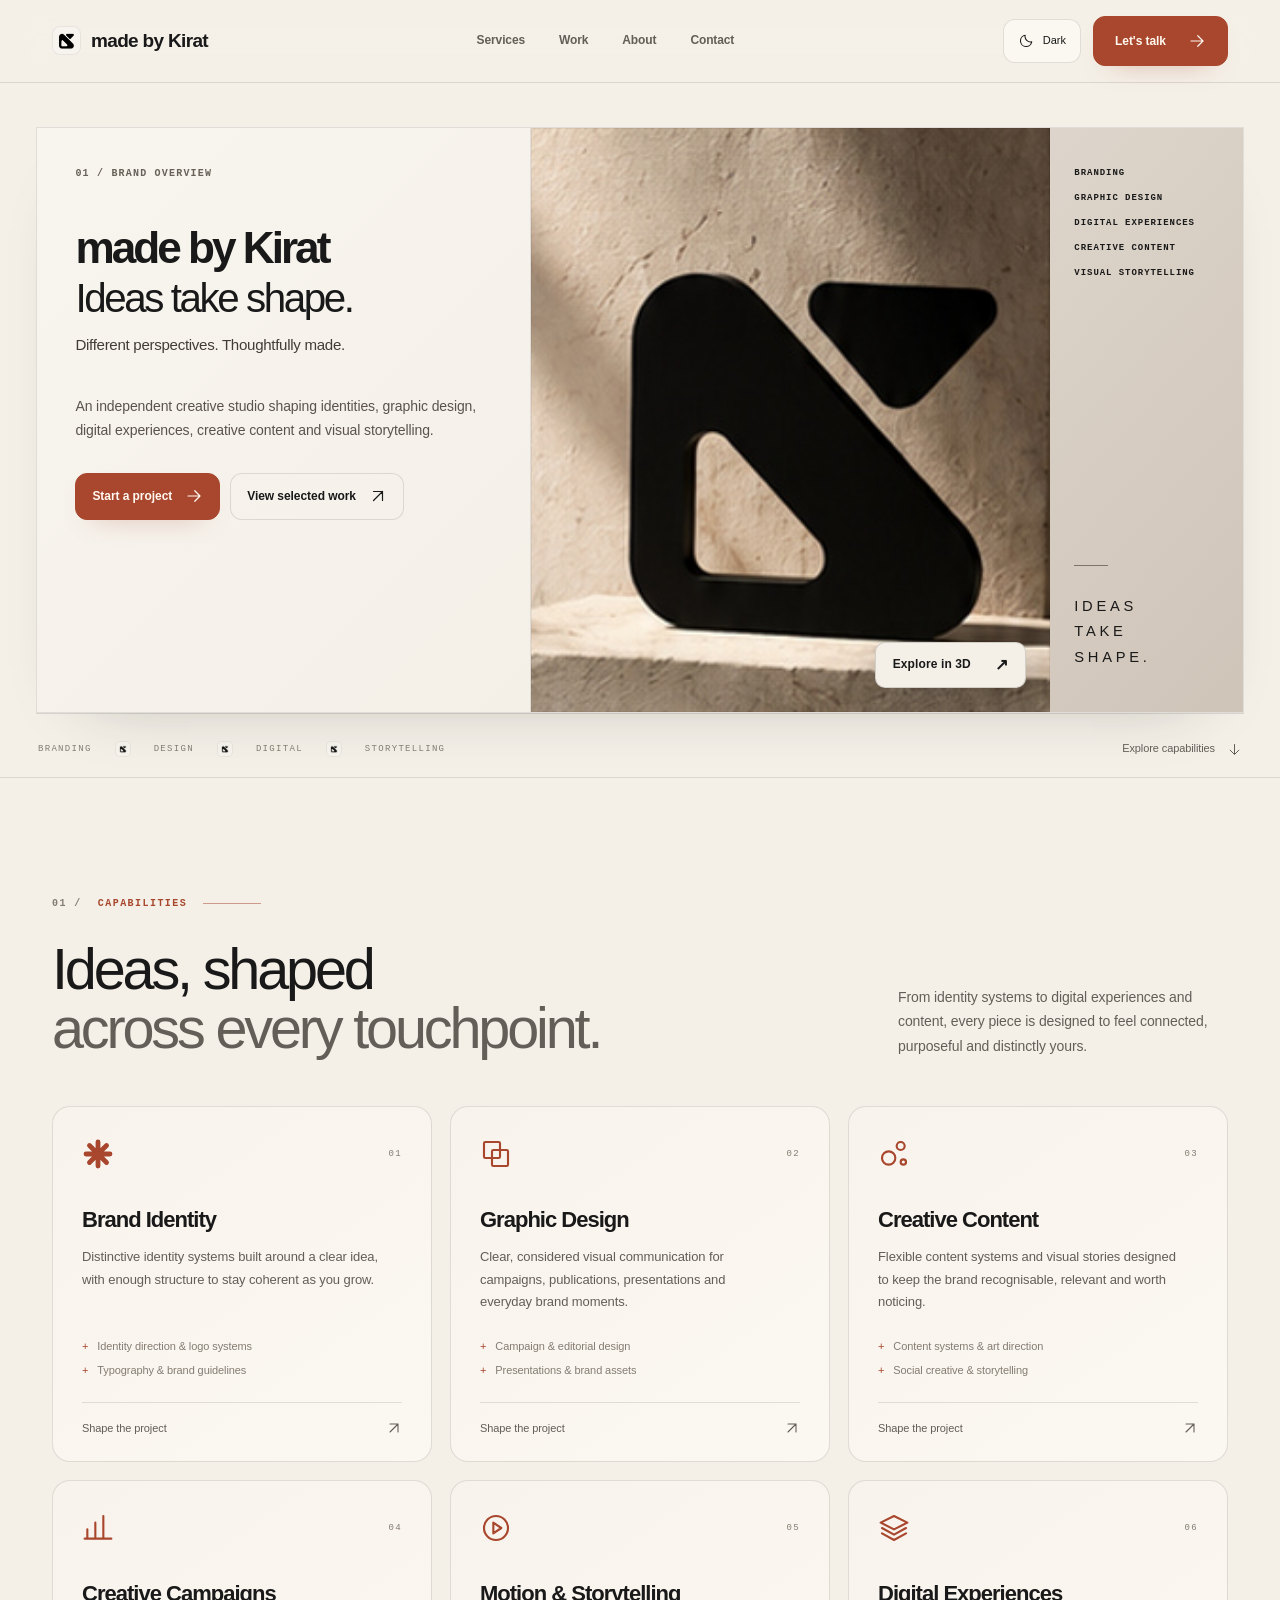
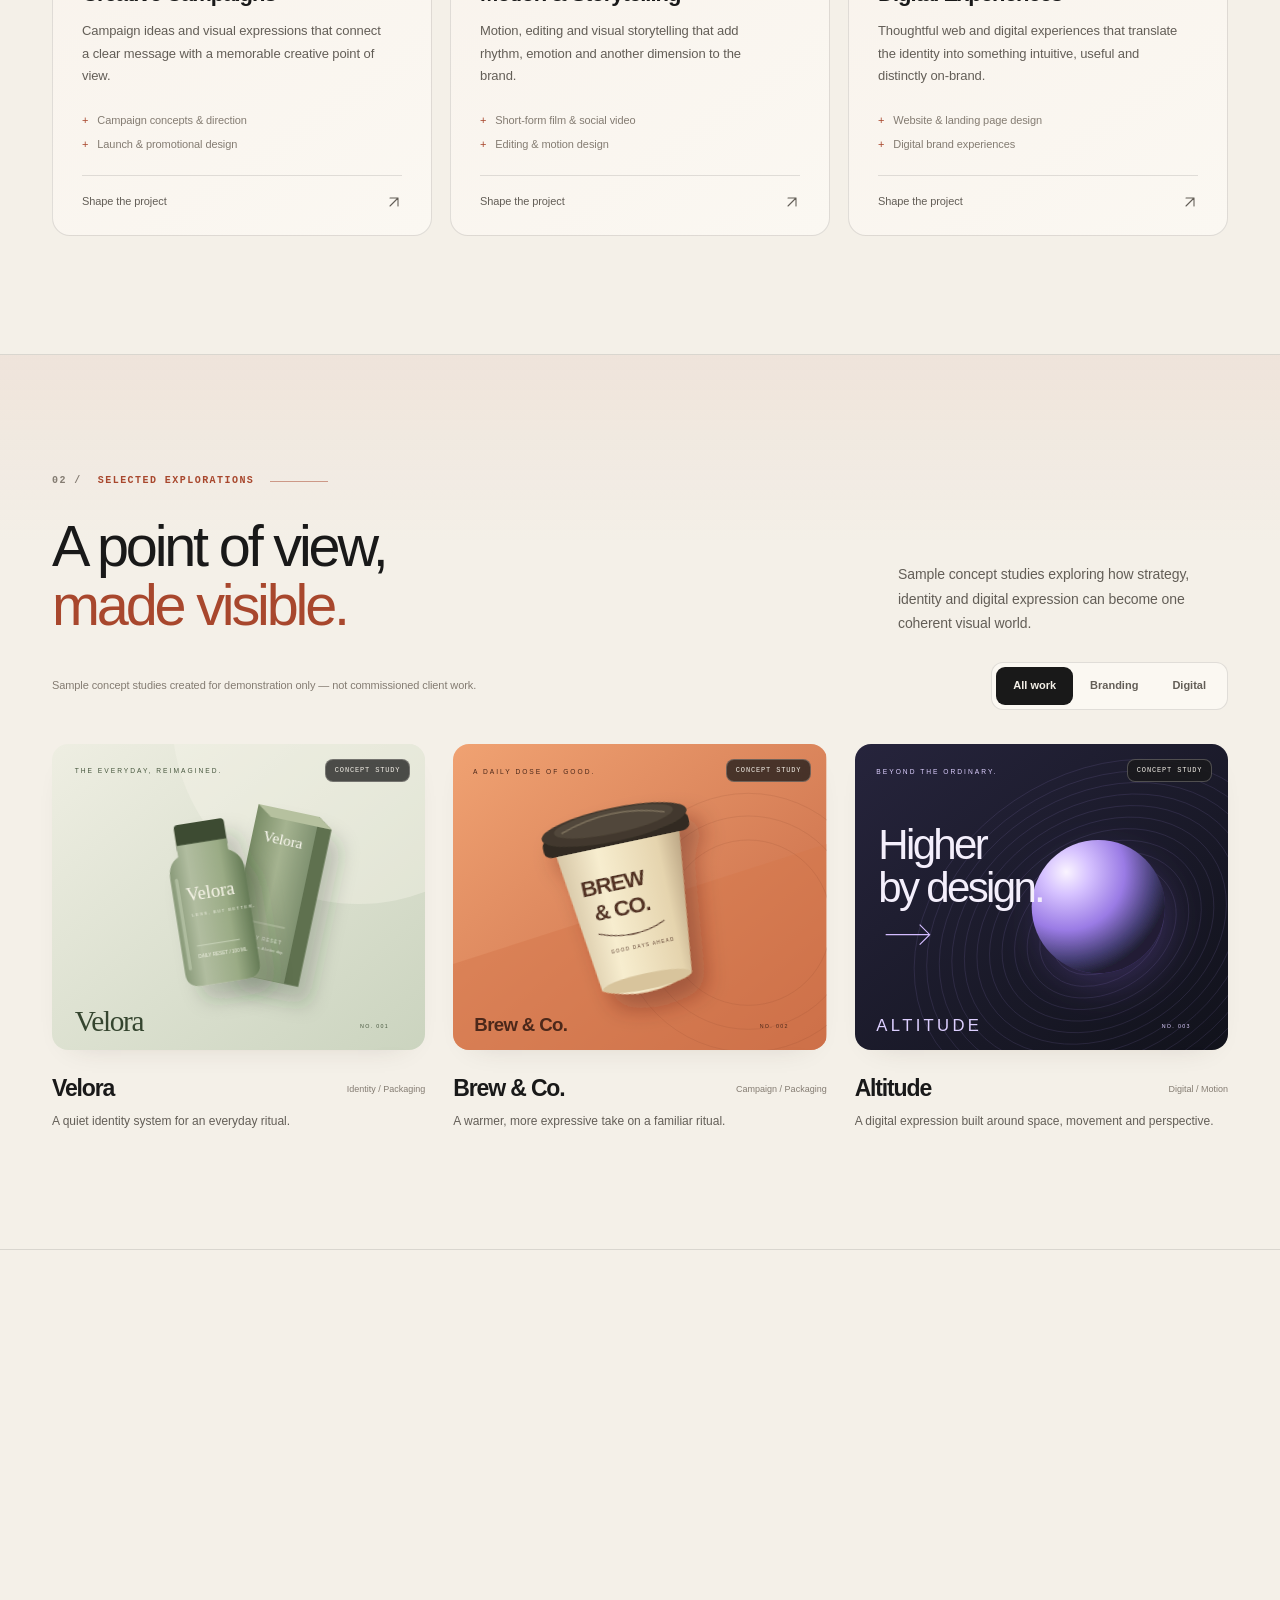
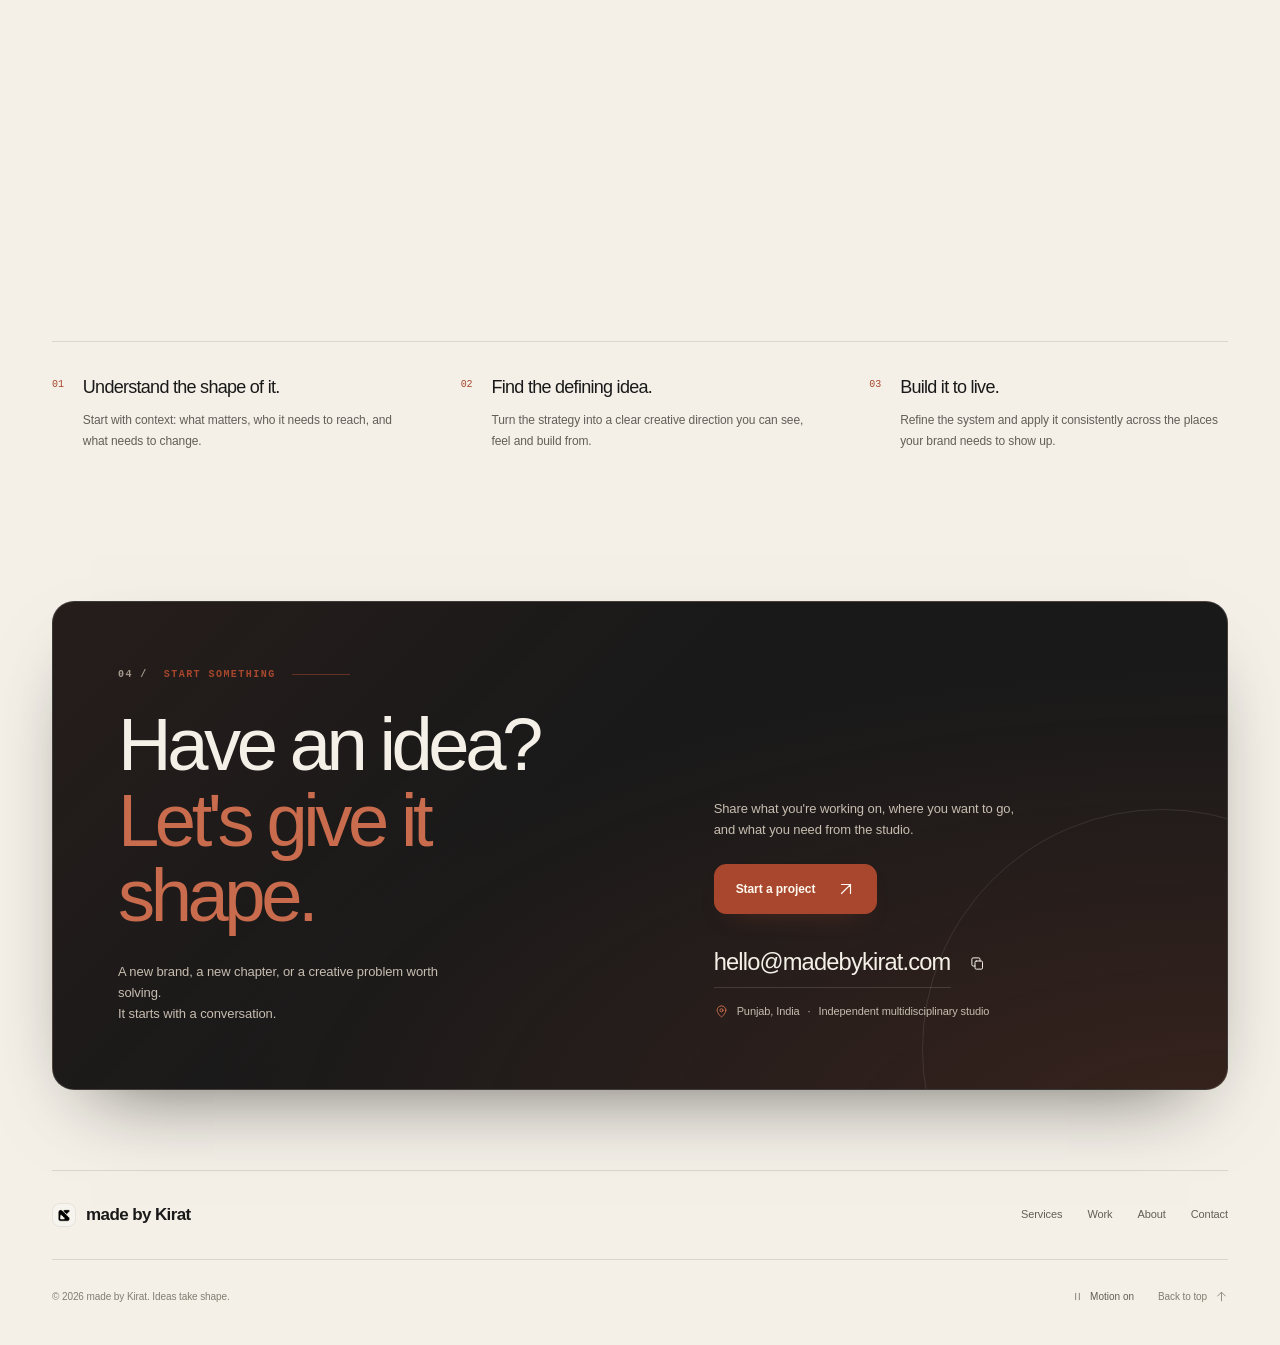
<file: index.html>
<!doctype html>
<!--
  made by Kirat / Standalone creative-studio website
  Static HTML/CSS/JavaScript with local image assets; no build step.
  The optional 3D feature loads model-viewer externally only after a visitor clicks.
  EDIT: search for "CONTENT CONFIG" below and the clearly labelled HTML sections.
  Portfolio studies are fictional concepts, NOT claims of real client work.
  Contact prepares an email draft; it does NOT send or store submissions.
-->
<html lang="en" data-theme="light" data-motion="on">
<head>
  <meta charset="utf-8">
  <meta name="viewport" content="width=device-width, initial-scale=1">
  <meta name="description" content="made by Kirat is an independent multidisciplinary creative studio shaping distinctive brands, graphic systems, digital experiences, creative content and visual stories.">
  <meta name="theme-color" content="#F4F0E8">
  <meta name="color-scheme" content="dark light">
  <meta property="og:title" content="made by Kirat — Ideas take shape.">
  <meta property="og:description" content="Different perspectives. Thoughtfully made. Branding, graphic design, digital experiences, creative content and visual storytelling.">
  <meta property="og:type" content="website">
  <title>made by Kirat — Independent Creative Studio</title>
  <link rel="icon" type="image/png" href="[data-uri]">
  <script>
    /* Read preferences early to avoid a theme flash. Storage is optional. */
    (() => {
      const root = document.documentElement;
      try {
        const theme = localStorage.getItem('mbk-theme');
        if (theme === 'light' || theme === 'dark') root.dataset.theme = theme;
        const savedMotion = localStorage.getItem('mbk-motion');
        if (savedMotion === 'off' || matchMedia('(prefers-reduced-motion: reduce)').matches) root.dataset.motion = 'off';
      } catch (_) {
        if (matchMedia('(prefers-reduced-motion: reduce)').matches) root.dataset.motion = 'off';
      }
    })();
  </script>
  <script>
    /* The first-visit intro is optional and never runs for reduced-motion visitors. */
    (() => {
      try {
        const prefersReducedMotion = window.matchMedia('(prefers-reduced-motion: reduce)').matches;
        if (!prefersReducedMotion && document.documentElement.dataset.motion !== 'off' && sessionStorage.getItem('mbk-intro-seen') !== 'yes') {
          document.documentElement.classList.add('mbk-intro-pending');
        }
      } catch (_) { /* Restricted storage: show the website without an intro. */ }
    })();
  </script>
  <style>
    /* ==================== DESIGN TOKENS / THEMES ==================== */
    :root {
      --bg:#0c100f; --surface:#121815; --surface-2:#18211c; --fg:#f2f2e9;
      --muted:#a6aea7; --quiet:#8c988f; --accent:#b5f6cc; --accent-ink:#102a1b;
      --line:rgba(211,233,216,.13); --line-hover:rgba(181,246,204,.43);
      --header:rgba(12,16,15,.86); --glow:rgba(101,202,139,.09);
      --shadow:0 20px 65px -25px rgba(0,0,0,.65); --small-shadow:0 8px 22px rgba(0,0,0,.17);
      --font:Arial,Helvetica,sans-serif; --mono:ui-monospace,SFMono-Regular,Consolas,"Liberation Mono",monospace;
      --ease:cubic-bezier(.22,1,.36,1); --max:1248px; --radius:20px;
      color-scheme:dark;
    }
    :root[data-theme="light"] {
      --bg:#f3f4ed; --surface:#fafbf5; --surface-2:#e7ece1; --fg:#19261e;
      --muted:#536157; --quiet:#637266; --accent:#216742; --accent-ink:#102a1b;
      --line:rgba(25,51,32,.15); --line-hover:rgba(33,103,66,.45);
      --header:rgba(243,244,237,.88); --glow:rgba(84,158,93,.10);
      --shadow:0 22px 62px -30px rgba(41,63,40,.3); --small-shadow:0 8px 22px rgba(41,63,40,.08);
      color-scheme:light;
    }
    /* ==================== BASE ==================== */
    *,*::before,*::after { box-sizing:border-box; }
    html { scroll-behavior:smooth; scroll-padding-top:108px; }
    body { margin:0; font-family:var(--font); background:var(--bg); color:var(--fg); line-height:1.6; -webkit-font-smoothing:antialiased; transition:background-color .3s,color .3s; }
    body.dialog-open { overflow:hidden; }
    button,input,textarea,select { font:inherit; }
    button,a,input,textarea,select { -webkit-tap-highlight-color:transparent; }
    button { cursor:pointer; }
    a { color:inherit; text-decoration:none; }
    button { color:inherit; }
    img,svg { display:block; max-width:100%; }
    h1,h2,h3,p { margin:0; }
    ::selection { color:#0c2416; background:#b5f6cc; }
    :focus-visible { outline:3px solid var(--accent); outline-offset:5px; }
    [hidden] { display:none!important; }
    .container { width:min(var(--max),calc(100% - 96px)); margin-inline:auto; }
    .icon { width:20px; height:20px; flex-shrink:0; }
    .mono { font-family:var(--mono); font-size:10px; font-weight:400; letter-spacing:.13em; text-transform:uppercase; }
    .muted { color:var(--muted); }
    .accent { color:var(--accent); }
    .sr-only { position:absolute; width:1px; height:1px; margin:-1px; padding:0; overflow:hidden; clip:rect(0,0,0,0); white-space:nowrap; border:0; }
    .skip-link { position:fixed; z-index:100; left:24px; top:-100px; border-radius:8px; padding:12px 20px; background:var(--accent); color:var(--accent-ink); }
    .skip-link:focus { top:16px; }
    .btn { min-height:52px; display:inline-flex; justify-content:center; align-items:center; gap:28px; padding:13px 23px; border-radius:99px; border:1px solid var(--line); background:transparent; font-size:13px; font-weight:600; line-height:1.4; transition:transform .3s var(--ease),box-shadow .3s,background-color .3s,border-color .3s; }
    .btn:hover { transform:translateY(-3px); border-color:var(--line-hover); box-shadow:var(--small-shadow); }
    .btn .icon { width:18px; height:18px; transition:transform .3s var(--ease); }
    .btn:hover .icon { transform:translateX(3px); }
    .btn-primary { background:#b5f6cc; color:#14281b; border-color:#b5f6cc; box-shadow:0 7px 30px -16px rgba(181,246,204,.8); }
    .btn-primary:hover { background:#caffdc; border-color:#caffdc; box-shadow:0 10px 35px -16px rgba(181,246,204,.75); }
    .icon-btn { display:inline-flex; justify-content:center; align-items:center; width:44px; height:44px; flex-shrink:0; background:transparent; border:1px solid var(--line); border-radius:50%; transition:background .2s,border-color .2s; }
    .icon-btn:hover { border-color:var(--line-hover); background:var(--surface-2); }
    .text-link { display:inline-flex; align-items:center; gap:12px; padding:9px 0; border-bottom:1px solid var(--line); font-size:13px; font-weight:600; }
    .text-link:hover { color:var(--accent); border-color:var(--accent); }
    .section { padding:110px 0; border-top:1px solid var(--line); }
    .eyebrow { display:flex; align-items:center; gap:16px; color:var(--accent); font-family:var(--mono); font-size:10px; line-height:1.6; letter-spacing:.17em; text-transform:uppercase; }
    .eyebrow .number { color:var(--quiet); }
    .eyebrow::after { content:""; width:46px; height:1px; background:var(--line-hover); }
    .section-title { font-size:clamp(38px,4.5vw,62px); font-weight:500; letter-spacing:-.06em; line-height:1.07; }
    .section-title .soft { color:var(--muted); }
    .section-head { display:flex; justify-content:space-between; align-items:flex-end; gap:50px; margin:24px 0 42px; }
    .section-head p { max-width:330px; color:var(--muted); font-size:14px; }
    /* ==================== NAVIGATION ==================== */
    .site-header { position:sticky; top:0; z-index:30; background:var(--header); backdrop-filter:blur(18px); -webkit-backdrop-filter:blur(18px); border-bottom:1px solid var(--line); }
    .nav { min-height:86px; display:flex; justify-content:space-between; align-items:center; gap:28px; }
    .brand { display:inline-flex; align-items:center; gap:10px; font-size:19px; font-weight:600; letter-spacing:-.7px; white-space:nowrap; }
    .brand-mark { color:var(--accent); width:29px; height:29px; flex-shrink:0; }
    .nav-links { display:flex; gap:30px; align-items:center; }
    .nav-links a { position:relative; padding:15px 0; color:var(--muted); font-size:12px; transition:color .2s; }
    .nav-links a:hover,.nav-links a[aria-current="location"] { color:var(--fg); }
    .nav-links a::after { content:""; position:absolute; bottom:6px; left:0; width:100%; height:1px; background:var(--accent); transform:scaleX(0); transform-origin:left; transition:transform .3s var(--ease); }
    .nav-links a:hover::after,.nav-links a[aria-current="location"]::after { transform:scaleX(1); }
    .nav-actions { display:flex; align-items:center; gap:12px; }
    .nav-cta { min-height:44px; font-size:12px; padding:10px 20px; gap:18px; }
    .theme-toggle { display:flex; align-items:center; gap:9px; padding:0 14px; min-height:44px; border-radius:99px; background:var(--surface); border:1px solid var(--line); font-size:11px; }
    .theme-toggle .icon { width:16px; height:16px; }
    .theme-toggle:hover { border-color:var(--line-hover); }
    [data-theme="dark"] .moon-icon,[data-theme="light"] .sun-icon { display:none; }
    .menu-toggle { display:none; }
    .scroll-progress { position:absolute; left:0; bottom:-1px; height:2px; width:100%; background:var(--accent); transform:scaleX(0); transform-origin:left; opacity:.65; }
    /* ==================== HERO ==================== */
    .hero { position:relative; padding-top:68px; overflow:hidden; }
    .hero-grid { display:grid; grid-template-columns:1.07fr 1fr; align-items:center; gap:20px; min-height:620px; }
    .hero-copy { padding:24px 0 46px; position:relative; z-index:2; }
    .hero-kicker { display:flex; gap:10px; align-items:center; margin-bottom:31px; color:var(--muted); font-family:var(--mono); font-size:10px; letter-spacing:.17em; text-transform:uppercase; }
    .status-dot { display:inline-block; width:6px; height:6px; border-radius:50%; background:var(--accent); box-shadow:0 0 0 5px var(--glow); flex-shrink:0; }
    .hero h1 { font-size:clamp(64px,7.2vw,104px); line-height:1.00; font-weight:500; letter-spacing:-.074em; }
    .hero h1 span { display:block; color:var(--accent); }
    .hero-description { max-width:365px; margin-top:28px; font-size:16px; line-height:1.8; color:var(--muted); }
    .hero-actions { display:flex; gap:13px; margin-top:29px; flex-wrap:wrap; }
    .hero-footnote { display:flex; gap:12px; align-items:center; margin-top:38px; color:var(--quiet); font-size:11px; }
    .hero-footnote svg { width:30px; height:30px; color:var(--accent); }
    .hero-footnote span { max-width:220px; line-height:1.5; }
    .hero-visual { min-width:0; width:100%; aspect-ratio:1/1; position:relative; isolation:isolate; }
    .hero-visual::before { content:""; position:absolute; inset:9% -3% 3%; border-radius:50%; background:radial-gradient(ellipse,var(--glow),transparent 68%); }
    .visual-grid { position:absolute; inset:3%; border-radius:50%; background-image:linear-gradient(var(--line) 1px,transparent 1px),linear-gradient(90deg,var(--line) 1px,transparent 1px); background-size:48px 48px; opacity:.22; mask-image:radial-gradient(circle,#000,transparent 67%); -webkit-mask-image:radial-gradient(circle,#000,transparent 67%); }
    .orbit { position:absolute; left:9%; top:11%; width:83%; height:76%; border:1px solid var(--line); border-radius:50%; transform:rotate(-27deg); }
    .orbit::before { content:""; position:absolute; width:6px; height:6px; border-radius:50%; background:var(--accent); left:12%; top:12%; box-shadow:0 0 20px var(--accent); }
    .orbit-two { left:1%; top:32%; width:98%; height:30%; transform:rotate(-32deg); opacity:.65; }
    .orbit-two::before { width:4px; height:4px; left:90%; top:18%; }
    .sculpture { width:105%; max-width:none; position:absolute; left:-3%; top:-3%; transform-origin:50% 50%; animation:sculpture-float 10s ease-in-out infinite; }
    @keyframes sculpture-float { 0%,100% { transform:translateY(0) rotate(-4deg); } 50% { transform:translateY(-16px) rotate(6deg); } }
    .visual-corner { position:absolute; top:4%; left:6%; font-family:var(--mono); color:var(--quiet); font-size:9px; letter-spacing:.15em; line-height:1.8; }
    .visual-corner::before { content:"+"; display:block; color:var(--accent); font-size:20px; line-height:1.5; }
    .visual-caption { position:absolute; right:1%; top:8%; text-align:right; font-family:var(--mono); color:var(--quiet); font-size:9px; letter-spacing:.15em; line-height:1.9; }
    .float-card { position:absolute; z-index:2; bottom:7%; right:0; width:221px; padding:21px; border:1px solid var(--line-hover); border-radius:15px; background:var(--header); backdrop-filter:blur(16px); -webkit-backdrop-filter:blur(16px); box-shadow:var(--shadow),inset 0 1px 0 rgba(255,255,255,.04); transform:rotate(5deg); animation:card-float 8s ease-in-out infinite; }
    @keyframes card-float { 0%,100% { transform:translateY(0) rotate(5deg); } 50% { transform:translateY(10px) rotate(2deg); } }
    .float-card-top { display:flex; align-items:center; justify-content:space-between; gap:10px; color:var(--muted); font-family:var(--mono); font-size:8px; letter-spacing:.11em; text-transform:uppercase; }
    .float-card-top .brand-mark { width:18px; height:18px; }
    .float-card p { font-size:25px; font-weight:500; line-height:1.1; letter-spacing:-.05em; margin:22px 0; }
    .float-card-bottom { display:flex; justify-content:space-between; align-items:center; border-top:1px solid var(--line); padding-top:12px; }
    .swatches { display:flex; }
    .swatches span { width:16px; height:16px; border-radius:50%; background:#b5f6cc; border:1px solid rgba(255,255,255,.14); }
    .swatches span:nth-child(2) { background:#5b8768; margin-left:-3px; }
    .swatches span:nth-child(3) { background:#eae9dc; margin-left:-3px; }
    .float-card-bottom .mono { font-size:8px; color:var(--quiet); }
    .floating-tag { position:absolute; bottom:12%; left:3%; display:flex; align-items:center; gap:10px; font-family:var(--mono); font-size:8px; letter-spacing:.14em; color:var(--muted); text-transform:uppercase; transform:rotate(-5deg); }
    .floating-tag .icon { width:34px; height:34px; padding:8px; border:1px solid var(--line); border-radius:50%; color:var(--accent); }
    .hero-bottom { display:flex; align-items:center; justify-content:space-between; min-height:81px; padding:22px 0; gap:25px; border-top:1px solid var(--line); color:var(--quiet); }
    .hero-bottom .mono { font-size:9px; }
    .hero-bottom a { display:flex; gap:12px; align-items:center; color:var(--muted); font-size:11px; }
    .hero-bottom a .icon { width:15px; height:15px; transform:rotate(90deg); }
    .discipline-row { display:flex; align-items:center; gap:23px; }
    .discipline-row .brand-mark { width:13px; height:13px; }
    /* ==================== SERVICES ==================== */
    .services-grid { display:grid; grid-template-columns:repeat(3,minmax(0,1fr)); gap:15px; }
    .service-card { display:flex; flex-direction:column; position:relative; overflow:hidden; padding:28px 27px 22px; background:var(--surface); border:1px solid var(--line); border-radius:var(--radius); transition:transform .35s var(--ease),box-shadow .35s,border-color .35s; }
    .service-card::before { content:""; position:absolute; inset:0; opacity:0; pointer-events:none; background:radial-gradient(350px circle at var(--mx,50%) var(--my,50%),var(--glow),transparent 75%); transition:opacity .35s; }
    .service-card:hover { transform:translateY(-5px); border-color:var(--line-hover); box-shadow:var(--shadow); }
    .service-card:hover::before { opacity:1; }
    .service-card>* { position:relative; }
    .service-top { display:flex; align-items:center; justify-content:space-between; margin-bottom:32px; }
    .service-icon { width:32px; height:32px; color:var(--accent); }
    .service-number { color:var(--quiet); font-size:9px; }
    .service-card h3 { margin-bottom:9px; font-size:21px; font-weight:500; letter-spacing:-.04em; }
    .service-card p { color:var(--muted); font-size:13px; line-height:1.75; min-height:69px; max-width:300px; }
    .service-tags { display:flex; flex-direction:column; gap:6px; margin-top:23px; padding-bottom:22px; font-size:11px; color:var(--quiet); }
    .service-tags span::before { content:"+"; color:var(--accent); margin-right:9px; }
    .service-link { margin-top:auto; display:flex; align-items:center; justify-content:space-between; border-top:1px solid var(--line); padding-top:17px; font-size:11px; color:var(--muted); }
    .service-link .icon { width:16px; height:16px; transition:transform .25s; }
    .service-link:hover { color:var(--accent); }
    .service-link:hover .icon { transform:translate(2px,-2px); }
    /* ==================== SELECTED WORK ==================== */
    .work-section { background:linear-gradient(var(--glow),transparent 180px); }
    .work-section .section-head { margin-bottom:26px; }
    .work-toolbar { display:flex; align-items:center; justify-content:space-between; gap:24px; margin-bottom:30px; }
    .work-notice { max-width:520px; color:var(--quiet); font-size:11px; }
    .filters { display:flex; flex-shrink:0; padding:4px; background:var(--surface); border:1px solid var(--line); border-radius:99px; }
    .filter { border:0; background:transparent; min-height:38px; padding:7px 17px; color:var(--muted); font-size:11px; border-radius:99px; transition:background .2s,color .2s; }
    .filter[aria-pressed="true"] { background:var(--fg); color:var(--bg); }
    .work-grid { display:grid; grid-template-columns:repeat(3,minmax(0,1fr)); gap:24px; }
    .project-button { display:block; width:100%; padding:0; text-align:left; border:0; background:transparent; border-radius:var(--radius); }
    .work-art { display:block; position:relative; overflow:hidden; border-radius:var(--radius); isolation:isolate; box-shadow:var(--small-shadow); }
    .work-art>svg { width:100%; height:auto; transition:transform .7s var(--ease); }
    .project-button:hover .work-art>svg { transform:scale(1.045); }
    .concept-label { position:absolute; top:15px; right:15px; border:1px solid rgba(255,255,255,.22); background:rgba(15,24,18,.68); backdrop-filter:blur(10px); color:#f5f6ed; font-family:var(--mono); font-size:7px; text-transform:uppercase; letter-spacing:.1em; padding:5px 9px; border-radius:99px; }
    .project-open { position:absolute; bottom:15px; right:15px; width:40px; height:40px; background:#f5f6ed; color:#17291c; border-radius:50%; display:grid; place-items:center; transform:translateY(65px); transition:transform .4s var(--ease); box-shadow:0 5px 25px rgba(0,0,0,.15); }
    .project-button:hover .project-open,.project-button:focus-visible .project-open { transform:translateY(0); }
    .work-heading { display:flex; align-items:center; justify-content:space-between; gap:15px; margin-top:20px; }
    .work-name { font-size:22px; font-weight:500; letter-spacing:-.05em; }
    .work-category { color:var(--quiet); font-size:9px; }
    .work-description { display:block; color:var(--muted); margin-top:5px; font-size:12px; }
    .work-empty { color:var(--muted); padding:40px 0; }
    /* ==================== ABOUT / PROCESS ==================== */
    .about-grid { display:grid; grid-template-columns:.9fr 1.1fr; align-items:center; gap:90px; }
    .about-art { position:relative; display:flex; flex-direction:column; aspect-ratio:1/.95; border-radius:var(--radius); border:1px solid var(--line); background:radial-gradient(ellipse at 60% 70%,var(--glow),transparent 65%),var(--surface); overflow:hidden; padding:29px; box-shadow:var(--shadow); }
    .about-art-top { display:flex; justify-content:space-between; color:var(--quiet); font-family:var(--mono); font-size:8px; letter-spacing:.13em; text-transform:uppercase; }
    .about-initial { margin:auto; position:relative; z-index:1; font-size:clamp(140px,18vw,240px); font-weight:500; letter-spacing:-.12em; line-height:1; color:var(--fg); text-shadow:12px 18px 1px var(--surface-2),20px 35px 25px rgba(0,0,0,.12); transform:rotate(-9deg); }
    .about-initial span { color:var(--accent); }
    .about-orbit { position:absolute; width:100%; height:34%; border:1px solid var(--line-hover); border-radius:50%; left:-3%; top:40%; transform:rotate(-33deg); }
    .about-art-bottom { position:relative; display:flex; justify-content:space-between; align-items:flex-end; font-size:12px; line-height:1.5; color:var(--muted); }
    .about-art-bottom .brand-mark { width:37px; height:37px; }
    .about-copy .eyebrow { margin-bottom:24px; }
    .about-copy>p { margin-top:25px; max-width:475px; color:var(--muted); font-size:14px; line-height:1.9; }
    .about-copy .text-link { margin-top:20px; }
    .values { display:grid; grid-template-columns:1fr 1fr; gap:22px; margin-top:33px; }
    .value { display:flex; gap:11px; padding-top:17px; border-top:1px solid var(--line); color:var(--muted); font-size:11px; line-height:1.6; }
    .value .icon { color:var(--accent); width:19px; height:19px; }
    .value strong { display:block; color:var(--fg); font-weight:500; }
    .process { display:grid; grid-template-columns:repeat(3,minmax(0,1fr)); margin-top:85px; padding-top:31px; border-top:1px solid var(--line); gap:50px; }
    .process-step { display:flex; gap:19px; }
    .step-number { color:var(--accent); font-family:var(--mono); font-size:10px; padding-top:4px; }
    .process h3 { font-size:18px; font-weight:500; letter-spacing:-.04em; margin-bottom:8px; }
    .process p { font-size:12px; color:var(--muted); line-height:1.8; }
    /* ==================== CONTACT / FOOTER ==================== */
    .contact-section { padding:30px 0 80px; }
    .contact-box { position:relative; overflow:hidden; padding:65px; border:1px solid var(--line-hover); border-radius:26px; background:radial-gradient(ellipse at 98% 110%,var(--glow),transparent 65%),var(--surface); box-shadow:var(--shadow); }
    .contact-box::after { content:""; position:absolute; width:480px; height:480px; border:1px solid var(--line); border-radius:50%; right:-175px; bottom:-200px; pointer-events:none; }
    .contact-content { display:grid; grid-template-columns:1.15fr 1fr; gap:80px; align-items:end; position:relative; z-index:1; }
    .contact-title { font-size:clamp(42px,5.8vw,78px); font-weight:500; letter-spacing:-.064em; line-height:1.02; margin:24px 0 28px; }
    .contact-title span { color:var(--accent); }
    .contact-left>p { color:var(--muted); font-size:13px; max-width:350px; }
    .contact-right { padding-bottom:4px; }
    .contact-right>p { color:var(--muted); font-size:13px; margin-bottom:23px; max-width:310px; }
    .email-row { display:flex; flex-wrap:wrap; gap:8px; align-items:center; margin-top:25px; }
    .email-link { font-size:clamp(16px,1.85vw,25px); letter-spacing:-.035em; border-bottom:1px solid var(--line); padding:5px 0; overflow-wrap:anywhere; }
    .email-link:hover { color:var(--accent); }
    .copy-email { width:38px; height:38px; min-width:38px; border:0; }
    .copy-email .icon { width:15px; height:15px; }
    .contact-location { display:flex; align-items:center; gap:8px; margin-top:15px; color:var(--muted); font-size:11px; }
    .contact-location .icon { width:15px; height:15px; color:var(--accent); }
    .footer-top { display:flex; justify-content:space-between; align-items:center; gap:25px; padding:30px 0; border-top:1px solid var(--line); }
    .footer-top .brand { font-size:17px; }
    .footer-top .brand-mark { width:24px; height:24px; }
    .footer-nav { display:flex; gap:25px; color:var(--muted); font-size:11px; }
    .footer-nav a:hover { color:var(--accent); }
    .footer-bottom { display:flex; align-items:center; justify-content:space-between; gap:25px; padding:19px 0 30px; color:var(--quiet); border-top:1px solid var(--line); font-size:10px; }
    .footer-tools { display:flex; align-items:center; gap:24px; }
    .motion-toggle { display:flex; gap:7px; align-items:center; background:transparent; border:0; padding:10px 0; color:var(--muted); font-size:10px; }
    .motion-toggle .icon { width:11px; height:11px; }
    .back-top { display:flex; gap:8px; align-items:center; }
    .back-top .icon { width:13px; height:13px; transform:rotate(-90deg); }
    /* ==================== DIALOGS / FORMS ==================== */
    dialog { width:min(650px,calc(100% - 32px)); max-height:90dvh; padding:0; background:var(--surface); color:var(--fg); border:1px solid var(--line-hover); border-radius:22px; box-shadow:0 35px 120px rgba(0,0,0,.4); }
    dialog::backdrop { background:rgba(4,12,7,.78); backdrop-filter:blur(8px); }
    .dialog-inner { padding:36px; }
    .dialog-top { display:flex; align-items:center; justify-content:space-between; gap:20px; margin-bottom:24px; }
    .dialog-top .eyebrow { font-size:9px; }
    .dialog-top .icon-btn { width:39px; height:39px; }
    .dialog-title { font-size:42px; font-weight:500; line-height:1.06; letter-spacing:-.06em; margin-bottom:15px; }
    .dialog-description { color:var(--muted); font-size:13px; line-height:1.85; }
    .project-detail-grid { display:grid; grid-template-columns:1fr 1fr; gap:24px; margin:29px 0; }
    .project-detail-grid>div { padding-top:20px; border-top:1px solid var(--line); }
    .project-detail-grid h3 { font-family:var(--mono); text-transform:uppercase; font-size:9px; letter-spacing:.1em; color:var(--accent); margin-bottom:10px; font-weight:400; }
    .project-detail-grid p { color:var(--muted); font-size:12px; line-height:1.85; }
    .concept-disclosure { padding:14px 16px; background:var(--surface-2); border:1px solid var(--line); border-radius:10px; color:var(--muted); font-size:11px; line-height:1.7; margin:25px 0; }
    .brief-form { margin-top:24px; }
    .form-row { display:grid; grid-template-columns:1fr 1fr; gap:16px; }
    .field { display:flex; flex-direction:column; gap:7px; margin-bottom:16px; }
    .field label { color:var(--fg); font-size:12px; }
    .field input,.field textarea,.field select { width:100%; border:1px solid var(--line); border-radius:10px; padding:11px 13px; background:var(--bg); color:var(--fg); outline-offset:2px; font-size:13px; min-height:45px; }
    .field input::placeholder,.field textarea::placeholder { color:var(--quiet); opacity:1; }
    .field textarea { resize:vertical; min-height:98px; }
    .form-note { color:var(--muted); font-size:11px; line-height:1.8; margin:5px 0 19px; }
    .draft-result { margin-top:22px; padding:20px; background:var(--surface-2); border:1px solid var(--line-hover); border-radius:13px; }
    .draft-result h3 { font-size:18px; font-weight:500; margin-bottom:8px; }
    .draft-result p { font-size:12px; color:var(--muted); }
    .draft-actions { display:flex; flex-wrap:wrap; gap:10px; margin-top:17px; }
    .draft-actions .btn { min-height:44px; font-size:11px; padding:11px 16px; gap:12px; }
    .toast { position:fixed; z-index:100; bottom:24px; left:50%; transform:translate(-50%,20px); opacity:0; pointer-events:none; width:max-content; max-width:calc(100% - 32px); padding:12px 20px; border:1px solid var(--line-hover); border-radius:99px; background:var(--surface); color:var(--fg); font-size:12px; text-align:center; box-shadow:var(--shadow); transition:transform .3s var(--ease),opacity .3s; }
    .toast.is-visible { transform:translate(-50%,0); opacity:1; }
    .copy-fallback { width:100%; min-height:110px; margin-top:14px; padding:12px; background:var(--bg); border:1px solid var(--line); color:var(--fg); border-radius:8px; font-size:12px; }
    .no-js-note { padding:12px 20px; text-align:center; color:var(--muted); background:var(--surface); font-size:12px; }
    /* ==================== MOTION / RESPONSIVE ==================== */
    .will-reveal { opacity:0; transform:translateY(24px); transition:opacity .7s var(--ease),transform .7s var(--ease); }
    .will-reveal.is-visible { opacity:1; transform:translateY(0); }
    .service-card.is-visible:hover { transform:translateY(-5px); }
    [data-motion="off"] *,[data-motion="off"] *::before,[data-motion="off"] *::after { animation:none!important; transition:none!important; scroll-behavior:auto!important; }
    [data-motion="off"] { scroll-behavior:auto; }
    [data-motion="off"] .will-reveal { opacity:1; transform:none; }
    @media (prefers-reduced-motion:reduce) {
      html { scroll-behavior:auto!important; }
      *,*::before,*::after { animation:none!important; transition:none!important; }
      .will-reveal { opacity:1!important; transform:none!important; }
    }
    @media (min-width:1600px) { .hero-grid { min-height:690px; } }
    @media (max-width:1100px) {
      .container { width:calc(100% - 64px); }
      .nav-links { gap:23px; }
      .nav { gap:20px; }
      .nav-cta { padding:10px 15px; }
      .hero { padding-top:45px; }
      .hero-grid { min-height:560px; }
      .hero h1 { font-size:clamp(60px,7.5vw,84px); }
      .float-card { width:190px; padding:17px; bottom:2%; }
      .float-card p { font-size:23px; margin:16px 0; }
      .floating-tag { bottom:9%; left:0; }
      .floating-tag span { display:none; }
      .section { padding:88px 0; }
      .about-grid { gap:55px; }
      .contact-box { padding:47px; }
      .contact-content { gap:40px; }
      .work-grid { gap:18px; }
      .work-heading { display:block; }
      .work-category { display:block; margin-top:2px; }
      .work-description { font-size:11px; }
      .discipline-row { gap:14px; }
    }
    @media (max-width:850px) {
      .nav { min-height:76px; }
      .nav-links { gap:17px; }
      .nav-cta { display:none; }
      .hero-grid { gap:10px; }
      .hero h1 { font-size:clamp(54px,7.8vw,68px); }
      .hero-description { font-size:14px; }
      .hero-actions .btn { font-size:11px; padding:13px 18px; gap:13px; }
      .hero-visual { transform:translateY(-25px); }
      .float-card { width:158px; padding:14px; bottom:-6%; }
      .float-card-top { font-size:6px; }
      .float-card p { font-size:21px; }
      .visual-caption,.floating-tag { display:none; }
      .discipline-row { gap:12px; }
      .discipline-row .mono { font-size:8px; letter-spacing:.08em; }
      .services-grid { grid-template-columns:repeat(2,minmax(0,1fr)); }
      .section-head { gap:35px; }
      .section-head p { max-width:265px; font-size:13px; }
      .work-toolbar { align-items:flex-start; }
      .work-grid { gap:15px; }
      .concept-label { font-size:6px; right:9px; top:10px; padding:4px 6px; }
      .work-name { font-size:20px; }
      .work-description { display:none; }
      .project-open { width:32px; height:32px; }
      .about-grid { gap:35px; }
      .about-copy .section-title { font-size:40px; }
      .about-copy>p { font-size:13px; }
      .values { gap:15px; }
      .about-art { aspect-ratio:1/1.15; padding:23px; }
      .process { gap:30px; }
      .contact-content { grid-template-columns:1fr 1fr; gap:30px; }
      .contact-title { font-size:52px; }
      .contact-box { padding:38px; }
      .email-link { font-size:19px; }
    }
    @media (max-width:680px) {
      html { scroll-padding-top:90px; }
      .container { width:calc(100% - 40px); }
      .nav { min-height:72px; gap:15px; }
      .brand { font-size:17px; gap:8px; }
      .brand-mark { width:26px; height:26px; }
      .nav-actions { gap:8px; }
      .theme-toggle { min-height:42px; width:42px; padding:0; justify-content:center; }
      .theme-label { display:none; }
      .menu-toggle { display:flex; width:42px; height:42px; }
      .nav-links { position:absolute; top:calc(100% + 1px); left:0; right:0; padding:14px 20px 23px; background:var(--bg); border-bottom:1px solid var(--line); flex-direction:column; align-items:stretch; gap:0; box-shadow:var(--shadow); }
      .nav-links a { font-size:16px; padding:12px 5px; }
      .nav-links a::after { display:none; }
      .nav-links:not(.is-open) { display:none; }
      .hero { padding-top:34px; }
      .hero-grid { grid-template-columns:1fr; gap:0; min-height:auto; }
      .hero-copy { padding:16px 0 0; }
      .hero-kicker { margin-bottom:24px; font-size:9px; letter-spacing:.12em; }
      .hero h1 { font-size:clamp(60px,13.4vw,88px); letter-spacing:-.073em; }
      .hero-description { margin-top:22px; font-size:14px; max-width:330px; }
      .hero-actions { margin-top:25px; gap:10px; }
      .hero-actions .btn { min-height:48px; font-size:12px; padding:12px 16px; gap:14px; }
      .hero-footnote { margin-top:24px; font-size:10px; }
      .hero-footnote svg { width:27px; height:27px; }
      .hero-visual { max-width:450px; margin:20px auto 27px; transform:none; aspect-ratio:1/1; }
      .brand-sculpture { width:78%; left:11%; top:8%; padding:13%; }
      .visual-corner { top:8%; left:3%; font-size:8px; }
      .visual-caption { display:block; top:10%; font-size:8px; }
      .float-card { width:185px; padding:17px; bottom:5%; right:0; }
      .float-card-top { font-size:7px; }
      .float-card p { font-size:24px; }
      .floating-tag { display:flex; bottom:13%; left:3%; }
      .hero-bottom { padding:19px 0; min-height:65px; }
      .discipline-row { gap:12px; flex-wrap:wrap; }
      .discipline-row .mono { font-size:8px; }
      .discipline-row .brand-mark { width:10px; height:10px; }
      .hero-bottom>a { flex-shrink:0; }
      .hero-bottom>a span { display:none; }
      .section { padding:68px 0; }
      .section-head { display:block; margin-top:23px; margin-bottom:29px; }
      .section-title { font-size:43px; }
      .section-head p { margin-top:21px; max-width:360px; }
      .eyebrow { font-size:9px; }
      .services-grid { gap:12px; }
      .service-card { padding:21px 18px 17px; border-radius:16px; }
      .service-top { margin-bottom:26px; }
      .service-icon { width:28px; height:28px; }
      .service-card h3 { font-size:20px; }
      .service-card p { font-size:12px; min-height:106px; }
      .service-tags { font-size:10px; gap:8px; min-height:75px; margin-top:17px; }
      .service-link { font-size:10px; gap:10px; }
      .service-link .icon { width:14px; height:14px; }
      .work-toolbar { flex-direction:column; gap:20px; margin-bottom:24px; }
      .work-notice { font-size:11px; }
      .filter { padding-inline:19px; }
      .work-grid { grid-template-columns:1fr; gap:33px; }
      .work-heading { display:flex; margin-top:17px; }
      .work-category { margin:0; font-size:10px; }
      .work-name { font-size:24px; }
      .work-description { display:block; font-size:12px; }
      .concept-label { font-size:7px; top:15px; right:15px; padding:5px 9px; }
      .project-open { width:38px; height:38px; transform:none; }
      .about-grid { grid-template-columns:1fr; gap:36px; }
      .about-art { aspect-ratio:1.15/1; max-width:none; padding:27px; }
      .about-initial { font-size:230px; }
      .about-copy .section-title { font-size:43px; }
      .about-copy>p { font-size:14px; }
      .values { gap:24px; }
      .value { font-size:12px; }
      .process { grid-template-columns:1fr; gap:26px; margin-top:44px; padding-top:28px; }
      .process-step { gap:23px; }
      .process p { max-width:370px; font-size:13px; }
      .contact-section { padding:0 0 42px; }
      .contact-box { padding:30px 25px; border-radius:20px; }
      .contact-content { grid-template-columns:1fr; gap:31px; }
      .contact-title { font-size:51px; margin-top:22px; margin-bottom:19px; }
      .contact-right>p { display:none; }
      .contact-right .btn { width:100%; justify-content:space-between; }
      .email-link { font-size:21px; }
      .footer-top { align-items:flex-start; flex-direction:column; gap:24px; padding:25px 0; }
      .footer-nav { gap:28px; }
      .footer-bottom { align-items:flex-start; flex-direction:column; gap:15px; padding:20px 0; }
      .footer-tools { justify-content:space-between; width:100%; }
      .dialog-inner { padding:25px 22px; }
      .dialog-title { font-size:36px; }
      .dialog-top { margin-bottom:20px; }
    }
    @media (max-width:370px) {
      .container { width:calc(100% - 32px); }
      .brand { font-size:15px; }
      .brand-mark { width:23px; height:23px; }
      .nav-actions { gap:6px; }
      .hero h1 { font-size:56px; }
      .hero-actions .btn { padding:12px 16px; gap:12px; font-size:11px; }
      .section-title,.about-copy .section-title { font-size:38px; }
      .services-grid { grid-template-columns:1fr; }
      .service-card p { min-height:0; }
      .service-tags { min-height:0; }
      .service-card { padding:25px; }
      .contact-title { font-size:44px; }
      .contact-box { padding:28px 21px; }
      .email-link { font-size:18px; }
      .form-row,.project-detail-grid { grid-template-columns:1fr; gap:0; }
      .project-detail-grid { gap:20px; }
      .float-card { width:164px; }
    }
    @media (hover:none) { .project-open { transform:none; } }
    @media print {
      .site-header,.hero-visual,.hero-actions,.hero-bottom,.filters,.footer-tools,dialog,.toast,.service-link,.contact-right .btn,.copy-email { display:none!important; }
      body { background:white; color:black; }
      .container { width:100%; }
      .hero,.section { padding:30px 0; }
      .hero-grid,.about-grid,.contact-content { display:block; min-height:auto; }
      .will-reveal { opacity:1; transform:none; }
      .about-art { display:none; }
      .contact-box { background:white; padding:25px; }
    }
  
    /* ==================== MADE BY KIRAT / BRAND THEME REFINEMENT ====================
       Styling-only layer: preserves existing layout, content, interactions and responsive behavior. */
    :root {
      --bg:#171614; --surface:#1F1E1B; --surface-2:#292621; --fg:#F4F0E8;
      --muted:#BDB4A8; --quiet:#938A80; --accent:#C56648; --accent-ink:#FFF8EF;
      --line:rgba(244,240,232,.13); --line-hover:rgba(197,102,72,.52);
      --header:rgba(23,22,20,.89); --glow:rgba(168,71,45,.13);
      --shadow:0 28px 72px -34px rgba(0,0,0,.72); --small-shadow:0 12px 32px -20px rgba(0,0,0,.46);
      --font:"Avenir Next","Segoe UI Variable","Segoe UI","Helvetica Neue",Arial,sans-serif;
      --mono:"SFMono-Regular",Consolas,"Liberation Mono",ui-monospace,monospace;
      --paper:#F4F0E8; --ink:#191919; --clay:#A8472D; --stone:#A7A29A;
      --radius:18px; --ease:cubic-bezier(.22,1,.36,1);
      color-scheme:dark;
    }
    :root[data-theme="light"] {
      --bg:#F4F0E8; --surface:#FBF8F2; --surface-2:#E9E3D9; --fg:#191919;
      --muted:#635E57; --quiet:#847C72; --accent:#A8472D; --accent-ink:#FFF8EF;
      --line:rgba(25,25,25,.12); --line-hover:rgba(168,71,45,.48);
      --header:rgba(244,240,232,.91); --glow:rgba(168,71,45,.075);
      --shadow:0 28px 72px -38px rgba(62,43,34,.27); --small-shadow:0 12px 30px -22px rgba(62,43,34,.23);
      color-scheme:light;
    }

    html { background:var(--bg); }
    body {
      font-family:var(--font);
      font-feature-settings:"kern" 1,"liga" 1,"calt" 1;
      background:
        radial-gradient(900px 500px at 82% -10%, var(--glow), transparent 68%),
        var(--bg);
      letter-spacing:-.006em;
    }
    ::selection { color:var(--accent-ink); background:var(--accent); }
    :focus-visible { outline:2px solid var(--accent); outline-offset:5px; }

    /* Supplied logo artwork is used directly in every brand placement. */
    .brand-mark {
      display:block;
      object-fit:contain;
      flex-shrink:0;
      box-sizing:border-box;
      background:var(--paper);
      padding:4px;
      border:1px solid rgba(25,25,25,.08);
      border-radius:8px;
      box-shadow:0 5px 16px -10px rgba(0,0,0,.4);
    }
    :root[data-theme="light"] .brand-mark {
      background:rgba(255,255,255,.26);
      border-color:rgba(25,25,25,.07);
      box-shadow:none;
    }
    .discipline-row .brand-mark { width:16px; height:16px; padding:3px; border-radius:5px; opacity:.92; }

    .container { width:min(var(--max),calc(100% - 104px)); }
    .section { padding:118px 0; border-top-color:var(--line); }
    .mono, .eyebrow, .hero-kicker { letter-spacing:.145em; }
    .eyebrow { color:var(--accent); font-weight:600; }
    .eyebrow::after { width:58px; background:var(--accent); opacity:.5; }
    .section-title { letter-spacing:-.055em; line-height:1.03; font-weight:520; }
    .section-head { margin:28px 0 48px; gap:72px; }
    .section-head p { line-height:1.75; }

    /* Header: quieter, more editorial, with a warm translucent paper treatment. */
    .site-header {
      background:var(--header);
      backdrop-filter:blur(22px) saturate(115%);
      -webkit-backdrop-filter:blur(22px) saturate(115%);
      border-bottom-color:var(--line);
    }
    .nav { min-height:82px; }
    .brand { font-weight:650; letter-spacing:-.035em; }
    .nav-links { gap:34px; }
    .nav-links a { color:var(--muted); font-size:12px; font-weight:560; letter-spacing:-.01em; }
    .nav-links a::after { bottom:5px; height:2px; border-radius:2px; }
    .scroll-progress { height:2px; opacity:.82; }

    /* Buttons move from tech-green pills to refined clay controls. */
    .btn {
      min-height:50px; gap:22px; padding:13px 21px;
      border-radius:12px; border-color:var(--line);
      background:rgba(255,255,255,.015);
      font-size:12px; font-weight:650; letter-spacing:-.005em;
      box-shadow:none;
    }
    .btn:hover { transform:translateY(-2px); border-color:var(--line-hover); box-shadow:var(--small-shadow); }
    .btn-primary {
      background:var(--accent); color:var(--accent-ink); border-color:var(--accent);
      box-shadow:0 11px 28px -19px rgba(168,71,45,.72);
    }
    .btn-primary:hover { background:#B65335; border-color:#B65335; box-shadow:0 16px 34px -19px rgba(168,71,45,.65); }
    :root[data-theme="dark"] .btn-primary:hover { background:#D07354; border-color:#D07354; }
    .icon-btn { border-radius:12px; }
    .theme-toggle { border-radius:12px; background:var(--surface); }
    .text-link { font-weight:650; border-bottom-color:var(--line); }

    /* Hero: preserve composition; refine type rhythm and palette. */
    .hero { padding-top:74px; }
    .hero-grid { min-height:640px; }
    .hero-kicker { color:var(--quiet); font-weight:600; }
    .status-dot { background:var(--accent); box-shadow:0 0 0 5px var(--glow); }
    .hero h1 { font-weight:520; letter-spacing:-.065em; line-height:.96; }
    .hero h1 span { color:var(--accent); }
    .hero-description { color:var(--muted); line-height:1.75; max-width:390px; }
    .hero-actions { margin-top:32px; }
    .hero-footnote { color:var(--quiet); }
    .hero-visual::before { background:radial-gradient(ellipse,var(--glow),transparent 69%); }
    .visual-grid { opacity:.16; background-size:52px 52px; }
    .brand-sculpture {
      width:76%;
      aspect-ratio:1/1;
      left:12%;
      top:8%;
      padding:13%;
      display:grid;
      place-items:center;
      background:var(--paper);
      border:1px solid rgba(25,25,25,.08);
      border-radius:28px;
      box-shadow:0 30px 70px -30px rgba(0,0,0,.38);
      animation:logo-float 9s ease-in-out infinite;
      overflow:hidden;
    }
    .brand-sculpture img { width:100%; height:100%; object-fit:contain; }
    @keyframes logo-float { 0%,100% { transform:translateY(0); } 50% { transform:translateY(-12px); } }
    :root[data-theme="light"] .brand-sculpture { box-shadow:0 30px 70px -38px rgba(62,43,34,.34); }
    .orbit { border-color:var(--line); }
    .orbit::before { background:var(--accent); box-shadow:0 0 24px rgba(168,71,45,.42); }
    .float-card {
      border-color:var(--line-hover); border-radius:14px;
      background:color-mix(in srgb,var(--surface) 88%,transparent);
      box-shadow:var(--shadow),inset 0 1px 0 rgba(255,255,255,.045);
    }
    .swatches span { background:var(--clay); border-color:rgba(255,255,255,.16); }
    .swatches span:nth-child(2) { background:var(--stone); }
    .swatches span:nth-child(3) { background:var(--paper); }
    .floating-tag .icon { color:var(--accent); }
    .hero-bottom { border-top-color:var(--line); }

    /* Services: tactile paper cards, calmer shadows, stronger hierarchy. */
    .services-grid { gap:18px; }
    .service-card {
      padding:31px 29px 24px;
      background:linear-gradient(145deg,color-mix(in srgb,var(--surface) 97%,var(--accent) 3%),var(--surface));
      border-color:var(--line); border-radius:var(--radius);
      box-shadow:0 1px 0 rgba(255,255,255,.025) inset;
    }
    .service-card::before { background:radial-gradient(420px circle at var(--mx,50%) var(--my,50%),var(--glow),transparent 72%); }
    .service-card:hover { transform:translateY(-4px); border-color:var(--line-hover); box-shadow:var(--shadow); }
    .service-icon { color:var(--accent); }
    .service-card h3 { font-size:22px; font-weight:580; letter-spacing:-.045em; }
    .service-card p { line-height:1.72; }
    .service-tags { color:var(--quiet); }
    .service-tags span::before { color:var(--accent); }

    /* Work stays image-led. Styling around the artwork becomes quieter and more editorial. */
    .work-section { background:linear-gradient(180deg,var(--glow),transparent 190px); }
    .work-toolbar { margin-bottom:34px; }
    .filters { padding:4px; border-radius:12px; background:var(--surface); }
    .filter { border-radius:9px; font-weight:560; }
    .filter[aria-pressed="true"] { background:var(--fg); color:var(--bg); }
    .work-grid { gap:28px; }
    .work-art { border-radius:16px; box-shadow:var(--small-shadow); }
    .concept-label {
      background:rgba(25,25,25,.76); border-color:rgba(244,240,232,.25); color:#F4F0E8;
      border-radius:8px; letter-spacing:.12em;
    }
    .project-open { background:var(--paper); color:var(--ink); box-shadow:0 8px 24px rgba(0,0,0,.17); }
    .work-name { font-size:23px; font-weight:580; }

    /* Studio panel: diagonal graphic cue echoes the finalized mark without copying it. */
    .about-art {
      border-color:var(--line); border-radius:18px;
      background:
        linear-gradient(135deg,transparent 0 60%,color-mix(in srgb,var(--accent) 11%,transparent) 60% 61%,transparent 61%),
        radial-gradient(ellipse at 62% 70%,var(--glow),transparent 66%),
        var(--surface);
      box-shadow:var(--shadow);
    }
    .about-initial {
      color:var(--fg);
      text-shadow:12px 18px 1px var(--surface-2),20px 35px 28px rgba(0,0,0,.10);
    }
    .about-initial span { color:var(--accent); }
    .about-logo {
      width:46%;
      aspect-ratio:1/1;
      margin:auto;
      padding:9%;
      display:grid;
      place-items:center;
      background:var(--paper);
      border:1px solid rgba(25,25,25,.08);
      border-radius:22px;
      box-shadow:0 24px 58px -32px rgba(0,0,0,.48);
      transform:none;
      text-shadow:none;
      font-size:0;
    }
    .about-logo img { width:100%; height:100%; object-fit:contain; display:block; }
    .about-orbit { border-color:var(--line-hover); opacity:.74; }
    .process { border-top-color:var(--line); }
    .step-number { color:var(--accent); }

    /* Contact becomes the strongest dark brand field, regardless of page theme. */
    .contact-box {
      --fg:#F4F0E8; --muted:#C7BDB0; --quiet:#A59A8E;
      --line:rgba(244,240,232,.14); --line-hover:rgba(197,102,72,.58);
      --surface:#211F1C; --surface-2:#2A2722;
      color:var(--fg);
      border-color:rgba(244,240,232,.15); border-radius:22px;
      background:
        linear-gradient(135deg,rgba(168,71,45,.09),transparent 42%),
        radial-gradient(ellipse at 100% 110%,rgba(168,71,45,.22),transparent 62%),
        #191919;
      box-shadow:0 35px 80px -40px rgba(0,0,0,.62);
    }
    .contact-box::after { border-color:rgba(244,240,232,.10); }
    .contact-title { letter-spacing:-.06em; }
    .contact-title span { color:#C96B4D; }
    .contact-left>p,.contact-right>p,.contact-location { color:var(--muted); }
    .contact-location .icon,.email-link:hover { color:#C96B4D; }
    .contact-box .btn-primary { background:#A8472D; border-color:#A8472D; color:#FFF8EF; }
    .contact-box .btn-primary:hover { background:#BC5838; border-color:#BC5838; }

    /* Forms/dialogs retain behavior but match the material palette. */
    dialog { border-radius:18px; border-color:var(--line-hover); box-shadow:0 40px 110px rgba(0,0,0,.42); }
    dialog::backdrop { background:rgba(20,16,13,.72); backdrop-filter:blur(10px); }
    .field input,.field textarea,.field select { border-radius:9px; background:var(--bg); border-color:var(--line); }
    .field input:focus,.field textarea:focus,.field select:focus { border-color:var(--accent); }
    .concept-disclosure,.draft-result { border-radius:10px; }
    .toast { border-radius:10px; }

    /* Footer and micro-details. */
    .footer-top,.footer-bottom { border-color:var(--line); }
    .footer-nav a:hover,.back-top:hover,.motion-toggle:hover { color:var(--accent); }

    @media (max-width:1100px) {
      .container { width:calc(100% - 64px); }
      .section { padding:92px 0; }
    }
    @media (max-width:680px) {
      .container { width:calc(100% - 40px); }
      .section { padding:72px 0; }
      .hero { padding-top:38px; }
      .hero h1 { letter-spacing:-.062em; }
      .btn { border-radius:11px; }
      .service-card { padding:23px 20px 19px; }
      .contact-box { border-radius:18px; }
    }
    @media (max-width:370px) { .container { width:calc(100% - 32px); } }


    
    /* === REFINED EDITORIAL HERO / responsive and image-led === */
    .hero { padding-top:clamp(28px,3.4vw,48px); overflow:visible; }
    .hero .container { width:min(1336px,calc(100% - 72px)); }
    .hero-grid {
      display:grid;
      grid-template-columns:minmax(0,41%) minmax(0,43%) minmax(0,16%);
      min-height:584px;
      gap:0;
      background:var(--surface);
      border:1px solid rgba(25,25,25,.12);
      box-shadow:0 28px 66px -52px rgba(34,28,22,.38);
      overflow:hidden;
      align-items:stretch;
    }
    .hero-copy {
      min-width:0; min-height:584px;
      padding:clamp(30px,3.1vw,46px) clamp(28px,3vw,44px) 34px;
      display:flex; flex-direction:column; align-items:flex-start;
      background:linear-gradient(135deg,#F8F5EF 0%,#F4F0E8 100%);
      border-right:1px solid rgba(25,25,25,.10);
      position:relative; z-index:2;
    }
    .hero-kicker {
      font-family:var(--mono); font-weight:600; font-size:10px;
      letter-spacing:.12em; line-height:1.4; color:#686158;
      margin:0 0 clamp(34px,3.4vw,54px);
      text-transform:uppercase;
    }
    .hero-brandline {
      color:#191919;
      font-size:clamp(36px,3.45vw,58px);
      line-height:1.03; font-weight:700; letter-spacing:-.068em;
      margin:0 0 7px; white-space:nowrap;
    }
    .hero h1 {
      margin:0; color:#191919;
      font-size:clamp(36px,3.15vw,54px); line-height:1.07;
      font-weight:430; letter-spacing:-.06em;
    }
    .hero h1 span { color:inherit; display:inline; }
    .hero-support {
      color:#423C35; font-size:clamp(14px,1.18vw,17px);
      font-weight:440; letter-spacing:-.02em; line-height:1.5; margin:14px 0 0;
    }
    .hero-description {
      color:#5A534B; font-size:14px; line-height:1.7;
      max-width:420px; margin:clamp(25px,3vw,42px) 0 0;
    }
    .hero-actions { margin:30px 0 0; display:flex; flex-wrap:wrap; gap:10px; }
    .hero-actions .btn { min-height:47px; gap:13px; padding:11px 16px; white-space:nowrap; }
    .hero-actions .btn-primary { color:#FFF9F2; background:#A8472D; border-color:#A8472D; }
    .hero-actions .btn-primary:hover { background:#923E2B; border-color:#923E2B; }
    .hero-footnote { display:none; }
    .hero-stage {
      position:relative; width:100%; min-width:0; min-height:584px;
      overflow:hidden; background:#BBAA98;
    }
    .hero-stage img {
      display:block; position:absolute; inset:0;
      width:100%; height:100%; max-width:none;
      object-fit:cover; object-position:49% center;
      filter:contrast(1.015) saturate(.96);
    }
    .hero-stage::after {
      content:""; position:absolute; inset:0;
      box-shadow:inset 0 0 0 1px rgba(25,25,25,.055);
      pointer-events:none;
    }
    .hero-aside {
      min-width:0; min-height:584px;
      display:flex; flex-direction:column; justify-content:space-between;
      gap:20px; padding:clamp(30px,3.1vw,46px) clamp(18px,1.9vw,30px) 42px;
      background:linear-gradient(132deg,#DDD5CB,#CFC4B8 100%);
      color:#191919;
    }
    .hero-services {
      list-style:none; display:flex; flex-direction:column; gap:11px;
      padding:0; margin:0; font-family:var(--mono);
      font-size:9px; line-height:1.55; letter-spacing:.105em;
      font-weight:600; text-transform:uppercase;
    }
    .hero-aside-rule { display:block; width:34px; height:1px; background:#7E7367; margin-bottom:28px; }
    .hero-aside-statement {
      text-transform:uppercase; letter-spacing:.25em;
      font-size:clamp(14px,1.15vw,18px); line-height:1.7; font-weight:450;
    }
    .hero-bottom {
      min-height:64px; padding:18px 2px 10px; margin-top:0;
      border-color:var(--line);
    }
    @media (max-width:1180px) {
      .hero .container { width:min(100% - 48px,1200px); }
      .hero-grid { grid-template-columns:minmax(0,43%) minmax(0,42%) minmax(0,15%); min-height:550px; }
      .hero-copy,.hero-stage,.hero-aside { min-height:550px; }
      .hero-copy { padding:34px 28px 30px; }
      .hero-brandline { font-size:clamp(35px,3.5vw,49px); }
      .hero h1 { font-size:clamp(35px,3.3vw,48px); }
      .hero-kicker { margin-bottom:38px; }
      .hero-description { margin-top:30px; }
      .hero-aside { padding:35px 15px 34px; }
      .hero-services { font-size:8px; letter-spacing:.08em; }
      .hero-aside-statement { letter-spacing:.18em; }
    }
    @media (max-width:900px) {
      .hero-grid { grid-template-columns:minmax(0,46%) minmax(0,54%); min-height:0; }
      .hero-copy,.hero-stage { min-height:520px; }
      .hero-copy { padding:32px 26px; }
      .hero-brandline { font-size:clamp(31px,4.3vw,45px); white-space:normal; }
      .hero h1 { font-size:clamp(35px,4.2vw,45px); }
      .hero-kicker { margin-bottom:32px; }
      .hero-support { margin-top:12px; }
      .hero-description { margin-top:27px; }
      .hero-actions { margin-top:22px; }
      .hero-aside {
        grid-column:1/-1; min-height:0; padding:22px 26px;
        flex-direction:row; gap:30px; align-items:center;
      }
      .hero-services { display:flex; flex-direction:row; flex-wrap:wrap; gap:6px 17px; font-size:9px; max-width:72%; }
      .hero-aside-rule { display:none; }
      .hero-aside-statement { flex-shrink:0; font-size:12px; line-height:1.45; letter-spacing:.13em; }
      .hero-aside-statement br { display:none; }
    }
    @media (max-width:680px) {
      .hero { padding-top:20px; }
      .hero .container { width:calc(100% - 32px); }
      .hero-grid { display:flex; flex-direction:column; }
      .hero-copy { min-height:0; padding:27px 24px 30px; border-right:0; }
      .hero-kicker { font-size:9px; margin-bottom:27px; }
      .hero-brandline { font-size:clamp(34px,9.9vw,52px); white-space:nowrap; }
      .hero h1 { font-size:clamp(36px,9.3vw,50px); line-height:1.04; }
      .hero-support { font-size:14px; margin-top:11px; }
      .hero-description { font-size:14px; margin-top:24px; max-width:470px; }
      .hero-actions { margin-top:23px; }
      .hero-actions .btn { min-height:46px; }
      .hero-stage { min-height:0; height:auto; aspect-ratio:1.38; }
      .hero-stage img { object-position:center center; }
      .hero-aside { padding:19px 22px; gap:20px; }
      .hero-services { max-width:70%; gap:6px 12px; font-size:8px; line-height:1.3; }
      .hero-aside-statement { max-width:100px; line-height:1.5; }
      .hero-bottom { min-height:58px; }
    }
    @media (max-width:390px) {
      .hero .container { width:calc(100% - 24px); }
      .hero-copy { padding:22px 19px 25px; }
      .hero-brandline { font-size:clamp(30px,9.6vw,37px); }
      .hero h1 { font-size:clamp(34px,9vw,39px); }
      .hero-actions .btn { font-size:11px; padding:11px 14px; }
      .hero-aside { padding:17px 18px; }
    }


/* Optional, user-initiated 3D hero: default editorial photo remains the first experience. */
.hero-stage { isolation:isolate; }
.hero-poster-image { position:absolute; inset:0; width:100%; height:100%; object-fit:cover; }
.hero-stage.is-3d { background:radial-gradient(ellipse at 40% 22%, #fffdfa 0%,#f4f0e8 64%,#e3d8c8 100%); }
.hero-stage.is-3d .hero-poster-image { opacity:0; pointer-events:none; }
.hero-model { position:absolute; inset:0; display:block; width:100%; height:100%; outline:none; background:transparent; opacity:0; pointer-events:none; transition:opacity .32s ease; }
.hero-stage.is-3d .hero-model { opacity:1; pointer-events:auto; }
.hero-3d-button {
  z-index:5; position:absolute; bottom:24px; right:24px;
  display:flex; align-items:center; gap:24px;
  min-height:46px; padding:12px 17px;
  border:1px solid rgba(25,25,25,.16); border-radius:10px;
  color:#191919; background:#f4f0e8;
  box-shadow:0 10px 32px rgba(25,25,25,.18);
  font:600 12px/1.2 var(--font); letter-spacing:.01em;
  transition:background .2s ease, transform .2s ease;
}
.hero-3d-button:hover { background:#fffdfa; transform:translateY(-2px); }
.hero-3d-button:focus-visible { outline:3px solid #a8472d; outline-offset:3px; }
.hero-3d-button:disabled { cursor:progress; opacity:.9; }
.hero-3d-button span { font-size:16px; line-height:1; }
.hero-3d-status {
  position:absolute; left:20px; bottom:28px; z-index:5;
  max-width:54%; padding:8px 10px; border-radius:7px;
  background:rgba(244,240,232,.92); color:#191919;
  font:500 11px/1.35 var(--font);
}
.hero-3d-status[hidden] { display:none; }
@media(max-width:680px) {
  .hero-3d-button { right:14px; bottom:14px; min-height:42px; padding:10px 12px; gap:12px; font-size:11px; }
  .hero-3d-status { left:14px; bottom:66px; max-width:calc(100% - 28px); }
}
@media(prefers-reduced-motion:reduce) { .hero-model,.hero-3d-button { transition:none; } }


/* ===== made by Kirat | custom opening screen ===== */
.mbk-intro {
  display:none; position:fixed; inset:0; z-index:5000;
  background:#F4F0E8; color:#191919;
  font-family:var(--font);
  isolation:isolate;
  opacity:1; transition:opacity .36s cubic-bezier(.22,1,.36,1),visibility .36s;
}
html.mbk-intro-pending .mbk-intro,
html.mbk-intro-leaving .mbk-intro { display:block; }
html.mbk-intro-pending body { overflow:hidden; }
html.mbk-intro-leaving .mbk-intro { opacity:0; visibility:hidden; pointer-events:none; }
.mbk-intro::before {
  content:""; position:absolute; inset:0;
  background:linear-gradient(139deg,transparent 51%,rgba(168,71,45,.045) 51.06%,transparent 51.15%),
             radial-gradient(ellipse at 92% 4%,rgba(180,148,119,.10),transparent 45%);
  pointer-events:none;
}
.mbk-intro__inner {
  width:min(1120px,calc(100% - 100px)); height:100%; min-height:100dvh; margin:auto;
  display:grid; grid-template-rows:auto minmax(0,1fr) auto;
  padding:clamp(28px,5vh,56px) 0; position:relative;
}
.mbk-intro__top {
  display:flex; justify-content:space-between; gap:20px;
  font:600 10px/1.5 var(--mono); text-transform:uppercase;
  letter-spacing:.14em; color:#7B7167;
}
.mbk-intro__center { display:flex; align-items:center; gap:clamp(28px,6vw,80px); }
.mbk-intro__mark {
  width:clamp(118px,17vw,204px); aspect-ratio:1; flex:0 0 auto;
  display:grid; place-items:center;
  border:1px solid rgba(25,25,25,.08); border-radius:25px;
  background:#E9E2D8; box-shadow:0 24px 70px -50px rgba(25,25,25,.45);
}
.mbk-intro__mark img { width:83%; height:83%; object-fit:contain; }
.mbk-intro__eyebrow {
  font:600 10px/1.5 var(--mono); letter-spacing:.17em;
  text-transform:uppercase; color:#A8472D; margin:0 0 16px;
}
.mbk-intro__name {
  font-size:clamp(42px,5.8vw,87px); font-weight:650;
  line-height:1.02; letter-spacing:-.065em;
}
.mbk-intro__idea {
  font-size:clamp(28px,3.8vw,56px); font-weight:420;
  line-height:1.08; letter-spacing:-.06em; margin-top:8px;
}
.mbk-intro__tagline { font-size:clamp(13px,1.2vw,16px); line-height:1.55; margin-top:18px; color:#635E57; }
.mbk-intro__bottom { display:grid; grid-template-columns:minmax(0,1fr) auto; align-items:end; gap:36px; }
.mbk-intro__label {
  display:flex; justify-content:space-between; gap:18px;
  text-transform:uppercase; letter-spacing:.14em;
  color:#7B7167; font:600 10px/1.4 var(--mono);
}
.mbk-intro__track {
  position:relative; height:2px; overflow:hidden; margin-top:14px;
  background:#D9D0C4;
}
.mbk-intro__track::after {
  content:""; position:absolute; top:0; bottom:0; width:34%;
  background:#A8472D; animation:mbk-intro-travel 1.25s ease-in-out infinite;
}
@keyframes mbk-intro-travel {
  0% { transform:translateX(-110%); }
  100% { transform:translateX(400%); }
}
.mbk-intro__skip {
  background:transparent; border:0; border-bottom:1px solid rgba(25,25,25,.32);
  color:#191919; padding:10px 0 9px; border-radius:0;
  white-space:nowrap; font:650 12px/1.25 var(--font);
}
.mbk-intro__skip:hover { border-bottom-color:#A8472D; color:#A8472D; }
.mbk-intro__skip:focus-visible { outline:2px solid #A8472D; outline-offset:5px; }
@media(max-width:720px) {
  .mbk-intro__inner { width:calc(100% - 48px); padding:26px 0 33px; }
  .mbk-intro__top { font-size:9px; }
  .mbk-intro__center { flex-direction:column; align-items:flex-start; justify-content:center; gap:30px; }
  .mbk-intro__mark { width:116px; border-radius:18px; }
  .mbk-intro__eyebrow { margin-bottom:12px; }
  .mbk-intro__name { font-size:clamp(38px,9vw,56px); }
  .mbk-intro__idea { font-size:clamp(29px,7.5vw,43px); }
  .mbk-intro__tagline { margin-top:12px; }
  .mbk-intro__bottom { grid-template-columns:1fr; align-items:start; gap:18px; }
  .mbk-intro__skip { justify-self:start; }
}
@media(max-width:390px) {
  .mbk-intro__top { flex-wrap:wrap; gap:6px 12px; }
}
@media(prefers-reduced-motion:reduce) {
  .mbk-intro { display:none!important; }
  .mbk-intro__track::after { animation:none; width:100%; }
}

/* ===== On-demand 3D model loading UI (real progress, not a simulated percentage) ===== */
.hero-stage.is-loading .hero-3d-button { visibility:hidden; }
.hero-3d-loading {
  position:absolute; inset:0; z-index:4; display:flex; align-items:center; justify-content:center;
  padding:clamp(22px,4vw,50px);
  background:rgba(244,240,232,.95); color:#191919;
  backdrop-filter:blur(7px); -webkit-backdrop-filter:blur(7px);
}
.hero-3d-loading[hidden] { display:none!important; }
.hero-3d-loading__card { width:min(100%,370px); text-align:left; }
.hero-3d-loading__eyebrow {
  font:600 10px/1.5 var(--mono); text-transform:uppercase; letter-spacing:.16em;
  color:#A8472D;
}
.hero-3d-loading__symbol {
  width:77px; height:77px; display:grid; place-items:center;
  background:#E9E2D8; border:1px solid rgba(25,25,25,.07); border-radius:15px;
  margin-bottom:24px;
}
.hero-stage .hero-3d-loading__symbol img { position:static; inset:auto; max-width:100%; width:79%; height:79%; object-fit:contain; filter:none; }
.hero-3d-loading__heading {
  font:620 clamp(25px,2.6vw,35px)/1.12 var(--font); letter-spacing:-.055em;
  margin:14px 0 10px;
}
.hero-3d-loading__sub { font:400 13px/1.55 var(--font); color:#635E57; margin-bottom:30px; }
.hero-3d-loading__row {
  display:flex; justify-content:space-between; gap:12px;
  font:600 10px/1.5 var(--mono); letter-spacing:.035em;
  color:#655C52; margin-bottom:10px;
}
.hero-3d-loading__track {
  width:100%; height:3px; overflow:hidden; background:#D5CAC0;
  position:relative;
}
.hero-3d-loading__fill {
  position:absolute; inset:0 auto 0 0; width:0%; background:#A8472D;
  transition:width .16s ease-out;
}
.hero-3d-loading__track:not([aria-valuenow]) .hero-3d-loading__fill {
  width:33%; animation:mbk-model-indeterminate 1.3s ease-in-out infinite;
}
@keyframes mbk-model-indeterminate {
  0% { transform:translateX(-110%); }
  100% { transform:translateX(400%); }
}
.hero-3d-loading__cancel {
  margin-top:30px; min-height:44px; padding:11px 16px; border-radius:9px;
  background:transparent; border:1px solid rgba(25,25,25,.2);
  color:#191919; font:600 12px/1.4 var(--font);
}
.hero-3d-loading__cancel:hover { border-color:#A8472D; color:#A8472D; }
.hero-3d-loading__cancel:focus-visible { outline:2px solid #A8472D; outline-offset:3px; }
@media(max-width:680px) {
  .hero-3d-loading { padding:18px 22px; }
  .hero-3d-loading__symbol { width:59px; height:59px; margin-bottom:13px; border-radius:11px; }
  .hero-3d-loading__heading { font-size:25px; margin-top:8px; }
  .hero-3d-loading__sub { margin-bottom:16px; font-size:12px; }
  .hero-3d-loading__cancel { margin-top:20px; }
}
@media(prefers-reduced-motion:reduce) {
  .hero-3d-loading__fill { transition:none; }
  .hero-3d-loading__track:not([aria-valuenow]) .hero-3d-loading__fill { animation:none; width:100%; opacity:.5; }
}

</style>
  <noscript><style>.theme-toggle,.menu-toggle,.filters,.motion-toggle{display:none!important}.nav-links{display:flex!important;position:static!important;flex-direction:row!important;flex-wrap:wrap!important;padding:0!important;box-shadow:none!important}.nav{flex-wrap:wrap;padding-block:14px}.project-button{cursor:default}.sculpture,.float-card{animation:none!important}

    /* === Moodboard hero refinement === */
    .hero { padding-top:52px; }
    .hero-grid {
      grid-template-columns:minmax(300px, 1.02fr) minmax(360px, 1.16fr) minmax(170px, .44fr);
      gap:0;
      min-height:auto;
      border:1px solid var(--line);
      background:linear-gradient(180deg, rgba(255,255,255,.45), rgba(255,255,255,.26));
      overflow:hidden;
    }
    .hero-copy,
    .hero-stage,
    .hero-aside {
      min-height:520px;
    }
    .hero-copy {
      padding:34px 38px 34px 38px;
      display:flex;
      flex-direction:column;
      justify-content:flex-start;
      background:linear-gradient(180deg, rgba(255,255,255,.30), rgba(255,255,255,.12));
      border-right:1px solid var(--line);
    }
    .hero-kicker {
      margin-bottom:28px;
      color:var(--quiet);
      font-size:10px;
      letter-spacing:.18em;
      text-transform:uppercase;
      gap:11px;
    }
    .hero-kicker .status-dot { display:none; }
    .hero-brandline {
      margin:0 0 6px;
      font-size:clamp(44px, 4.5vw, 72px);
      line-height:.96;
      letter-spacing:-.07em;
      font-weight:620;
      color:var(--fg);
    }
    .hero h1 {
      margin:0;
      font-size:clamp(40px, 4vw, 66px);
      line-height:.97;
      font-weight:460;
      letter-spacing:-.07em;
      color:var(--fg);
    }
    .hero h1 span { display:inline; color:inherit; }
    .hero-support {
      margin:14px 0 0;
      font-size:18px;
      line-height:1.4;
      color:var(--muted);
      max-width:400px;
    }
    .hero-description {
      max-width:392px;
      margin-top:28px;
      font-size:15px;
      line-height:1.65;
      color:var(--muted);
    }
    .hero-actions { margin-top:26px; }
    .hero-actions .btn {
      min-height:48px;
      font-size:11px;
      letter-spacing:.03em;
      background:rgba(255,255,255,.58);
      backdrop-filter:blur(6px);
      -webkit-backdrop-filter:blur(6px);
    }
    .hero-actions .btn-primary {
      background:var(--accent);
      color:#fff;
      border-color:var(--accent);
    }
    .hero-footnote {
      margin-top:auto;
      padding-top:28px;
      color:var(--quiet);
      font-size:11px;
      line-height:1.5;
    }
    .hero-footnote .brand-mark { width:26px; height:26px; }
    .hero-stage {
      position:relative;
      border-right:1px solid var(--line);
      background:#d9d0c3;
      overflow:hidden;
    }
    .hero-stage::before {
      content:"";
      position:absolute;
      inset:0;
      background:linear-gradient(90deg, rgba(255,255,255,.06), rgba(0,0,0,0) 22%, rgba(0,0,0,.10) 80%, rgba(0,0,0,.22));
      pointer-events:none;
      z-index:1;
    }
    .hero-stage img {
      width:100%;
      height:100%;
      object-fit:cover;
      object-position:center center;
      display:block;
      filter:saturate(.96) contrast(1.01);
    }
    .hero-aside {
      display:flex;
      flex-direction:column;
      justify-content:space-between;
      padding:34px 24px 34px 24px;
      background:linear-gradient(180deg, rgba(203,191,176,.38), rgba(183,170,156,.18));
    }
    .hero-services {
      list-style:none;
      padding:0;
      margin:0;
      display:flex;
      flex-direction:column;
      gap:9px;
      color:var(--fg);
      font-family:var(--mono);
      font-size:10px;
      letter-spacing:.16em;
      text-transform:uppercase;
    }
    .hero-aside-rule {
      width:34px;
      height:1px;
      background:color-mix(in srgb, var(--fg) 35%, transparent);
      margin:28px 0 28px;
    }
    .hero-aside-statement {
      color:var(--fg);
      font-size:18px;
      line-height:1.55;
      letter-spacing:.32em;
      text-transform:uppercase;
      align-self:flex-start;
    }

    @media (max-width:1180px) {
      .hero-grid {
        grid-template-columns:minmax(280px, .95fr) minmax(320px, 1.06fr) 170px;
      }
      .hero-copy, .hero-stage, .hero-aside { min-height:470px; }
      .hero-copy { padding:28px 28px 28px 28px; }
      .hero-brandline { font-size:clamp(38px, 4.2vw, 60px); }
      .hero h1 { font-size:clamp(34px, 3.5vw, 54px); }
      .hero-support { font-size:17px; }
    }
    @media (max-width:860px) {
      .hero { padding-top:32px; }
      .hero-grid {
        grid-template-columns:1fr;
      }
      .hero-copy,
      .hero-stage,
      .hero-aside {
        min-height:auto;
      }
      .hero-copy {
        border-right:none;
        border-bottom:1px solid var(--line);
        padding:26px 22px 24px;
      }
      .hero-stage {
        border-right:none;
        border-bottom:1px solid var(--line);
        min-height:340px;
      }
      .hero-aside {
        padding:22px;
        gap:22px;
      }
      .hero-support { font-size:16px; max-width:unset; }
      .hero-description { max-width:unset; margin-top:22px; font-size:14px; }
      .hero-actions { margin-top:22px; }
      .hero-footnote { margin-top:22px; padding-top:0; }
      .hero-services {
        display:grid;
        grid-template-columns:repeat(2, minmax(0,1fr));
        gap:10px 16px;
      }
      .hero-aside-statement { font-size:16px; line-height:1.45; }
    }
    @media (max-width:560px) {
      .hero-kicker { font-size:9px; letter-spacing:.14em; }
      .hero-brandline { font-size:clamp(34px, 10.8vw, 52px); }
      .hero h1 { font-size:clamp(30px, 9.5vw, 44px); }
      .hero-support { margin-top:10px; font-size:15px; }
      .hero-stage { min-height:260px; }
      .hero-services { grid-template-columns:1fr; font-size:9px; }
      .hero-aside-statement { font-size:14px; letter-spacing:.26em; }
    }

</style></noscript>
</head>
<body>
<div class="mbk-intro" id="mbk-intro" aria-label="Opening made by Kirat">
  <div class="mbk-intro__inner">
    <div class="mbk-intro__top"><span>01 / The studio</span><span>Independent &amp; multidisciplinary</span></div>
    <div class="mbk-intro__center">
      <div class="mbk-intro__mark"><img src="assets/made-by-kirat-symbol.png" width="149" height="151" alt=""></div>
      <div class="mbk-intro__identity">
        <p class="mbk-intro__eyebrow">A creative practice in motion</p>
        <p class="mbk-intro__name">made by Kirat</p>
        <p class="mbk-intro__idea">Ideas take shape.</p>
        <p class="mbk-intro__tagline">Different perspectives. Thoughtfully made.</p>
      </div>
    </div>
    <div class="mbk-intro__bottom">
      <div>
        <div class="mbk-intro__label"><span>Setting the scene</span><span>Thoughtfully made</span></div>
        <div class="mbk-intro__track" aria-hidden="true"></div>
      </div>
      <button type="button" class="mbk-intro__skip" id="mbk-intro-skip">Enter studio <span aria-hidden="true">↗</span></button>
    </div>
  </div>
</div>
<a href="#main" class="skip-link">Skip to content</a>
<noscript><div class="no-js-note">You're viewing the simplified site. For enquiries, use the email link in the contact section.</div></noscript>
<header class="site-header">
  <nav class="nav container" aria-label="Main navigation">
    <a class="brand" href="#top" aria-label="made by Kirat home"><img class="brand-mark" src="[data-uri]" alt="" aria-hidden="true"><span>made by Kirat</span></a>
    <div id="nav-links" class="nav-links">
      <a href="#services">Services</a><a href="#work">Work</a><a href="#about">About</a><a href="#contact">Contact</a>
    </div>
    <div class="nav-actions">
      <button id="theme-toggle" class="theme-toggle" type="button" aria-label="Switch to light theme" title="Switch to light theme"><span class="sun-icon"><svg class="icon" viewBox="0 0 24 24" fill="none" stroke="currentColor" stroke-width="1.6" stroke-linecap="round" stroke-linejoin="round" aria-hidden="true"><circle cx="12" cy="12" r="4"/><path d="M12 2v2m0 16v2M2 12h2m16 0h2M5 5l1.5 1.5m11 11L19 19M5 19l1.5-1.5m11-11L19 5"/></svg></span><span class="moon-icon"><svg class="icon" viewBox="0 0 24 24" fill="none" stroke="currentColor" stroke-width="1.6" stroke-linecap="round" stroke-linejoin="round" aria-hidden="true"><path d="M20.6 13.3A8.5 8.5 0 0 1 10.7 3.4 8.5 8.5 0 1 0 20.6 13.3Z"/></svg></span><span class="theme-label">Light</span></button>
      <a class="btn btn-primary nav-cta" href="#contact" data-open-brief>Let's talk <svg class="icon" viewBox="0 0 24 24" fill="none" stroke="currentColor" stroke-width="1.6" stroke-linecap="round" stroke-linejoin="round" aria-hidden="true"><path d="M4 12h15M13 5l7 7-7 7"/></svg></a>
      <button id="menu-toggle" class="icon-btn menu-toggle" type="button" aria-label="Open navigation menu" aria-controls="nav-links" aria-expanded="false"><svg class="icon" viewBox="0 0 24 24" fill="none" stroke="currentColor" stroke-width="1.6" stroke-linecap="round" stroke-linejoin="round" aria-hidden="true"><path d="M4 8h16M4 16h16"/></svg></button>
    </div>
  </nav>
  <div class="scroll-progress" aria-hidden="true"></div>
</header>
<main id="main">
  <!-- HERO: edit the headline and positioning here. -->
  <section id="top" class="hero" aria-labelledby="hero-title">
    <div class="container">
      <div class="hero-grid">
        <div class="hero-copy">
          <div class="hero-kicker">01 / Brand overview</div>
          <div class="hero-brandline">made by Kirat</div>
          <h1 id="hero-title">Ideas take shape.</h1>
          <p class="hero-support">Different perspectives. Thoughtfully made.</p>
          <p class="hero-description">An independent creative studio shaping identities, graphic design, digital experiences, creative content and visual storytelling.</p>
          <div class="hero-actions">
            <a class="btn btn-primary" href="#contact" data-open-brief>Start a project <svg class="icon" viewBox="0 0 24 24" fill="none" stroke="currentColor" stroke-width="1.6" stroke-linecap="round" stroke-linejoin="round" aria-hidden="true"><path d="M4 12h15M13 5l7 7-7 7"/></svg></a>
            <a class="btn" href="#work">View selected work <svg class="icon" viewBox="0 0 24 24" fill="none" stroke="currentColor" stroke-width="1.6" stroke-linecap="round" stroke-linejoin="round" aria-hidden="true"><path d="M6 18 18 6M6 6h12v12"/></svg></a>
          </div>
        </div>
        <div class="hero-stage">
          <img class="hero-poster-image" src="assets/hero-sculpture.jpg" alt="Sculptural black made by Kirat symbol on a warm stone plinth" fetchpriority="high" decoding="async">
          <div class="hero-3d-loading" id="hero-3d-loading" hidden aria-label="Loading the interactive 3D logo">
            <div class="hero-3d-loading__card">
              <div class="hero-3d-loading__symbol"><img src="assets/made-by-kirat-symbol.png" width="149" height="151" alt=""></div>
              <div class="hero-3d-loading__eyebrow">made by Kirat / Interactive view</div>
              <h3 class="hero-3d-loading__heading">Giving ideas dimension.</h3>
              <p class="hero-3d-loading__sub">Preparing the original 3D mark. The image version is always available.</p>
              <div class="hero-3d-loading__row"><span id="hero-3d-loading-label" role="status" aria-live="polite">Opening the viewer…</span><span id="hero-3d-loading-percent" aria-hidden="true">—</span></div>
              <div class="hero-3d-loading__track" id="hero-3d-loading-track" role="progressbar" aria-label="3D model download and preparation" aria-valuemin="0" aria-valuemax="100"><span class="hero-3d-loading__fill" id="hero-3d-loading-fill"></span></div>
              <button class="hero-3d-loading__cancel" id="hero-3d-cancel" type="button">Keep the photo <span aria-hidden="true">↗</span></button>
            </div>
          </div>
          <div class="hero-3d-status" id="hero-3d-status" aria-live="polite" hidden></div>
          <button class="hero-3d-button" id="hero-3d-button" type="button" aria-label="Explore the made by Kirat logo as an interactive 3D model">Explore in 3D <span aria-hidden="true">↗</span></button>
        </div>
        <aside class="hero-aside" aria-label="Studio disciplines">
          <ul class="hero-services">
            <li>Branding</li><li>Graphic design</li><li>Digital experiences</li><li>Creative content</li><li>Visual storytelling</li>
          </ul>
          <div><span class="hero-aside-rule" aria-hidden="true"></span><p class="hero-aside-statement">Ideas<br>take<br>shape.</p></div>
        </aside>
      </div>
      <div class="hero-bottom"><div class="discipline-row"><span class="mono">Branding</span><img class="brand-mark" src="[data-uri]" alt="" aria-hidden="true"><span class="mono">Design</span><img class="brand-mark" src="[data-uri]" alt="" aria-hidden="true"><span class="mono">Digital</span><img class="brand-mark" src="[data-uri]" alt="" aria-hidden="true"><span class="mono">Storytelling</span></div><a href="#services"><span>Explore capabilities</span><svg class="icon" viewBox="0 0 24 24" fill="none" stroke="currentColor" stroke-width="1.6" stroke-linecap="round" stroke-linejoin="round" aria-hidden="true"><path d="M4 12h15M13 5l7 7-7 7"/></svg></a></div>
    </div>
  </section>
  <!-- SERVICES: descriptions and included deliverables are editable. -->
  <section id="services" class="section" aria-labelledby="services-title">
    <div class="container">
      <div class="eyebrow"><span class="number">01 /</span> Capabilities</div>
      <div class="section-head reveal"><h2 id="services-title" class="section-title">Ideas, shaped<br><span class="soft">across every touchpoint.</span></h2><p>From identity systems to digital experiences and content, every piece is designed to feel connected, purposeful and distinctly yours.</p></div>
      <div class="services-grid"><article class="service-card reveal" data-spotlight><div class="service-top"><svg class="service-icon" viewBox="0 0 24 24" fill="none" stroke="currentColor" stroke-width="1.6" stroke-linecap="round" stroke-linejoin="round" aria-hidden="true"><path d="M12 3v18M3 12h18M5.6 5.6l12.8 12.8M5.6 18.4 18.4 5.6" stroke-width="3.6"/></svg><span class="mono service-number">01</span></div><h3>Brand Identity</h3><p>Distinctive identity systems built around a clear idea, with enough structure to stay coherent as you grow.</p><div class="service-tags"><span>Identity direction &amp; logo systems</span><span>Typography &amp; brand guidelines</span></div><a class="service-link" href="#contact" data-open-brief data-service="Brand Identity" aria-label="Discuss Brand Identity">Shape the project <svg class="icon" viewBox="0 0 24 24" fill="none" stroke="currentColor" stroke-width="1.6" stroke-linecap="round" stroke-linejoin="round" aria-hidden="true"><path d="M6 18 18 6M6 6h12v12"/></svg></a></article><article class="service-card reveal" data-spotlight><div class="service-top"><svg class="service-icon" viewBox="0 0 24 24" fill="none" stroke="currentColor" stroke-width="1.6" stroke-linecap="round" stroke-linejoin="round" aria-hidden="true"><rect x="3" y="3" width="12" height="12" rx="1"/><rect x="9" y="9" width="12" height="12" rx="1"/></svg><span class="mono service-number">02</span></div><h3>Graphic Design</h3><p>Clear, considered visual communication for campaigns, publications, presentations and everyday brand moments.</p><div class="service-tags"><span>Campaign &amp; editorial design</span><span>Presentations &amp; brand assets</span></div><a class="service-link" href="#contact" data-open-brief data-service="Graphic Design" aria-label="Discuss Graphic Design">Shape the project <svg class="icon" viewBox="0 0 24 24" fill="none" stroke="currentColor" stroke-width="1.6" stroke-linecap="round" stroke-linejoin="round" aria-hidden="true"><path d="M6 18 18 6M6 6h12v12"/></svg></a></article><article class="service-card reveal" data-spotlight><div class="service-top"><svg class="service-icon" viewBox="0 0 24 24" fill="none" stroke="currentColor" stroke-width="1.6" stroke-linecap="round" stroke-linejoin="round" aria-hidden="true"><circle cx="8" cy="15" r="5"/><circle cx="17" cy="6" r="3"/><circle cx="19" cy="18" r="2"/></svg><span class="mono service-number">03</span></div><h3>Creative Content</h3><p>Flexible content systems and visual stories designed to keep the brand recognisable, relevant and worth noticing.</p><div class="service-tags"><span>Content systems &amp; art direction</span><span>Social creative &amp; storytelling</span></div><a class="service-link" href="#contact" data-open-brief data-service="Social Media" aria-label="Discuss Creative Content">Shape the project <svg class="icon" viewBox="0 0 24 24" fill="none" stroke="currentColor" stroke-width="1.6" stroke-linecap="round" stroke-linejoin="round" aria-hidden="true"><path d="M6 18 18 6M6 6h12v12"/></svg></a></article><article class="service-card reveal" data-spotlight><div class="service-top"><svg class="service-icon" viewBox="0 0 24 24" fill="none" stroke="currentColor" stroke-width="1.6" stroke-linecap="round" stroke-linejoin="round" aria-hidden="true"><path d="M4 20V13M10 20V8M16 20V3M22 20H2"/></svg><span class="mono service-number">04</span></div><h3>Creative Campaigns</h3><p>Campaign ideas and visual expressions that connect a clear message with a memorable creative point of view.</p><div class="service-tags"><span>Campaign concepts &amp; direction</span><span>Launch &amp; promotional design</span></div><a class="service-link" href="#contact" data-open-brief data-service="Marketing" aria-label="Discuss Creative Campaigns">Shape the project <svg class="icon" viewBox="0 0 24 24" fill="none" stroke="currentColor" stroke-width="1.6" stroke-linecap="round" stroke-linejoin="round" aria-hidden="true"><path d="M6 18 18 6M6 6h12v12"/></svg></a></article><article class="service-card reveal" data-spotlight><div class="service-top"><svg class="service-icon" viewBox="0 0 24 24" fill="none" stroke="currentColor" stroke-width="1.6" stroke-linecap="round" stroke-linejoin="round" aria-hidden="true"><circle cx="12" cy="12" r="9"/><path d="m10 8 6 4-6 4V8Z"/></svg><span class="mono service-number">05</span></div><h3>Motion &amp; Storytelling</h3><p>Motion, editing and visual storytelling that add rhythm, emotion and another dimension to the brand.</p><div class="service-tags"><span>Short-form film &amp; social video</span><span>Editing &amp; motion design</span></div><a class="service-link" href="#contact" data-open-brief data-service="Video &amp; Motion" aria-label="Discuss Motion and Storytelling">Shape the project <svg class="icon" viewBox="0 0 24 24" fill="none" stroke="currentColor" stroke-width="1.6" stroke-linecap="round" stroke-linejoin="round" aria-hidden="true"><path d="M6 18 18 6M6 6h12v12"/></svg></a></article><article class="service-card reveal" data-spotlight><div class="service-top"><svg class="service-icon" viewBox="0 0 24 24" fill="none" stroke="currentColor" stroke-width="1.6" stroke-linecap="round" stroke-linejoin="round" aria-hidden="true"><path d="m12 3 10 5-10 5L2 8l10-5Zm-9 9 9 5 9-5M3 16l9 5 9-5"/></svg><span class="mono service-number">06</span></div><h3>Digital Experiences</h3><p>Thoughtful web and digital experiences that translate the identity into something intuitive, useful and distinctly on-brand.</p><div class="service-tags"><span>Website &amp; landing page design</span><span>Digital brand experiences</span></div><a class="service-link" href="#contact" data-open-brief data-service="Digital" aria-label="Discuss Digital Experiences">Shape the project <svg class="icon" viewBox="0 0 24 24" fill="none" stroke="currentColor" stroke-width="1.6" stroke-linecap="round" stroke-linejoin="round" aria-hidden="true"><path d="M6 18 18 6M6 6h12v12"/></svg></a></article></div>
    </div>
  </section>
  <!-- PORTFOLIO: demo concepts only. Replace with verified client projects before representing these as client work. -->
  <section id="work" class="section work-section" aria-labelledby="work-title">
    <div class="container">
      <div class="eyebrow"><span class="number">02 /</span> Selected explorations</div>
      <div class="section-head reveal"><h2 id="work-title" class="section-title">A point of view,<br><span class="accent">made visible.</span></h2><p>Sample concept studies exploring how strategy, identity and digital expression can become one coherent visual world.</p></div>
      <div class="work-toolbar"><p class="work-notice">Sample concept studies created for demonstration only — not commissioned client work.</p><div class="filters" role="group" aria-label="Filter concept studies"><button class="filter" type="button" data-filter="All" aria-pressed="true">All work</button><button class="filter" type="button" data-filter="Branding" aria-pressed="false">Branding</button><button class="filter" type="button" data-filter="Digital" aria-pressed="false">Digital</button></div></div>
      <div class="work-grid"><article class="work-card reveal" data-category="Branding"><button class="project-button" type="button" data-project="velora" aria-label="Explore Velora concept"><span class="work-art"><svg viewBox="0 0 560 460" role="img" aria-label="Velora concept: sage-green skincare packaging on a warm ivory background">
<defs><linearGradient id="vbg" x2="1" y2="1"><stop stop-color="#eeeee2"/><stop offset="1" stop-color="#cbd4bf"/></linearGradient><linearGradient id="vbox"><stop stop-color="#7a8d67"/><stop offset=".5" stop-color="#a5b390"/><stop offset="1" stop-color="#809271"/></linearGradient><linearGradient id="vbottle"><stop stop-color="#899a79"/><stop offset=".27" stop-color="#b1bda0"/><stop offset=".7" stop-color="#9aab85"/><stop offset="1" stop-color="#657b56"/></linearGradient><filter id="vshadow" x="-90%" y="-50%" width="280%" height="230%"><feDropShadow dx="20" dy="24" stdDeviation="15" flood-color="#263921" flood-opacity=".22"/></filter></defs>
<path fill="url(#vbg)" d="M0 0h560v460H0z"/><circle cx="460" cy="-40" r="280" fill="#f6f5eb" opacity=".38"/>
<text x="34" y="44" fill="#47573e" font-family="Arial,sans-serif" font-size="10" letter-spacing="3">THE EVERYDAY, REIMAGINED.</text>
<g transform="translate(310 90) rotate(12)" filter="url(#vshadow)"><path d="M0 0h93l22 15v241H0z" fill="#5e714f"/><path d="M0 0h93v256H0z" fill="url(#vbox)"/><path d="m93 0 22 15H22L0 0" fill="#b6c19f"/><text x="17" y="52" font-family="Georgia,serif" fill="#f9f8ee" font-size="23">Velora</text><path d="M16 174h61" stroke="#e1e5d4" stroke-width=".8"/><text x="17" y="199" fill="#edf0e3" font-family="Arial,sans-serif" font-size="7" letter-spacing="1.4">DAILY RESET</text><text x="17" y="213" fill="#edf0e3" font-family="Arial,sans-serif" font-size="6">A little care. A better day.</text></g>
<g transform="translate(166 125) rotate(-9)" filter="url(#vshadow)"><rect x="16" y="0" width="76" height="43" rx="6" fill="#3c4c32"/><path d="M16 31h76v17q20 10 20 32v143q0 21-23 21H22q-23 0-23-21V80q0-24 17-32Z" fill="url(#vbottle)"/><path d="M8 82v134" stroke="#e9f2d9" stroke-opacity=".3" stroke-width="5" stroke-linecap="round"/><text x="19" y="116" fill="#f7f5e8" font-family="Georgia,serif" font-size="28">Velora</text><text x="23" y="140" fill="#f2f3e6" font-family="Arial,sans-serif" font-size="6.5" letter-spacing="2">LESS, BUT BETTER.</text><path d="M23 184h65" stroke="#d6dfc8"/><text x="23" y="202" fill="#f2f3e6" font-family="Arial,sans-serif" font-size="7">DAILY RESET / 100 ML</text></g>
<text x="34" y="430" fill="#35452f" font-family="Georgia,serif" font-size="44" letter-spacing="-2">Velora</text><text x="462" y="426" fill="#47573e" font-family="Arial,sans-serif" font-size="8" letter-spacing="2">NO. 001</text></svg><span class="concept-label">Concept study</span><span class="project-open"><svg class="icon" viewBox="0 0 24 24" fill="none" stroke="currentColor" stroke-width="1.6" stroke-linecap="round" stroke-linejoin="round" aria-hidden="true"><path d="M6 18 18 6M6 6h12v12"/></svg></span></span><span class="work-heading"><span class="work-name">Velora</span><span class="work-category">Identity / Packaging</span></span><span class="work-description">A quiet identity system for an everyday ritual.</span></button></article><article class="work-card reveal" data-category="Branding"><button class="project-button" type="button" data-project="brew" aria-label="Explore Brew &amp; Co. concept"><span class="work-art"><svg viewBox="0 0 560 460" role="img" aria-label="Brew and Co. concept: expressive coffee packaging in warm terracotta and cream">
<defs><linearGradient id="bbg" x2="1" y2="1"><stop stop-color="#f0a272"/><stop offset="1" stop-color="#c66845"/></linearGradient><linearGradient id="bcup"><stop stop-color="#d6c6a6"/><stop offset=".33" stop-color="#f7edcf"/><stop offset=".8" stop-color="#e5d4ae"/><stop offset="1" stop-color="#baa483"/></linearGradient><filter id="bshadow" x="-60%" y="-50%" width="240%" height="240%"><feDropShadow dx="16" dy="25" stdDeviation="17" flood-color="#482313" flood-opacity=".35"/></filter></defs>
<path fill="url(#bbg)" d="M0 0h560v460H0z"/><path d="M0 330 560 150v310H0Z" fill="#d5794d" opacity=".5"/>
<text x="30" y="45" font-family="Arial,sans-serif" font-size="10" fill="#4c281a" letter-spacing="3">A DAILY DOSE OF GOOD.</text>
<g fill="none" stroke="#6e3524" opacity=".17" stroke-width="1"><circle cx="443" cy="268" r="124"/><circle cx="443" cy="268" r="160"/><circle cx="443" cy="268" r="194"/></g>
<g transform="translate(150 92) rotate(-12 110 120)" filter="url(#bshadow)"><path d="m14 36 28 232q67 31 137-1l28-231Z" fill="url(#bcup)"/><ellipse cx="111" cy="267" rx="68" ry="12" fill="#d8c49c"/><rect x="-1" y="29" width="223" height="28" rx="11" fill="#302a22"/><ellipse cx="111" cy="27" rx="111" ry="25" fill="#42392d"/><ellipse cx="111" cy="22" rx="91" ry="18" fill="#51473a"/><path d="M31 24q80-27 158 0" fill="none" stroke="#7c705c" stroke-width="2"/><text x="42" y="125" fill="#523124" font-family="Arial,sans-serif" font-size="34" font-weight="900" letter-spacing="-2">BREW</text><text x="54" y="163" fill="#523124" font-family="Arial,sans-serif" font-size="34" font-weight="900" letter-spacing="-2">&amp; CO.</text><path d="M54 183q53 21 101 0" fill="none" stroke="#523124" stroke-width="2"/><text x="67" y="216" fill="#523124" font-family="Arial,sans-serif" font-size="7" letter-spacing="2">GOOD DAYS AHEAD</text></g>
<text x="32" y="431" fill="#4c281a" font-family="Arial,sans-serif" font-size="28" font-weight="800" letter-spacing="-1">Brew &amp; Co.</text><text x="460" y="426" fill="#4c281a" font-family="Arial,sans-serif" font-size="8" letter-spacing="2">NO. 002</text></svg><span class="concept-label">Concept study</span><span class="project-open"><svg class="icon" viewBox="0 0 24 24" fill="none" stroke="currentColor" stroke-width="1.6" stroke-linecap="round" stroke-linejoin="round" aria-hidden="true"><path d="M6 18 18 6M6 6h12v12"/></svg></span></span><span class="work-heading"><span class="work-name">Brew &amp; Co.</span><span class="work-category">Campaign / Packaging</span></span><span class="work-description">A warmer, more expressive take on a familiar ritual.</span></button></article><article class="work-card reveal" data-category="Digital"><button class="project-button" type="button" data-project="altitude" aria-label="Explore Altitude concept"><span class="work-art"><svg viewBox="0 0 560 460" role="img" aria-label="Altitude concept: experimental digital art with lilac contour lines and a luminous orb">
<defs><linearGradient id="abg" x2="1" y2="1"><stop stop-color="#26243c"/><stop offset="1" stop-color="#11121b"/></linearGradient><radialGradient id="aorb" cx=".26" cy=".24" r=".78"><stop stop-color="#faf4ff"/><stop offset=".22" stop-color="#d6c2ff"/><stop offset=".56" stop-color="#9a7be5"/><stop offset=".85" stop-color="#433d72"/><stop offset="1" stop-color="#201f34"/></radialGradient><filter id="aglow" x="-80%" y="-80%" width="260%" height="260%"><feDropShadow dx="10" dy="22" stdDeviation="26" flood-color="#9e70ff" flood-opacity=".2"/></filter></defs>
<path fill="url(#abg)" d="M0 0h560v460H0z"/><g fill="none" stroke="#bda3fb" stroke-opacity=".2" stroke-width=".8"><ellipse cx="370" cy="280" rx="60" ry="43" transform="rotate(-34 370 280)"/><ellipse cx="370" cy="280" rx="80" ry="59" transform="rotate(-34 370 280)"/><ellipse cx="370" cy="280" rx="100" ry="75" transform="rotate(-34 370 280)"/><ellipse cx="370" cy="280" rx="120" ry="91" transform="rotate(-34 370 280)"/><ellipse cx="370" cy="280" rx="140" ry="107" transform="rotate(-34 370 280)"/><ellipse cx="370" cy="280" rx="160" ry="123" transform="rotate(-34 370 280)"/><ellipse cx="370" cy="280" rx="180" ry="139" transform="rotate(-34 370 280)"/><ellipse cx="370" cy="280" rx="200" ry="155" transform="rotate(-34 370 280)"/><ellipse cx="370" cy="280" rx="220" ry="171" transform="rotate(-34 370 280)"/><ellipse cx="370" cy="280" rx="240" ry="187" transform="rotate(-34 370 280)"/><ellipse cx="370" cy="280" rx="260" ry="203" transform="rotate(-34 370 280)"/><ellipse cx="370" cy="280" rx="280" ry="219" transform="rotate(-34 370 280)"/><ellipse cx="370" cy="280" rx="300" ry="235" transform="rotate(-34 370 280)"/></g>
<text x="32" y="45" fill="#ddcfff" font-family="Arial,sans-serif" font-size="10" letter-spacing="3">BEYOND THE ORDINARY.</text><circle class="project-orb" cx="365" cy="244" r="100" fill="url(#aorb)" filter="url(#aglow)"/>
<text x="35" y="172" fill="#f4effc" font-family="Arial,sans-serif" font-size="63" font-weight="500" letter-spacing="-4">Higher</text><text x="35" y="237" fill="#f4effc" font-family="Arial,sans-serif" font-size="63" font-weight="500" letter-spacing="-4">by design.</text><path d="M46 286h66m-15-15 15 15-15 15" fill="none" stroke="#d3bcff" stroke-width="1.7"/>
<text x="32" y="430" fill="#ddcfff" font-family="Arial,sans-serif" font-size="25" letter-spacing="5">ALTITUDE</text><text x="460" y="426" fill="#ddcfff" font-family="Arial,sans-serif" font-size="8" letter-spacing="2">NO. 003</text></svg><span class="concept-label">Concept study</span><span class="project-open"><svg class="icon" viewBox="0 0 24 24" fill="none" stroke="currentColor" stroke-width="1.6" stroke-linecap="round" stroke-linejoin="round" aria-hidden="true"><path d="M6 18 18 6M6 6h12v12"/></svg></span></span><span class="work-heading"><span class="work-name">Altitude</span><span class="work-category">Digital / Motion</span></span><span class="work-description">A digital expression built around space, movement and perspective.</span></button></article></div>
      <p class="sr-only" id="filter-status" role="status" aria-live="polite">Showing all 3 concept studies.</p>
    </div>
  </section>
  <!-- ABOUT: keeps the source's independent-studio positioning. -->
  <section id="about" class="section" aria-labelledby="about-title">
    <div class="container">
      <div class="about-grid">
        <div class="about-art reveal" aria-hidden="true"><div class="about-art-top"><span>made by Kirat</span><span>Independent / Multidisciplinary</span></div><div class="about-orbit"></div><div class="about-initial about-logo"><img src="[data-uri]" alt="" aria-hidden="true"></div><div class="about-art-bottom"><span>Curiosity in the thinking.<br>Precision in the making.</span><img class="brand-mark" src="[data-uri]" alt="" aria-hidden="true"></div></div>
        <div class="about-copy reveal"><div class="eyebrow"><span class="number">03 /</span> The studio</div><h2 id="about-title" class="section-title">Independent by design.<br><span class="accent">Collaborative by nature.</span></h2><p>made by Kirat is an independent multidisciplinary creative studio for brands and people who value thoughtful ideas, distinctive visual expression and work with a point of view.</p><p>The approach pairs curiosity with precision: find the strongest idea, shape a clear system around it, then carry it consistently across every touchpoint.</p><a class="text-link" href="#contact" data-open-brief>Start a project <svg class="icon" viewBox="0 0 24 24" fill="none" stroke="currentColor" stroke-width="1.6" stroke-linecap="round" stroke-linejoin="round" aria-hidden="true"><path d="M6 18 18 6M6 6h12v12"/></svg></a><div class="values"><div class="value"><svg class="icon" viewBox="0 0 24 24" fill="none" stroke="currentColor" stroke-width="1.6" stroke-linecap="round" stroke-linejoin="round" aria-hidden="true"><path d="m12 2 2.5 7.5L22 12l-7.5 2.5L12 22l-2.5-7.5L2 12l7.5-2.5L12 2Z"/></svg><span><strong>Ideas before decoration</strong>Every visual decision starts with a reason.</span></div><div class="value"><svg class="icon" viewBox="0 0 24 24" fill="none" stroke="currentColor" stroke-width="1.6" stroke-linecap="round" stroke-linejoin="round" aria-hidden="true"><path d="M20.8 4.6a5.5 5.5 0 0 0-7.8 0L12 5.7l-1.1-1.1a5.5 5.5 0 0 0-7.8 7.8L12 21l8.8-8.6a5.5 5.5 0 0 0 0-7.8Z"/></svg><span><strong>Precision without noise</strong>Every detail should earn its place.</span></div></div></div>
      </div>
      <div class="process" aria-label="Our proposed working process"><div class="process-step reveal"><span class="step-number">01</span><div><h3>Understand the shape of it.</h3><p>Start with context: what matters, who it needs to reach, and what needs to change.</p></div></div><div class="process-step reveal"><span class="step-number">02</span><div><h3>Find the defining idea.</h3><p>Turn the strategy into a clear creative direction you can see, feel and build from.</p></div></div><div class="process-step reveal"><span class="step-number">03</span><div><h3>Build it to live.</h3><p>Refine the system and apply it consistently across the places your brand needs to show up.</p></div></div></div>
    </div>
  </section>
  <!-- CONTACT: verify the email address and location before launch. -->
  <section id="contact" class="contact-section" aria-labelledby="contact-title">
    <div class="container"><div class="contact-box reveal"><div class="contact-content"><div class="contact-left"><div class="eyebrow"><span class="number">04 /</span> Start something</div><h2 id="contact-title" class="contact-title">Have an idea?<br><span>Let's give it<br>shape.</span></h2><p>A new brand, a new chapter, or a creative problem worth solving.<br>It starts with a conversation.</p></div><div class="contact-right"><p>Share what you're working on, where you want to go, and what you need from the studio.</p><a class="btn btn-primary" href="mailto:hello@madebykirat.com" data-email-link data-open-brief>Start a project <svg class="icon" viewBox="0 0 24 24" fill="none" stroke="currentColor" stroke-width="1.6" stroke-linecap="round" stroke-linejoin="round" aria-hidden="true"><path d="M6 18 18 6M6 6h12v12"/></svg></a><div class="email-row"><a class="email-link" href="mailto:hello@madebykirat.com" data-email-link data-email-text>hello@madebykirat.com</a><button class="icon-btn copy-email" type="button" aria-label="Copy email address" title="Copy email address"><svg class="icon" viewBox="0 0 24 24" fill="none" stroke="currentColor" stroke-width="1.6" stroke-linecap="round" stroke-linejoin="round" aria-hidden="true"><rect x="8" y="8" width="12" height="13" rx="2"/><path d="M16 8V5a2 2 0 0 0-2-2H5a2 2 0 0 0-2 2v9a2 2 0 0 0 2 2h3"/></svg></button></div><div class="contact-location"><svg class="icon" viewBox="0 0 24 24" fill="none" stroke="currentColor" stroke-width="1.6" stroke-linecap="round" stroke-linejoin="round" aria-hidden="true"><path d="M19 10c0 5-7 11-7 11S5 15 5 10a7 7 0 1 1 14 0Z"/><circle cx="12" cy="10" r="2.5"/></svg><span data-location>Punjab, India</span><span aria-hidden="true">&middot;</span><span>Independent multidisciplinary studio</span></div></div></div></div></div>
  </section>
</main>
<footer class="container"><div class="footer-top"><a class="brand" href="#top"><img class="brand-mark" src="[data-uri]" alt="" aria-hidden="true"><span>made by Kirat</span></a><nav class="footer-nav" aria-label="Footer navigation"><a href="#services">Services</a><a href="#work">Work</a><a href="#about">About</a><a href="#contact">Contact</a></nav></div><div class="footer-bottom"><span>&copy; <span id="year">2026</span> made by Kirat. Ideas take shape.</span><div class="footer-tools"><button id="motion-toggle" class="motion-toggle" type="button" aria-label="Pause decorative motion"><svg class="icon" viewBox="0 0 24 24" fill="none" stroke="currentColor" stroke-width="1.6" stroke-linecap="round" stroke-linejoin="round" aria-hidden="true"><path d="M8 5v14M16 5v14"/></svg><span>Motion on</span></button><a class="back-top" href="#top">Back to top <svg class="icon" viewBox="0 0 24 24" fill="none" stroke="currentColor" stroke-width="1.6" stroke-linecap="round" stroke-linejoin="round" aria-hidden="true"><path d="M4 12h15M13 5l7 7-7 7"/></svg></a></div></div></footer>
<!-- Native dialogs provide keyboard focus management, Escape-to-close and a modal backdrop. -->
<dialog id="project-dialog" aria-labelledby="project-title" aria-describedby="project-description"><div class="dialog-inner"><div class="dialog-top"><div class="eyebrow">Sample concept study</div><button class="icon-btn" type="button" data-close-dialog aria-label="Close project details"><svg class="icon" viewBox="0 0 24 24" fill="none" stroke="currentColor" stroke-width="1.6" stroke-linecap="round" stroke-linejoin="round" aria-hidden="true"><path d="m6 6 12 12M6 18 18 6"/></svg></button></div><h2 id="project-title" class="dialog-title"></h2><p id="project-description" class="dialog-description"></p><div class="project-detail-grid"><div><h3>Creative direction</h3><p id="project-direction"></p></div><div><h3>How it comes to life</h3><p id="project-expression"></p></div></div><p class="concept-disclosure">This is a sample concept created for demonstration. It is not commissioned client work, an endorsement, or a claim of commercial results.</p><a class="btn btn-primary" href="#contact" id="project-enquiry" data-open-brief>Shape your project <svg class="icon" viewBox="0 0 24 24" fill="none" stroke="currentColor" stroke-width="1.6" stroke-linecap="round" stroke-linejoin="round" aria-hidden="true"><path d="M4 12h15M13 5l7 7-7 7"/></svg></a></div></dialog>
<dialog id="brief-dialog" aria-labelledby="brief-title" aria-describedby="brief-description"><div class="dialog-inner"><div class="dialog-top"><div class="eyebrow">Start a project</div><button class="icon-btn" type="button" data-close-dialog aria-label="Close project enquiry"><svg class="icon" viewBox="0 0 24 24" fill="none" stroke="currentColor" stroke-width="1.6" stroke-linecap="round" stroke-linejoin="round" aria-hidden="true"><path d="m6 6 12 12M6 18 18 6"/></svg></button></div><h2 class="dialog-title" id="brief-title">What are you shaping?</h2><p class="dialog-description" id="brief-description">Share a little context so the studio has a clear place to start.</p>
<form class="brief-form" id="brief-form" action="https://formsubmit.co/ajax/hello@madebykirat.com" method="POST">
  <input type="hidden" name="_subject" id="form-subject" value="New project enquiry — made by Kirat">
  <input type="hidden" name="_template" value="table">
  <input type="text" name="_honey" value="" tabindex="-1" autocomplete="off" style="display:none"><div class="form-row"><div class="field"><label for="client-name">Your name <span aria-hidden="true">*</span></label><input id="client-name" name="name" type="text" autocomplete="name" maxlength="100" placeholder="Your name" required></div><div class="field"><label for="client-email">Email address <span aria-hidden="true">*</span></label><input id="client-email" name="email" type="email" autocomplete="email" maxlength="180" placeholder="you@yourbrand.com" required></div></div><div class="field"><label for="project-service">What do you need help shaping?</label><select id="project-service" name="service"><option value="Not sure yet">Not sure yet — let’s find the right direction</option><option>Brand Identity</option><option>Graphic Design</option><option value="Social Media">Creative Content</option><option value="Marketing">Creative Campaigns</option><option value="Video &amp; Motion">Motion &amp; Storytelling</option><option value="Digital">Digital Experiences</option></select></div><div class="field"><label for="project-brief">Tell the studio about the project <span aria-hidden="true">*</span></label><textarea id="project-brief" name="brief" maxlength="1200" placeholder="What are you making, changing, or trying to clarify?" required></textarea></div><p class="form-note">Required fields are marked *. Your message will be sent directly to the studio.</p><button class="btn btn-primary" type="submit">Send project note <svg class="icon" viewBox="0 0 24 24" fill="none" stroke="currentColor" stroke-width="1.6" stroke-linecap="round" stroke-linejoin="round" aria-hidden="true"><path d="M4 12h15M13 5l7 7-7 7"/></svg></button></form>
<div class="draft-result" id="draft-result" hidden tabindex="-1"><h3 id="result-title">Project note sent.</h3><p id="result-message">Thanks — your project note is on its way. I\'ll be in touch soon.</p></div>
</div></dialog>
<div class="toast" id="toast" role="status" aria-live="polite"></div>
<script>
'use strict';
(() => {
  // ==================== CONTENT CONFIG ====================
  // Kept from the supplied HTML. Confirm the mailbox before publishing.
  const SITE = Object.freeze({ email: 'hello@madebykirat.com', location: 'Punjab, India' });
  // These are explicitly labelled fictional concepts, never real client results.
  const PROJECTS = Object.freeze({
    velora: { title:'Velora', description:'A calm beauty concept built around the idea of making an everyday ritual feel considered, simple and distinctive.', direction:'Turn a familiar routine into a more intentional brand moment through quiet colour, clear hierarchy and a restrained point of view.', expression:'A concise wordmark, a restrained colour system and a focused packaging language designed to feel calm without becoming anonymous.', service:'Brand Identity' },
    brew: { title:'Brew & Co.', description:'A warm, expressive coffee concept that gives a familiar daily ritual more personality and visual energy.', direction:'Build character through confident typography, warm terracotta and a direct tone that feels lively without becoming loud.', expression:'An expressive wordmark, takeaway packaging and a flexible campaign language designed for repeatable everyday moments.', service:'Graphic Design' },
    altitude: { title:'Altitude', description:'An experimental digital concept exploring space, movement and how a change in perspective can shape an experience.', direction:'Create a sense of discovery without visual clutter, using atmospheric depth, contour lines and a single luminous focal form.', expression:'A digital art direction pairing editorial typography, atmospheric colour and motion-ready forms in a focused interface world.', service:'Digital' }
  });
  const root = document.documentElement;
  const $ = (selector, parent = document) => parent.querySelector(selector);
  const $$ = (selector, parent = document) => [...parent.querySelectorAll(selector)];
  const reduced = matchMedia('(prefers-reduced-motion: reduce)');
  const savePreference = (key, value) => { try { localStorage.setItem(key, value); } catch (_) { /* Private/file contexts still work without persistence. */ } };
  const toast = $('#toast');
  let toastTimer;
  function notify(message) { clearTimeout(toastTimer); toast.textContent = message; toast.classList.add('is-visible'); toastTimer = setTimeout(() => toast.classList.remove('is-visible'), 4500); }
  // Theme toggle: update both the page and the browser theme colour.
  function applyTheme(theme) {
    root.dataset.theme = theme;
    const next = theme === 'dark' ? 'light' : 'dark';
    const label = 'Switch to ' + next + ' theme';
    $('#theme-toggle').setAttribute('aria-label', label);
    $('#theme-toggle').title = label;
    $('.theme-label').textContent = next[0].toUpperCase() + next.slice(1);
    $('meta[name="theme-color"]').content = theme === 'dark' ? '#171614' : '#F4F0E8';
  }
  applyTheme(root.dataset.theme || 'dark');
  $('#theme-toggle').addEventListener('click', () => {
    const next = root.dataset.theme === 'dark' ? 'light' : 'dark';
    applyTheme(next); savePreference('mbk-theme', next);
  });
  // Motion can be disabled at any time; OS reduced-motion takes priority.
  function syncMotion() {
    const off = root.dataset.motion === 'off' || reduced.matches;
    root.dataset.motion = off ? 'off' : 'on';
    $('#motion-toggle span').textContent = off ? 'Motion off' : 'Motion on';
    $('#motion-toggle').setAttribute('aria-label', off ? 'Enable decorative motion' : 'Pause decorative motion');
    $('#motion-toggle').setAttribute('aria-pressed', String(!off));
    if (off) $$('.will-reveal').forEach(el => el.classList.add('is-visible'));
  }
  syncMotion();
  $('#motion-toggle').addEventListener('click', () => {
    if (reduced.matches) { notify('Reduced motion is enabled in your device settings.'); return; }
    root.dataset.motion = root.dataset.motion === 'on' ? 'off' : 'on';
    savePreference('mbk-motion', root.dataset.motion); syncMotion();
  });
  const onReducedChange = () => { if (reduced.matches) root.dataset.motion = 'off'; syncMotion(); };
  if (reduced.addEventListener) reduced.addEventListener('change', onReducedChange);
  // Mobile navigation: Escape, outside click and link activation all close it.
  const menuButton = $('#menu-toggle');
  const navigation = $('#nav-links');
  function setMenu(open) {
    navigation.classList.toggle('is-open', open);
    menuButton.setAttribute('aria-expanded', String(open));
    menuButton.setAttribute('aria-label', open ? 'Close navigation menu' : 'Open navigation menu');
    menuButton.innerHTML = open ? '<svg class="icon" viewBox="0 0 24 24" fill="none" stroke="currentColor" stroke-width="1.6" stroke-linecap="round" stroke-linejoin="round" aria-hidden="true"><path d="m6 6 12 12M6 18 18 6"/></svg>' : '<svg class="icon" viewBox="0 0 24 24" fill="none" stroke="currentColor" stroke-width="1.6" stroke-linecap="round" stroke-linejoin="round" aria-hidden="true"><path d="M4 8h16M4 16h16"/></svg>';
  }
  menuButton.addEventListener('click', () => setMenu(menuButton.getAttribute('aria-expanded') !== 'true'));
  $$('a', navigation).forEach(link => link.addEventListener('click', () => setMenu(false)));
  document.addEventListener('click', event => { if (!event.composedPath().includes($('.site-header'))) setMenu(false); });
  document.addEventListener('keydown', event => { if (event.key === 'Escape' && menuButton.getAttribute('aria-expanded') === 'true') { setMenu(false); menuButton.focus(); } });
  // All content is visible without JS. Only offscreen elements are revealed.
  if ('IntersectionObserver' in window && root.dataset.motion !== 'off' && !reduced.matches) {
    const observer = new IntersectionObserver(entries => entries.forEach(entry => {
      if (entry.isIntersecting) { entry.target.classList.add('is-visible'); observer.unobserve(entry.target); }
    }), { threshold:.07, rootMargin:'0px 0px 40px 0px' });
    $$('.reveal').forEach(el => { if (el.getBoundingClientRect().top > innerHeight) { el.classList.add('will-reveal'); observer.observe(el); } });
  }
  // A scroll event schedules at most one animation frame; no continuous JS loop.
  let scrollScheduled = false;
  function updateScroll() {
    const total = document.documentElement.scrollHeight - innerHeight;
    $('.scroll-progress').style.transform = 'scaleX(' + (total > 0 ? Math.min(1, Math.max(0, scrollY / total)) : 0) + ')';
    let current = '';
    ['services','work','about','contact'].forEach(id => { if ($('#' + id).getBoundingClientRect().top <= Math.max(150, innerHeight * .3)) current = id; });
    $$('a', navigation).forEach(link => { if (link.hash === '#' + current) link.setAttribute('aria-current','location'); else link.removeAttribute('aria-current'); });
    scrollScheduled = false;
  }
  function requestScrollUpdate() { if (!scrollScheduled) { scrollScheduled = true; requestAnimationFrame(updateScroll); } }
  addEventListener('scroll', requestScrollUpdate, { passive:true });
  addEventListener('resize', () => { requestScrollUpdate(); if (innerWidth > 680) setMenu(false); }, { passive:true });
  updateScroll();
  // Local hover light, only on fine pointers and only while motion is enabled.
  if (matchMedia('(pointer:fine)').matches) $$('[data-spotlight]').forEach(card => {
    card.addEventListener('pointermove', event => {
      if (root.dataset.motion === 'off') return;
      const rect = card.getBoundingClientRect();
      card.style.setProperty('--mx', (event.clientX - rect.left) + 'px');
      card.style.setProperty('--my', (event.clientY - rect.top) + 'px');
    }, { passive:true });
  });
  // Portfolio filters keep keyboard semantics and announce the result count.
  $$('.filter').forEach(button => button.addEventListener('click', () => {
    const filter = button.dataset.filter; let count = 0;
    $$('.filter').forEach(item => item.setAttribute('aria-pressed', String(item === button)));
    $$('.work-card').forEach(card => {
      card.hidden = filter !== 'All' && card.dataset.category !== filter;
      if (!card.hidden) { count++; card.classList.add('is-visible'); }
    });
    $('#filter-status').textContent = 'Showing ' + count + ' ' + (filter === 'All' ? '' : filter.toLowerCase() + ' ') + 'concept ' + (count === 1 ? 'study.' : 'studies.');
    requestScrollUpdate();
  }));
  // Native dialog interaction. Keep focus restoration under explicit control.
  let lastTrigger = null;
  function closeDialog(dialog, restoreFocus = true) {
    if (dialog.open) dialog.close();
    document.body.classList.remove('dialog-open');
    if (restoreFocus && lastTrigger && document.contains(lastTrigger)) lastTrigger.focus({ preventScroll:true });
  }
  function openDialog(dialog, trigger) {
    if (typeof dialog.showModal !== 'function') { location.hash = 'contact'; return false; }
    $$('dialog[open]').forEach(other => closeDialog(other, false));
    lastTrigger = trigger;
    setMenu(false);
    dialog.showModal();
    document.body.classList.add('dialog-open');
    return true;
  }
  $$('dialog').forEach(dialog => {
    $$('[data-close-dialog]', dialog).forEach(button => button.addEventListener('click', () => closeDialog(dialog)));
    dialog.addEventListener('cancel', event => { event.preventDefault(); closeDialog(dialog); });
    dialog.addEventListener('click', event => {
      const rect = dialog.getBoundingClientRect();
      if (event.target === dialog && (event.clientX < rect.left || event.clientX > rect.right || event.clientY < rect.top || event.clientY > rect.bottom)) closeDialog(dialog);
    });
  });
  $$('[data-project]').forEach(button => button.addEventListener('click', () => {
    const project = PROJECTS[button.dataset.project];
    if (!project) return;
    $('#project-title').textContent = project.title;
    $('#project-description').textContent = project.description;
    $('#project-direction').textContent = project.direction;
    $('#project-expression').textContent = project.expression;
    $('#project-enquiry').dataset.service = project.service;
    openDialog($('#project-dialog'), button);
  }));
  $$('[data-open-brief]').forEach(trigger => trigger.addEventListener('click', event => {
    if (typeof $('#brief-dialog').showModal !== 'function') return;
    event.preventDefault();
    const service = trigger.dataset.service;
    if (service && [...$('#project-service').options].some(option => option.value === service)) $('#project-service').value = service;
    $('#draft-result').hidden = true;
    // When moving from the project dialog, restore focus to its original tile.
    const focusTarget = trigger.closest('dialog') ? lastTrigger : trigger;
    openDialog($('#brief-dialog'), focusTarget);
  }));
  // Apply public contact details in one place; no personal submissions are saved.
  $$('[data-email-text]').forEach(el => el.textContent = SITE.email);
  $$('[data-email-link]').forEach(el => el.href = 'mailto:' + SITE.email);
  $$('[data-location]').forEach(el => el.textContent = SITE.location);
  $('#year').textContent = new Date().getFullYear();
  async function copyText(text) {
    if (navigator.clipboard && window.isSecureContext) {
      try { await navigator.clipboard.writeText(text); return true; } catch (_) { /* Fall back for file previews, permissions and older browsers. */ }
    }
    const temp = document.createElement('textarea');
    temp.value = text; temp.setAttribute('readonly','');
    temp.style.cssText = 'position:fixed;left:0;top:0;opacity:0;width:1px;height:1px;pointer-events:none';
    const parent = $('dialog[open]') || document.body;
    parent.appendChild(temp); temp.select(); temp.setSelectionRange(0,temp.value.length);
    let copied = false;
    try { copied = document.execCommand('copy'); } catch (_) { copied = false; }
    temp.remove(); return copied;
  }
  $('.copy-email').addEventListener('click', async () => {
    const success = await copyText(SITE.email);
    notify(success ? 'Email address copied.' : 'Please select and copy: ' + SITE.email);
  });
  const form = $('#brief-form');
  form.addEventListener('submit', async event => {
    event.preventDefault();
    const nameInput = $('#client-name');
    const emailInput = $('#client-email');
    const briefInput = $('#project-brief');
    nameInput.setCustomValidity(nameInput.value.trim() ? '' : 'Please enter your name.');
    emailInput.setCustomValidity(emailInput.value.trim() ? '' : 'Please enter your email address.');
    briefInput.setCustomValidity(briefInput.value.trim() ? '' : 'Please add a little about your project.');
    if (!form.reportValidity()) return;

    const submitButton = form.querySelector('button[type="submit"]');
    const originalButton = submitButton.innerHTML;
    const name = nameInput.value.trim();
    const service = $('#project-service').value;
    $('#form-subject').value = 'Project enquiry — ' + service + ' — ' + name;
    submitButton.disabled = true;
    submitButton.textContent = 'Sending…';

    try {
     const data = new FormData(form);

const response = await fetch('https://contact-api.kiratjotsingh094.workers.dev/api/contact', {
  method: 'POST',
  headers: {
    'Content-Type': 'application/json',
    'Accept': 'application/json'
  },
  body: JSON.stringify({
    name: data.get('name') || '',
    email: data.get('email') || '',
    service: data.get('service') || 'Not sure yet',
    brief: data.get('brief') || '',
    website: data.get('_honey') || ''
  })
});
      const result = await response.json().catch(() => ({}));
      if (!response.ok || result.success === false) throw new Error('Submission failed');
      $('#result-title').textContent = 'Project note sent.';
      $('#result-message').textContent = 'Thanks — your project note is on its way. I\'ll be in touch soon.';
      $('#draft-result').hidden = false;
      $('#draft-result').focus({ preventScroll:true });
      $('#draft-result').scrollIntoView({ block:'nearest', behavior:root.dataset.motion === 'off' ? 'auto' : 'smooth' });
      form.reset();
      $('#project-service').value = service;
    } catch (_) {
      $('#result-title').textContent = 'Something went wrong.';
      $('#result-message').textContent = 'Your project note could not be sent right now. Please email hello@madebykirat.com directly.';
      $('#draft-result').hidden = false;
      $('#draft-result').focus({ preventScroll:true });
    } finally {
      submitButton.disabled = false;
      submitButton.innerHTML = originalButton;
    }
  });
  ['client-name','client-email','project-brief'].forEach(id => $('#' + id).addEventListener('input', event => event.target.setCustomValidity('')));

  // Pause decorative animation when the document is in a background tab.
  document.addEventListener('visibilitychange', () => {
    $$('.sculpture,.float-card').forEach(el => { el.style.animationPlayState = document.hidden ? 'paused' : ''; });
  });
})();
</script>

<script>
/* User-initiated 3D: the original ~21 MB GLB only downloads after a click.
   The branded loader is indeterminate while the viewer library loads, then
   displays percentages from model-viewer's actual progress events. */
(() => {
  const button = document.getElementById('hero-3d-button');
  const stage = document.querySelector('.hero-stage');
  const status = document.getElementById('hero-3d-status');
  const overlay = document.getElementById('hero-3d-loading');
  const cancel = document.getElementById('hero-3d-cancel');
  const loadingLabel = document.getElementById('hero-3d-loading-label');
  const loadingPercent = document.getElementById('hero-3d-loading-percent');
  const progressTrack = document.getElementById('hero-3d-loading-track');
  const progressFill = document.getElementById('hero-3d-loading-fill');
  if (!button || !stage || !status || !overlay || !cancel || !progressTrack) return;
  const lib = 'https://ajax.googleapis.com/ajax/libs/model-viewer/4.4.0/model-viewer.min.js';
  let state = 'photo';
  let viewer = null;
  let libraryTask = null;
  let requestId = 0;
  let watchdog;
  function notice(message) {
    status.hidden = !message;
    status.textContent = message || '';
  }
  function labelButton(active3D) {
    button.innerHTML = active3D
      ? 'Back to photo <span aria-hidden="true">↶</span>'
      : 'Explore in 3D <span aria-hidden="true">↗</span>';
    button.setAttribute('aria-label', active3D
      ? 'Return to the original sculptural hero photograph'
      : 'Explore the actual made by Kirat logo as a 3D model, approximately 21 MB');
  }
  function showLoader() {
    overlay.hidden = false;
    stage.classList.add('is-loading');
    stage.setAttribute('aria-busy','true');
    button.disabled = true;
    loadingLabel.textContent = 'Opening the viewer…';
    loadingPercent.textContent = '—';
    progressTrack.removeAttribute('aria-valuenow');
    progressFill.style.width = '';
    notice('');
  }
  function setProgress(value) {
    if (state !== 'loading' || !Number.isFinite(value)) return;
    const pct = Math.max(0,Math.min(100,Math.round(value * 100)));
    loadingLabel.textContent = 'Loading the 3D model…';
    loadingPercent.textContent = pct + '%';
    progressTrack.setAttribute('aria-valuenow',String(pct));
    progressFill.style.width = pct+'%';
  }
  function hideLoader() {
    clearTimeout(watchdog);
    stage.classList.remove('is-loading');
    stage.setAttribute('aria-busy','false');
    overlay.hidden = true;
    button.disabled = false;
  }
  function showPhoto(message = '') {
    const wasLoading = state === 'loading';
    requestId++;
    state = 'photo';
    stage.classList.remove('is-3d');
    hideLoader();
    labelButton(false);
    if (wasLoading && viewer) {
      // Cancel an in-progress transfer. A finished model is kept in memory for quick reopening.
      viewer.removeAttribute('src');
      viewer.remove();
      viewer = null;
    } else if (viewer) viewer.pause?.();
    notice(message);
  }
  function getLibrary() {
    if (customElements.get('model-viewer')) return Promise.resolve();
    if (libraryTask) return libraryTask;
    libraryTask = Promise.race([
      new Promise((resolve,reject) => {
        const script = document.createElement('script');
        script.type = 'module'; script.src = lib;
        script.onerror = () => reject(new Error('3D viewer library unavailable'));
        script.onload = () => customElements.whenDefined('model-viewer').then(resolve,reject);
        document.head.appendChild(script);
      }),
      new Promise((_,reject) => setTimeout(() => reject(new Error('3D viewer library timed out')),15000))
    ]).catch(error => { libraryTask = null; throw error; });
    return libraryTask;
  }
  function openLoadedModel() {
    hideLoader();
    stage.classList.add('is-3d');
    state = '3d';
    labelButton(true);
    notice('Drag to explore the actual 3D logo.');
    setTimeout(() => { if (state === '3d') notice(''); },4500);
  }
  async function show3D() {
    if (state === 'loading') return;
    if (state === '3d') { showPhoto(); return; }
    const id = ++requestId;
    state = 'loading';
    showLoader();
    watchdog = setTimeout(() => {
      if (state === 'loading' && requestId === id) showPhoto('3D took too long to load. You can try again.');
    },35000);
    try {
      await getLibrary();
      if (state !== 'loading' || requestId !== id) return;
      if (viewer && viewer.loaded) { openLoadedModel(); return; }
      if (!viewer) {
        const model = document.createElement('model-viewer');
        viewer = model;
        model.className = 'hero-model';
        model.setAttribute('alt','Interactive 3D version of the finalized made by Kirat symbol');
        model.setAttribute('camera-controls','');
        model.setAttribute('touch-action','pan-y');
        model.setAttribute('camera-orbit','0deg 90deg 3.45m');
        model.setAttribute('camera-target','0m 0m 0m');
        model.setAttribute('field-of-view','30deg');
        model.setAttribute('min-camera-orbit','-35deg 58deg auto');
        model.setAttribute('max-camera-orbit','35deg 122deg auto');
        model.setAttribute('disable-zoom','');
        model.setAttribute('shadow-intensity','0.75');
        model.setAttribute('exposure','1.25');
        model.setAttribute('environment-image','neutral');
        model.addEventListener('progress', event => {
          if (viewer === model && state === 'loading') setProgress(event.detail?.totalProgress);
        });
        model.addEventListener('error', () => {
          if (viewer === model && state === 'loading') showPhoto('The 3D model could not load. The photo is still available.');
        });
        model.addEventListener('load', () => {
          if (viewer !== model || state !== 'loading') return;
          // The geometry remains unchanged. Only a brand-ink surface finish is applied.
          try { model.model?.materials?.forEach(material => material.pbrMetallicRoughness?.setBaseColorFactor([.075,.075,.075,1])); }
          catch (_) { /* Preserve the material supplied inside the GLB if unavailable. */ }
          openLoadedModel();
        });
        stage.appendChild(model);
      }
      loadingLabel.textContent = 'Loading the 3D model…';
      viewer.setAttribute('src','assets/made-by-kirat-3d.glb');
    } catch (_) {
      if (state === 'loading' && requestId === id) showPhoto('3D is currently unavailable. The original hero photograph remains visible.');
    }
  }
  cancel.addEventListener('click', () => { showPhoto(); button.focus({preventScroll:true}); });
  button.addEventListener('click',show3D);
})();
</script>

<script>
/* A brief introduction on the first visit only. It never delays the 3D model or blocks indefinitely. */
(() => {
  const root = document.documentElement;
  const overlay = document.getElementById('mbk-intro');
  if (!overlay) return;
  if (!root.classList.contains('mbk-intro-pending')) { overlay.hidden = true; return; }
  let dismissed = false;
  let readyScheduled = false;
  let cleanupTimer;
  function close() {
    if (dismissed) return;
    dismissed = true;
    root.classList.remove('mbk-intro-pending');
    root.classList.add('mbk-intro-leaving');
    try { sessionStorage.setItem('mbk-intro-seen','yes'); } catch (_) {}
    cleanupTimer = setTimeout(() => {
      overlay.hidden = true;
      root.classList.remove('mbk-intro-leaving');
    },380);
  }
  function soon() {
    if (readyScheduled) return;
    readyScheduled = true;
    setTimeout(close,620);
  }
  document.getElementById('mbk-intro-skip')?.addEventListener('click',close);
  const poster = document.querySelector('.hero-poster-image');
  if (!poster || poster.complete) soon();
  else {
    poster.addEventListener('load',soon,{once:true});
    poster.addEventListener('error',soon,{once:true});
  }
  setTimeout(close,1700);
  window.addEventListener('pageshow',event => { if (event.persisted) close(); },{once:true});
})();
</script>

</body>
</html>
</file>
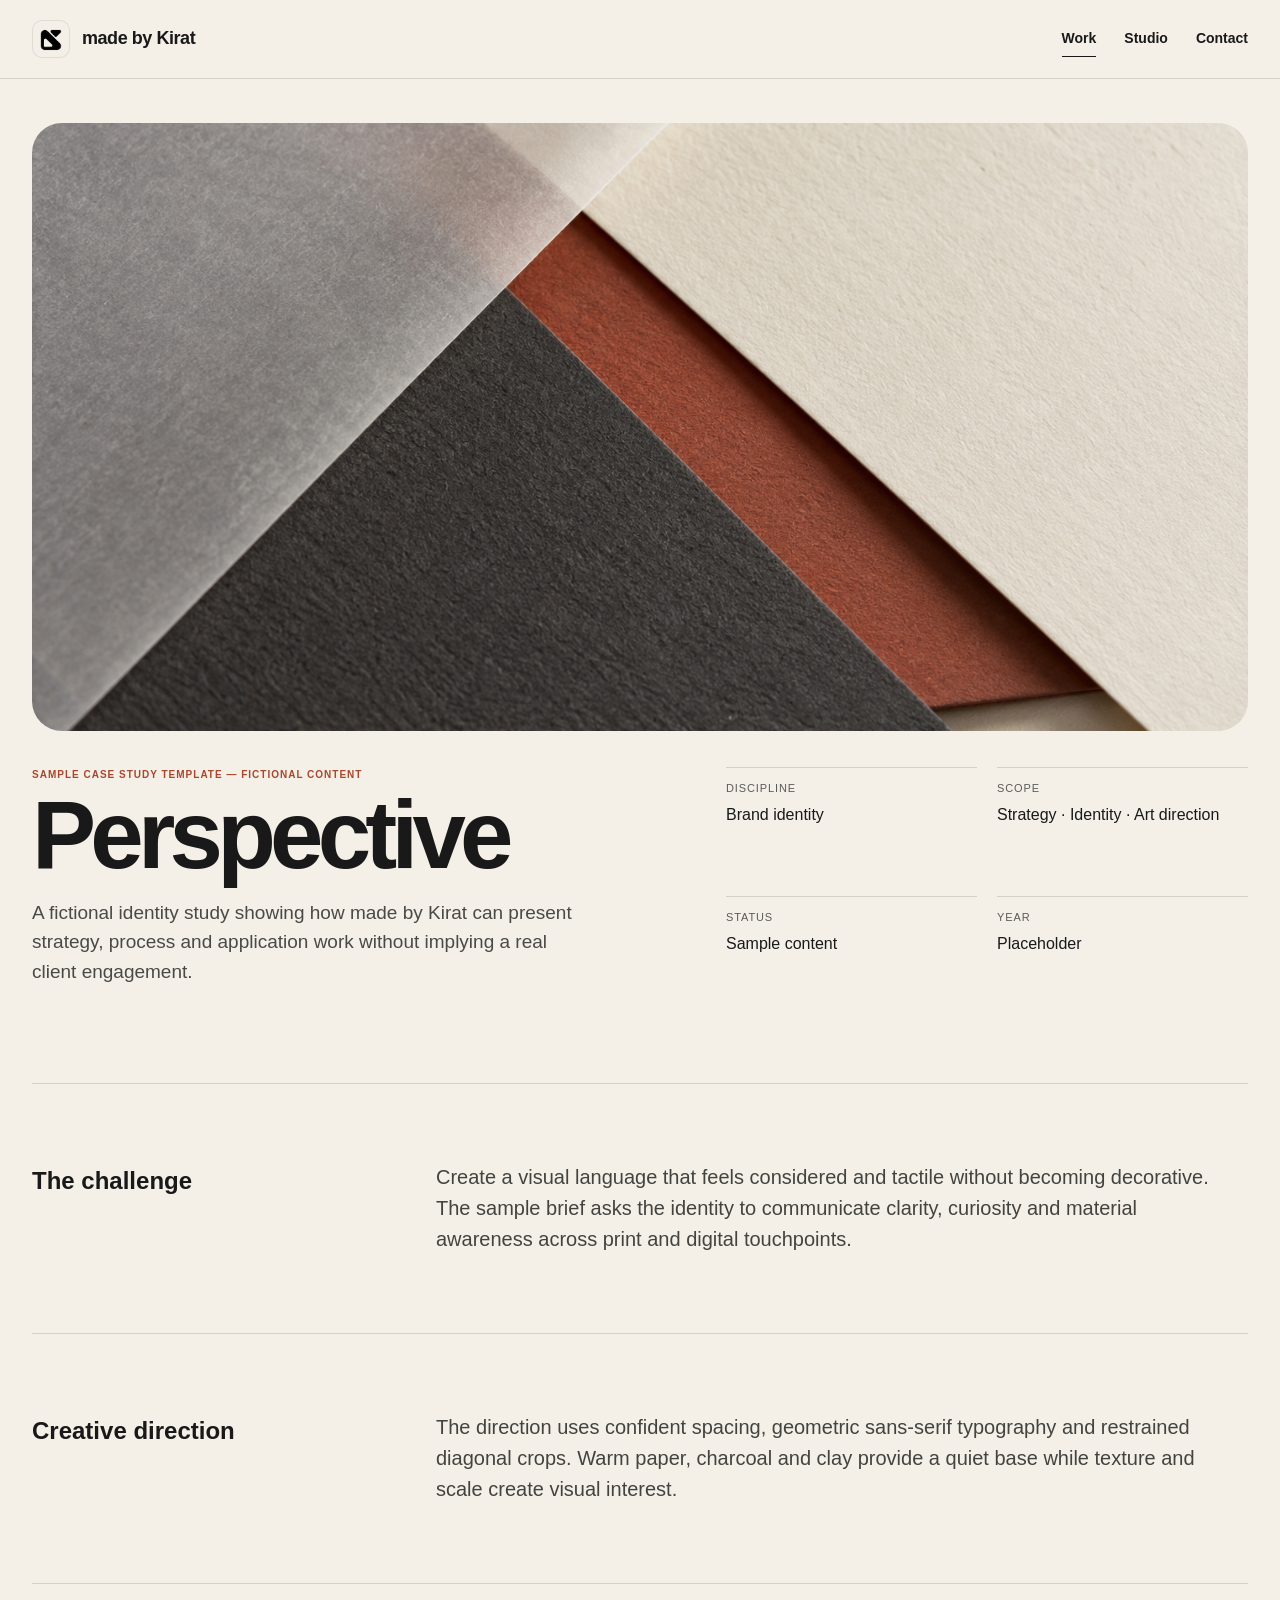
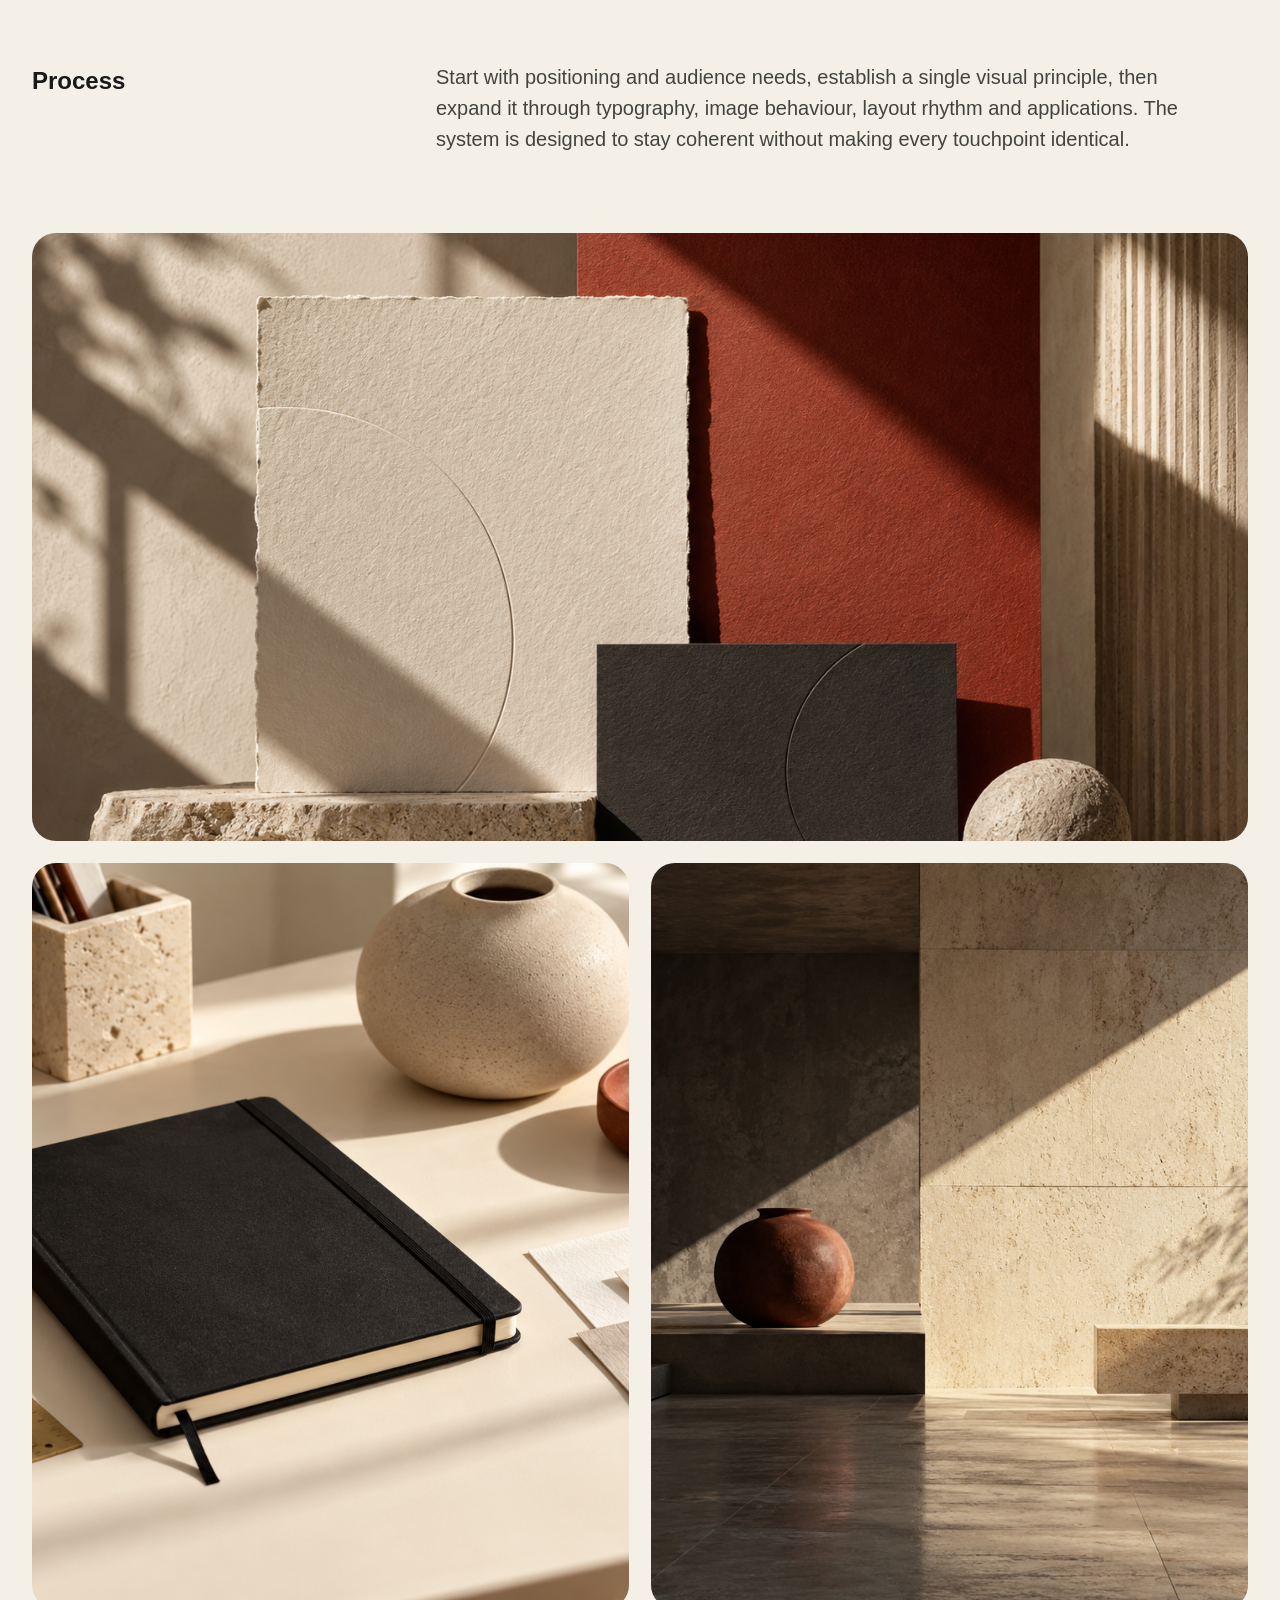
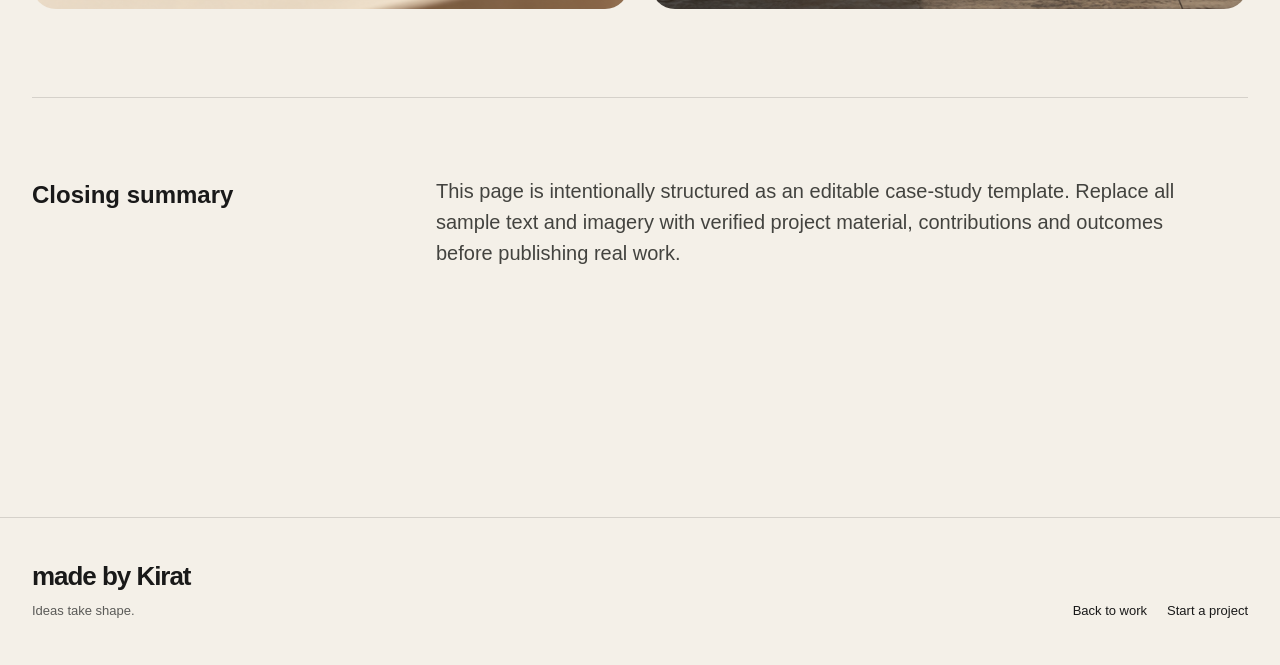
<file: case-study.html>
<!doctype html><html lang="en"><head><meta charset="utf-8"><meta name="viewport" content="width=device-width,initial-scale=1"><meta name="description" content="Sample case study template — made by Kirat"><title>Sample Case Study — made by Kirat</title><link rel="icon" href="assets/favicon.png"><link rel="stylesheet" href="styles.css"></head><body>
<header class="site-header"><div class="wrap nav"><a class="brand" href="index.html"><span class="logo-tile"><img src="assets/logo-symbol.png" alt=""></span><span>made by Kirat</span></a><nav class="nav-links"><a aria-current="page" href="work.html">Work</a><a href="studio.html">Studio</a><a href="contact.html">Contact</a></nav><button class="menu-btn" aria-expanded="false">Menu</button></div></header>
<main><section class="case-hero"><div class="wrap"><div class="case-cover"><img src="assets/project-02.jpg" alt="Sample project cover using layered tactile paper imagery"></div><div class="case-info"><div><span class="sample">Sample case study template — fictional content</span><h1>Perspective</h1><p class="hero-intro">A fictional identity study showing how made by Kirat can present strategy, process and application work without implying a real client engagement.</p></div><div class="case-meta"><div><span>Discipline</span>Brand identity</div><div><span>Scope</span>Strategy · Identity · Art direction</div><div><span>Status</span>Sample content</div><div><span>Year</span>Placeholder</div></div></div><div class="case-section"><h2>The challenge</h2><p>Create a visual language that feels considered and tactile without becoming decorative. The sample brief asks the identity to communicate clarity, curiosity and material awareness across print and digital touchpoints.</p></div><div class="case-section"><h2>Creative direction</h2><p>The direction uses confident spacing, geometric sans-serif typography and restrained diagonal crops. Warm paper, charcoal and clay provide a quiet base while texture and scale create visual interest.</p></div><div class="case-section"><h2>Process</h2><p>Start with positioning and audience needs, establish a single visual principle, then expand it through typography, image behaviour, layout rhythm and applications. The system is designed to stay coherent without making every touchpoint identical.</p></div><div class="case-gallery"><img src="assets/project-04.jpg" alt="Sample case study wide application"><img src="assets/project-03.jpg" alt="Sample case study editorial detail"><img src="assets/project-01.jpg" alt="Sample case study environmental image"></div><div class="case-section"><h2>Closing summary</h2><p>This page is intentionally structured as an editable case-study template. Replace all sample text and imagery with verified project material, contributions and outcomes before publishing real work.</p></div></div></section></main>
<footer class="footer"><div class="wrap footer-grid"><div><div class="footer-brand">made by Kirat</div><p>Ideas take shape.</p></div><div class="footer-links"><a href="work.html">Back to work</a><a href="contact.html">Start a project</a></div></div></footer><script src="script.js"></script></body></html>
</file>
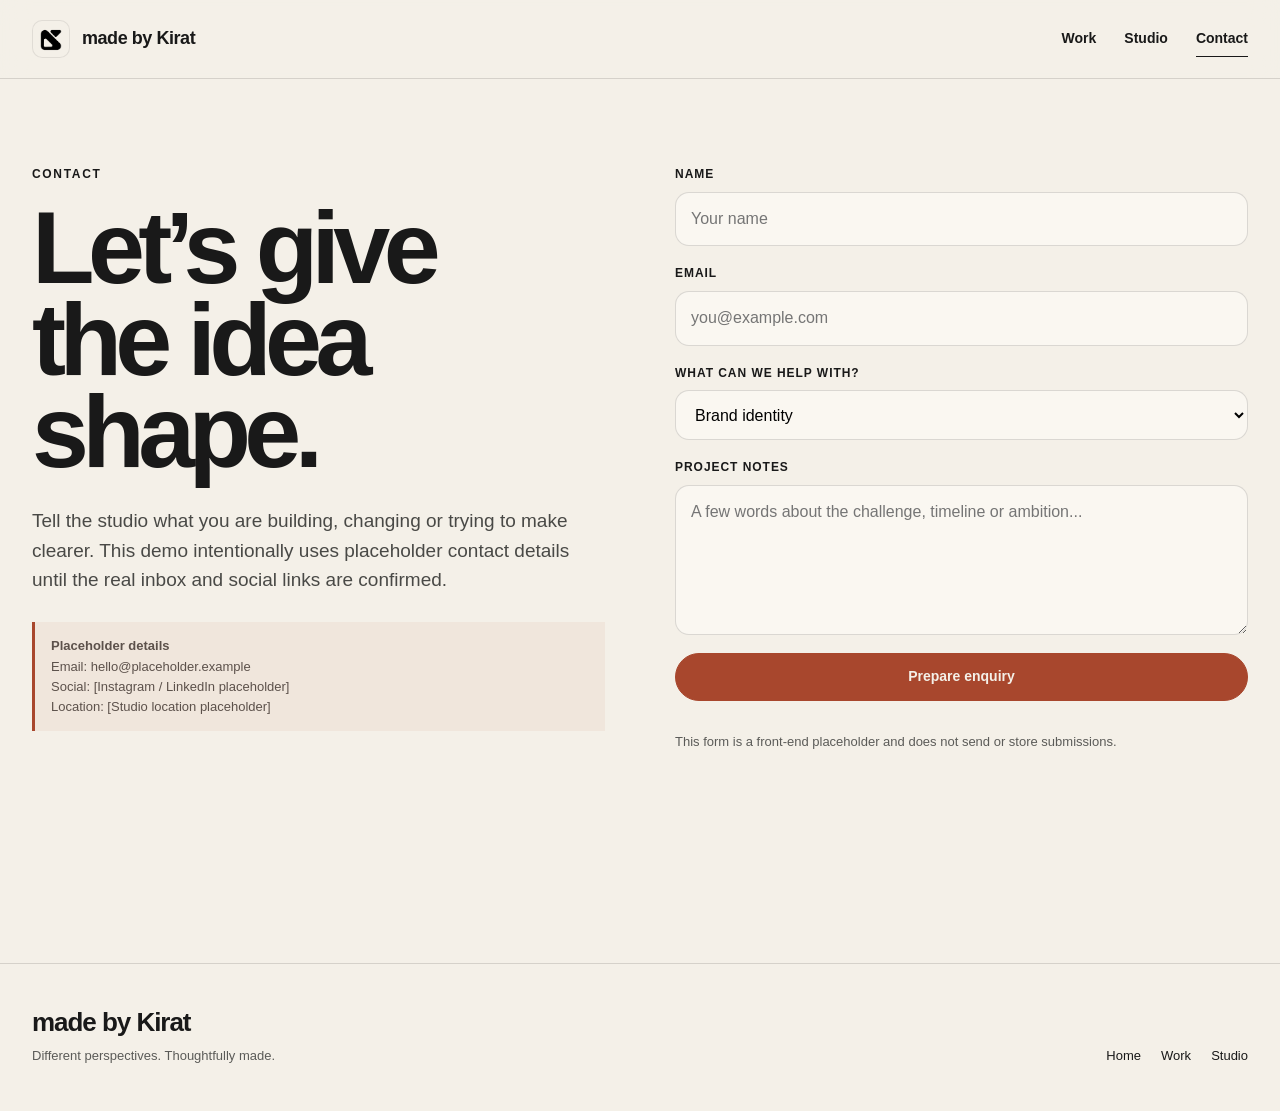
<file: contact.html>
<!doctype html><html lang="en"><head><meta charset="utf-8"><meta name="viewport" content="width=device-width,initial-scale=1"><meta name="description" content="Contact made by Kirat"><title>Contact — made by Kirat</title><link rel="icon" href="assets/favicon.png"><link rel="stylesheet" href="styles.css"></head><body>
<header class="site-header"><div class="wrap nav"><a class="brand" href="index.html"><span class="logo-tile"><img src="assets/logo-symbol.png" alt=""></span><span>made by Kirat</span></a><nav class="nav-links"><a href="work.html">Work</a><a href="studio.html">Studio</a><a aria-current="page" href="contact.html">Contact</a></nav><button class="menu-btn" aria-expanded="false">Menu</button></div></header>
<main><section class="section" style="border-top:0;padding-top:86px"><div class="wrap contact-grid"><div><div class="eyebrow">Contact</div><h1>Let’s give<br>the idea shape.</h1><p class="hero-intro">Tell the studio what you are building, changing or trying to make clearer. This demo intentionally uses placeholder contact details until the real inbox and social links are confirmed.</p><div class="placeholder-note" style="margin-top:28px"><strong>Placeholder details</strong><br>Email: hello@placeholder.example<br>Social: [Instagram / LinkedIn placeholder]<br>Location: [Studio location placeholder]</div></div><form class="form" data-placeholder-form><div class="field"><label for="name">Name</label><input id="name" name="name" autocomplete="name" placeholder="Your name"></div><div class="field"><label for="email">Email</label><input id="email" name="email" type="email" autocomplete="email" placeholder="you@example.com"></div><div class="field"><label for="service">What can we help with?</label><select id="service" name="service"><option>Brand identity</option><option>Graphic design</option><option>Digital experience</option><option>Creative content</option><option>Visual storytelling</option><option>Not sure yet</option></select></div><div class="field"><label for="brief">Project notes</label><textarea id="brief" name="brief" placeholder="A few words about the challenge, timeline or ambition..."></textarea></div><button class="btn btn-clay" type="submit">Prepare enquiry</button><p class="small muted" data-form-note>This form is a front-end placeholder and does not send or store submissions.</p></form></div></section></main>
<footer class="footer"><div class="wrap footer-grid"><div><div class="footer-brand">made by Kirat</div><p>Different perspectives. Thoughtfully made.</p></div><div class="footer-links"><a href="index.html">Home</a><a href="work.html">Work</a><a href="studio.html">Studio</a></div></div></footer><script src="script.js"></script></body></html>
</file>
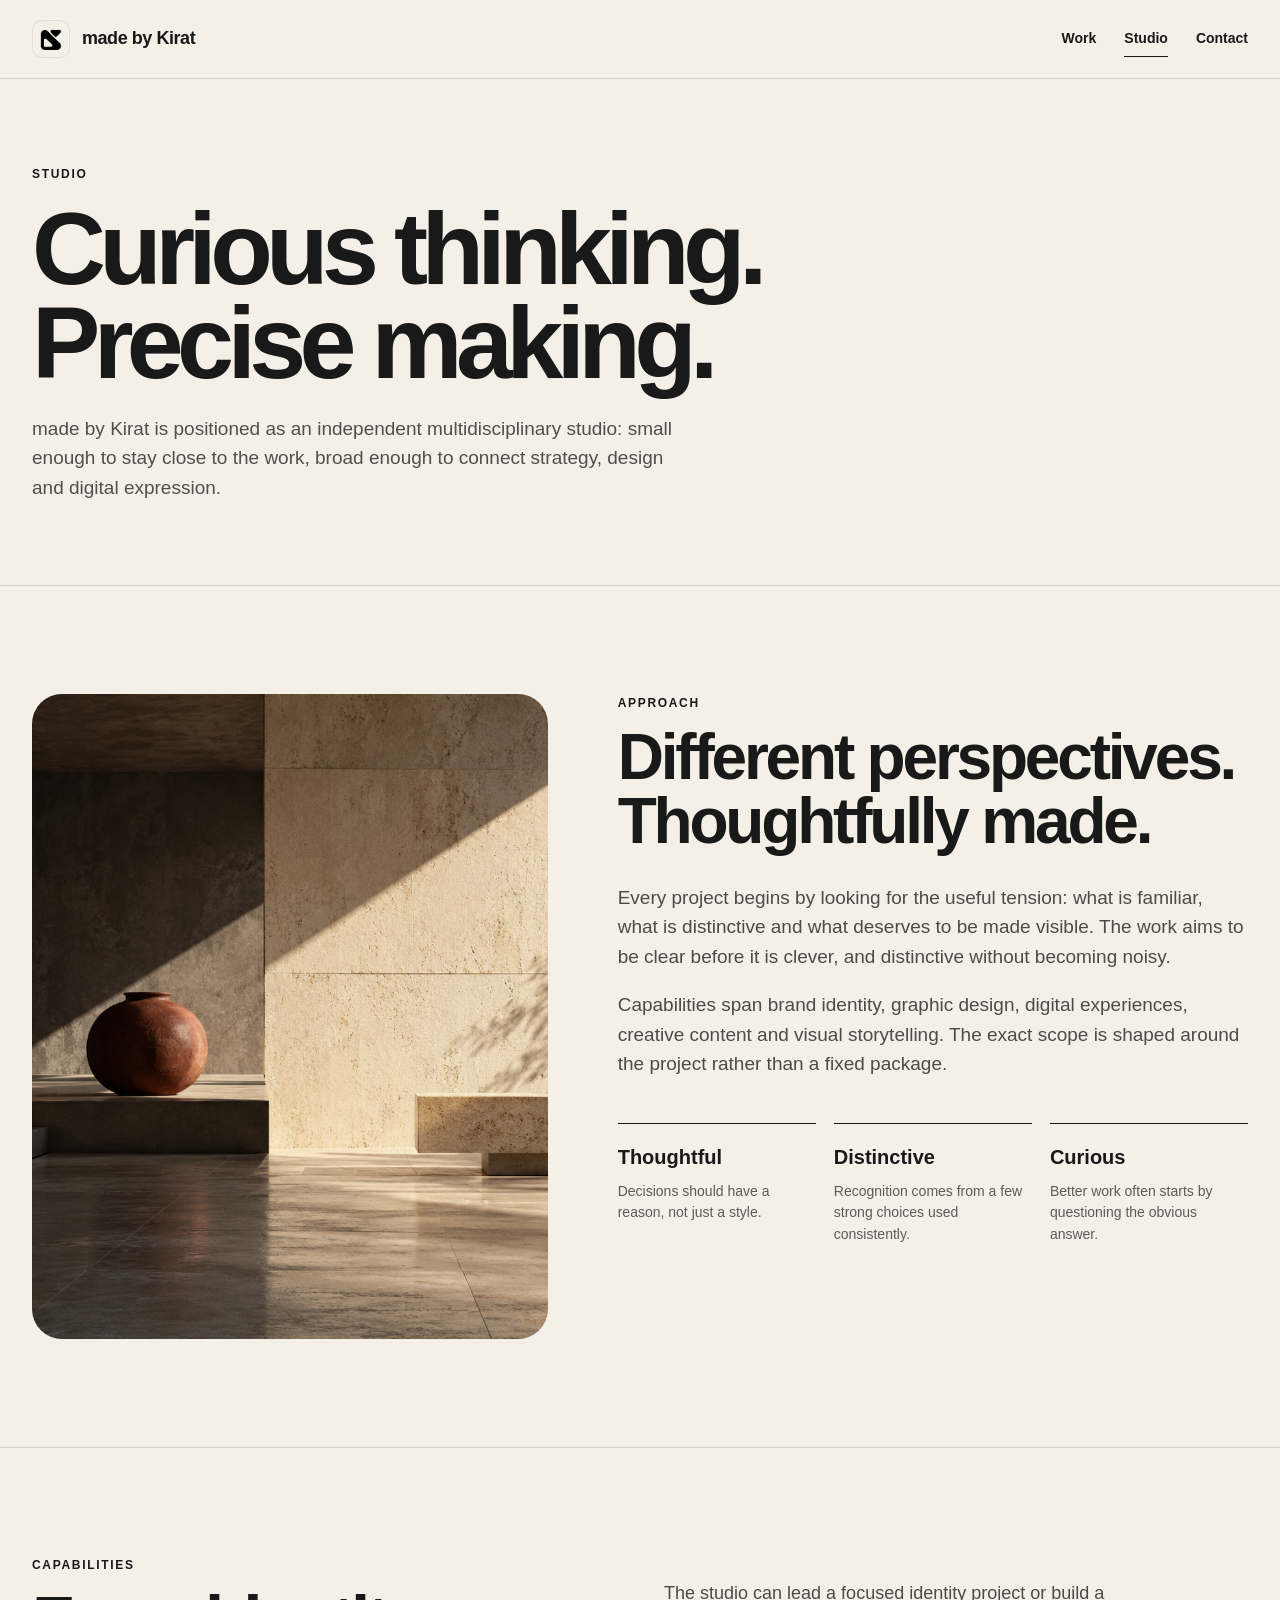
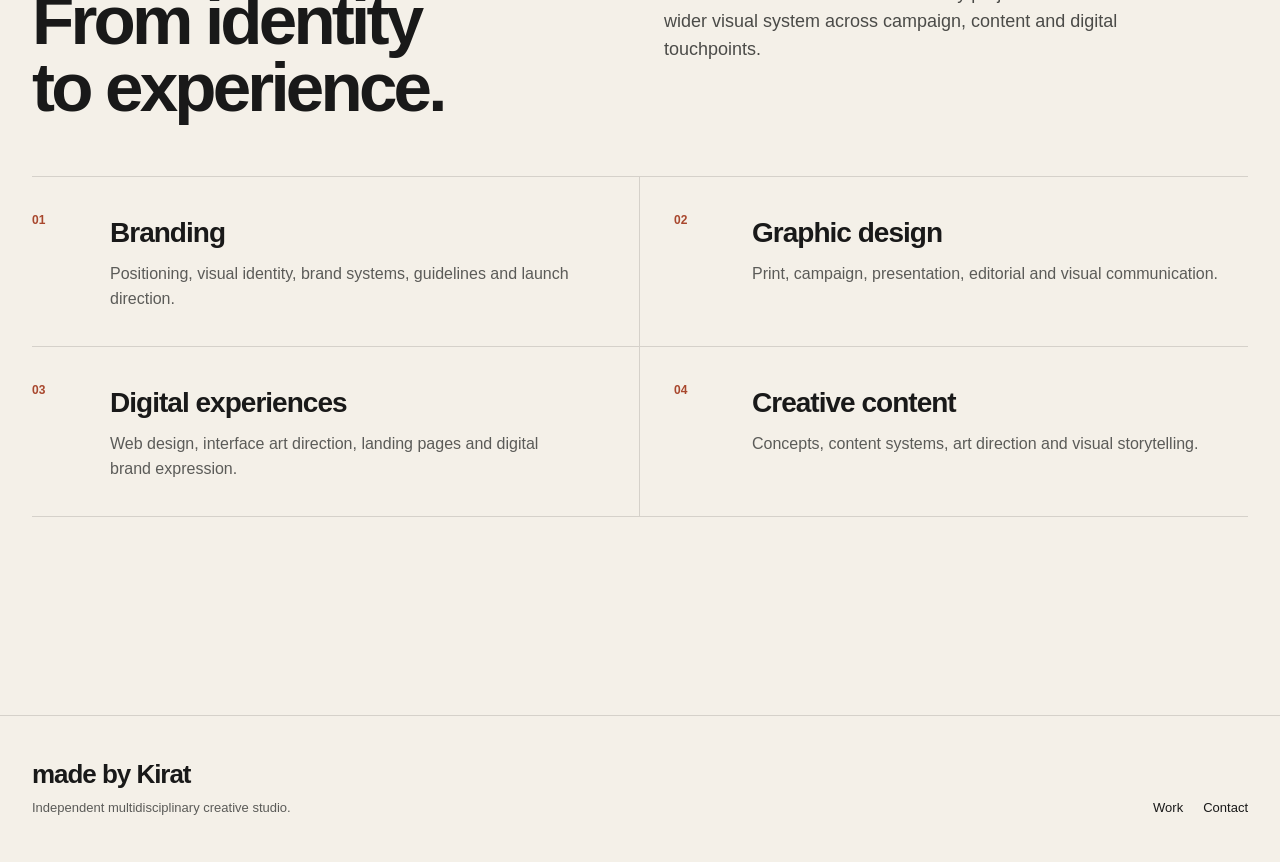
<file: studio.html>
<!doctype html><html lang="en"><head><meta charset="utf-8"><meta name="viewport" content="width=device-width,initial-scale=1"><meta name="description" content="Studio — made by Kirat"><title>Studio — made by Kirat</title><link rel="icon" href="assets/favicon.png"><link rel="stylesheet" href="styles.css"></head><body>
<header class="site-header"><div class="wrap nav"><a class="brand" href="index.html"><span class="logo-tile"><img src="assets/logo-symbol.png" alt=""></span><span>made by Kirat</span></a><nav class="nav-links"><a href="work.html">Work</a><a aria-current="page" href="studio.html">Studio</a><a href="contact.html">Contact</a></nav><button class="menu-btn" aria-expanded="false">Menu</button></div></header>
<main><section class="page-hero"><div class="wrap"><div class="eyebrow">Studio</div><h1>Curious thinking.<br>Precise making.</h1><p>made by Kirat is positioned as an independent multidisciplinary studio: small enough to stay close to the work, broad enough to connect strategy, design and digital expression.</p></div></section><section class="section"><div class="wrap studio-grid"><div class="portrait reveal"><img src="assets/project-01.jpg" alt="Sample studio visual direction"></div><div class="studio-copy"><div class="eyebrow">Approach</div><h2>Different perspectives.<br>Thoughtfully made.</h2><p>Every project begins by looking for the useful tension: what is familiar, what is distinctive and what deserves to be made visible. The work aims to be clear before it is clever, and distinctive without becoming noisy.</p><p>Capabilities span brand identity, graphic design, digital experiences, creative content and visual storytelling. The exact scope is shaped around the project rather than a fixed package.</p><div class="values-grid"><div class="value-card"><h3>Thoughtful</h3><p>Decisions should have a reason, not just a style.</p></div><div class="value-card"><h3>Distinctive</h3><p>Recognition comes from a few strong choices used consistently.</p></div><div class="value-card"><h3>Curious</h3><p>Better work often starts by questioning the obvious answer.</p></div></div></div></div></section><section class="section"><div class="wrap"><div class="section-head"><div><div class="eyebrow">Capabilities</div><h2>From identity<br>to experience.</h2></div><p>The studio can lead a focused identity project or build a wider visual system across campaign, content and digital touchpoints.</p></div><div class="services"><div class="service"><div class="service-num">01</div><div><h3>Branding</h3><p>Positioning, visual identity, brand systems, guidelines and launch direction.</p></div></div><div class="service"><div class="service-num">02</div><div><h3>Graphic design</h3><p>Print, campaign, presentation, editorial and visual communication.</p></div></div><div class="service"><div class="service-num">03</div><div><h3>Digital experiences</h3><p>Web design, interface art direction, landing pages and digital brand expression.</p></div></div><div class="service"><div class="service-num">04</div><div><h3>Creative content</h3><p>Concepts, content systems, art direction and visual storytelling.</p></div></div></div></div></section></main>
<footer class="footer"><div class="wrap footer-grid"><div><div class="footer-brand">made by Kirat</div><p>Independent multidisciplinary creative studio.</p></div><div class="footer-links"><a href="work.html">Work</a><a href="contact.html">Contact</a></div></div></footer><script src="script.js"></script></body></html>
</file>
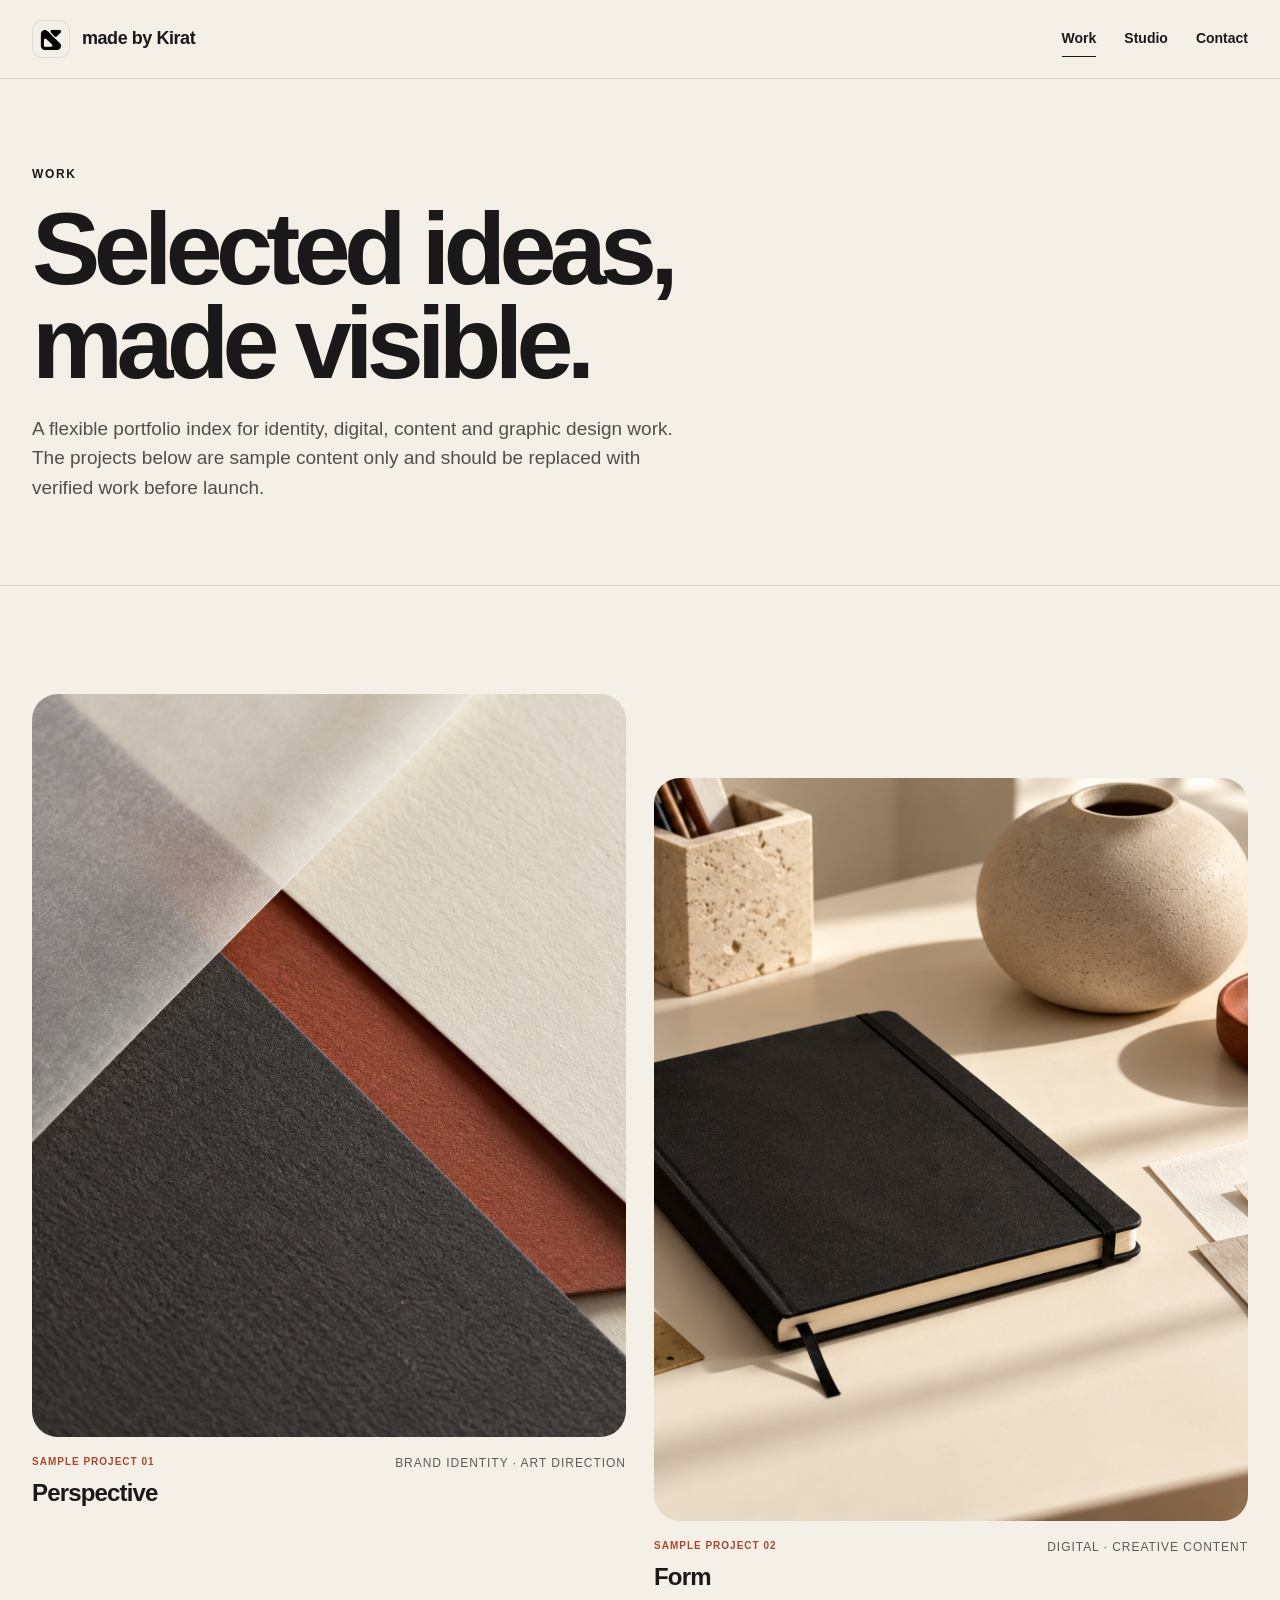
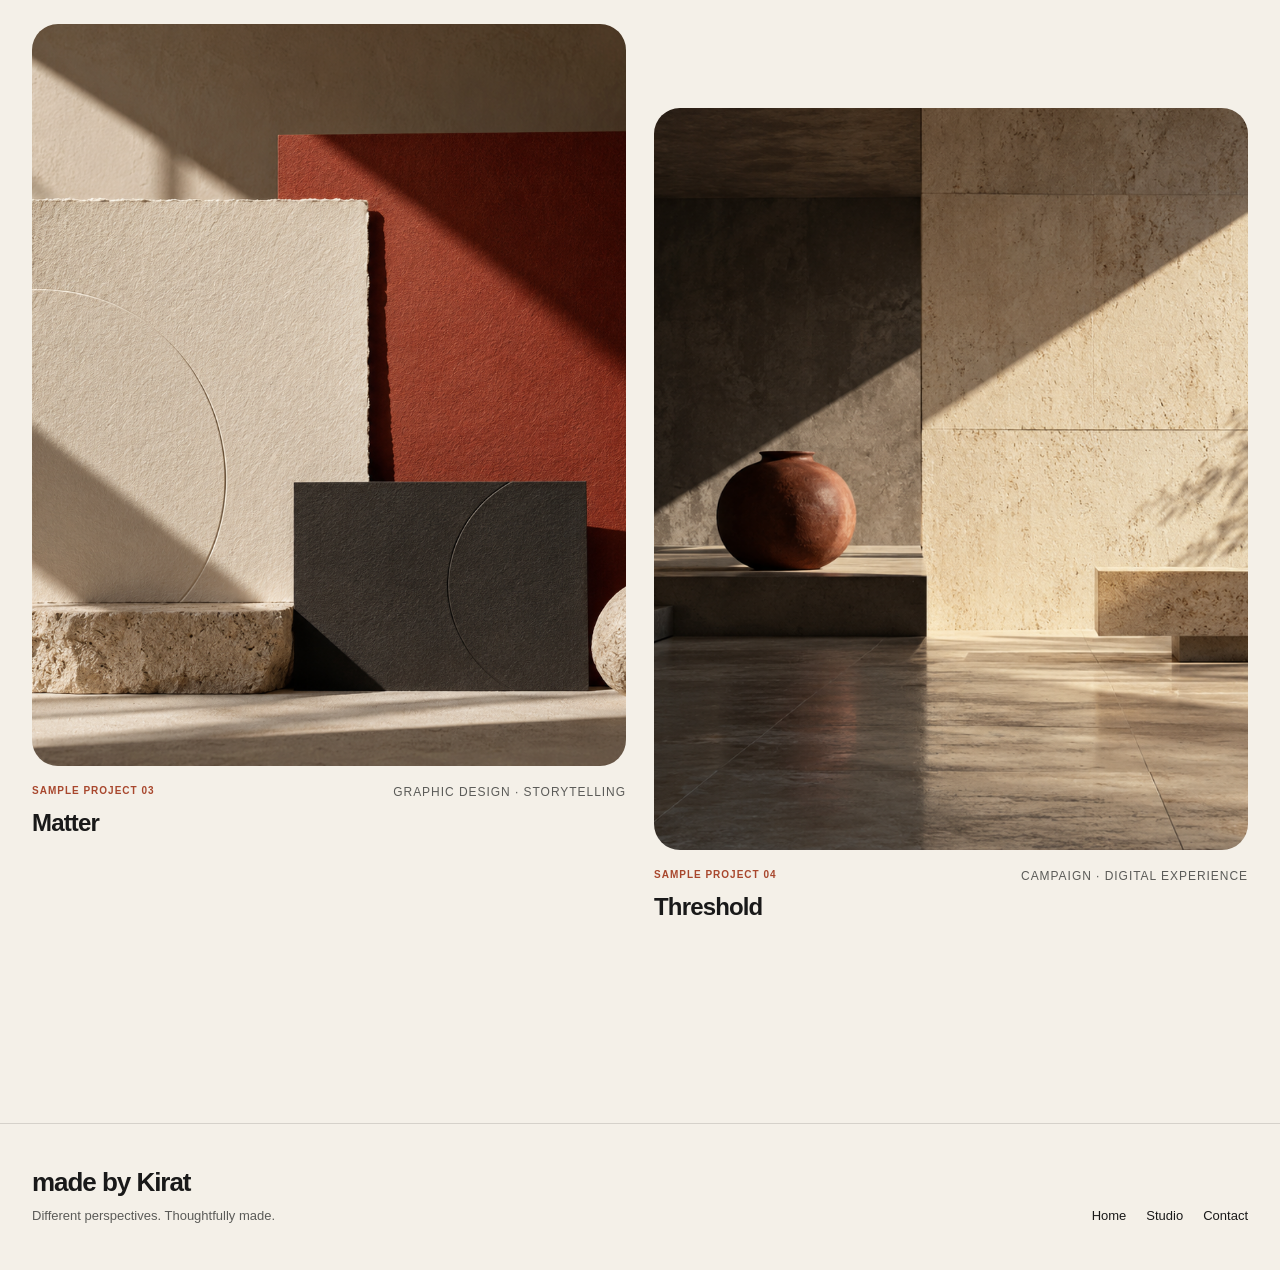
<file: work.html>
<!doctype html><html lang="en"><head><meta charset="utf-8"><meta name="viewport" content="width=device-width,initial-scale=1"><meta name="description" content="Selected work — made by Kirat"><title>Work — made by Kirat</title><link rel="icon" href="assets/favicon.png"><link rel="stylesheet" href="styles.css"></head><body>
<header class="site-header"><div class="wrap nav"><a class="brand" href="index.html"><span class="logo-tile"><img src="assets/logo-symbol.png" alt=""></span><span>made by Kirat</span></a><nav class="nav-links"><a aria-current="page" href="work.html">Work</a><a href="studio.html">Studio</a><a href="contact.html">Contact</a></nav><button class="menu-btn" aria-expanded="false">Menu</button></div></header>
<main><section class="page-hero"><div class="wrap"><div class="eyebrow">Work</div><h1>Selected ideas,<br>made visible.</h1><p>A flexible portfolio index for identity, digital, content and graphic design work. The projects below are sample content only and should be replaced with verified work before launch.</p></div></section><section class="section"><div class="wrap work-list"><a class="project-card reveal" href="case-study.html"><div class="project-media"><img src="assets/project-02.jpg" alt="Sample layered paper study"></div><div class="project-meta"><div><span class="sample">Sample project 01</span><div class="project-title">Perspective</div></div><div class="project-disciplines">Brand identity · Art direction</div></div></a><a class="project-card reveal" href="case-study.html"><div class="project-media"><img src="assets/project-03.jpg" alt="Sample creative desk scene"></div><div class="project-meta"><div><span class="sample">Sample project 02</span><div class="project-title">Form</div></div><div class="project-disciplines">Digital · Creative content</div></div></a><a class="project-card reveal" href="case-study.html"><div class="project-media"><img src="assets/project-04.jpg" alt="Sample tactile editorial still life"></div><div class="project-meta"><div><span class="sample">Sample project 03</span><div class="project-title">Matter</div></div><div class="project-disciplines">Graphic design · Storytelling</div></div></a><a class="project-card reveal" href="case-study.html"><div class="project-media"><img src="assets/project-01.jpg" alt="Sample architectural visual direction"></div><div class="project-meta"><div><span class="sample">Sample project 04</span><div class="project-title">Threshold</div></div><div class="project-disciplines">Campaign · Digital experience</div></div></a></div></section></main>
<footer class="footer"><div class="wrap footer-grid"><div><div class="footer-brand">made by Kirat</div><p>Different perspectives. Thoughtfully made.</p></div><div class="footer-links"><a href="index.html">Home</a><a href="studio.html">Studio</a><a href="contact.html">Contact</a></div></div></footer><script src="script.js"></script></body></html>
</file>
<file: styles.css>
:root{
  --ink:#191919;--paper:#F4F0E8;--clay:#A8472D;--stone:#D7D1C7;--charcoal:#5B5B58;
  --white:#fff;--max:1280px;--radius:26px;--line:rgba(25,25,25,.14);
  --shadow:0 20px 60px rgba(25,25,25,.10);--ease:cubic-bezier(.22,1,.36,1);
  --font:Inter,ui-sans-serif,-apple-system,BlinkMacSystemFont,"Segoe UI",Helvetica,Arial,sans-serif;
}
*{box-sizing:border-box}html{scroll-behavior:smooth}body{margin:0;background:var(--paper);color:var(--ink);font-family:var(--font);font-size:16px;line-height:1.55;-webkit-font-smoothing:antialiased}img{display:block;max-width:100%}a{color:inherit;text-decoration:none}button,input,textarea,select{font:inherit}button{cursor:pointer}.wrap{width:min(var(--max),calc(100% - 64px));margin:auto}.eyebrow{font-size:12px;letter-spacing:.14em;text-transform:uppercase;font-weight:700}.muted{color:var(--charcoal)}.small{font-size:13px}.btn{display:inline-flex;align-items:center;justify-content:center;min-height:48px;padding:0 20px;border:1px solid var(--ink);border-radius:999px;font-size:14px;font-weight:700;transition:.25s var(--ease)}.btn:hover{transform:translateY(-2px);box-shadow:var(--shadow)}.btn-dark{background:var(--ink);color:var(--paper)}.btn-clay{background:var(--clay);color:var(--paper);border-color:var(--clay)}
.site-header{position:sticky;top:0;z-index:50;background:rgba(244,240,232,.92);backdrop-filter:blur(14px);border-bottom:1px solid var(--line)}.nav{height:78px;display:flex;align-items:center;justify-content:space-between;gap:28px}.brand{display:flex;align-items:center;gap:12px;font-size:18px;font-weight:800;letter-spacing:-.025em}.logo-tile{width:38px;height:38px;background:var(--paper);border:1px solid rgba(25,25,25,.09);border-radius:10px;padding:5px;display:grid;place-items:center;flex:0 0 auto}.logo-tile img{width:100%;height:100%;object-fit:contain}.nav-links{display:flex;gap:28px;align-items:center;font-size:14px;font-weight:650}.nav-links a{position:relative;padding:8px 0}.nav-links a::after{content:"";position:absolute;left:0;bottom:1px;width:100%;height:1px;background:var(--ink);transform:scaleX(0);transform-origin:left;transition:.25s var(--ease)}.nav-links a:hover::after,.nav-links a[aria-current="page"]::after{transform:scaleX(1)}.menu-btn{display:none;border:0;background:transparent;font-size:15px;font-weight:700}
.hero{padding:78px 0 38px}.hero-grid{display:grid;grid-template-columns:1.05fr .95fr;gap:56px;align-items:end}.hero h1{font-size:clamp(72px,9vw,142px);line-height:.88;letter-spacing:-.075em;margin:18px 0 32px;font-weight:730;max-width:850px}.hero h1 .clay{color:var(--clay)}.hero-intro{max-width:560px;font-size:19px;color:#494946}.hero-actions{display:flex;gap:12px;flex-wrap:wrap;margin-top:30px}.hero-image{position:relative;overflow:hidden;border-radius:34px;aspect-ratio:4/5;background:#ddd}.hero-image img{width:100%;height:100%;object-fit:cover}.hero-image::after{content:"";position:absolute;left:-10%;bottom:18%;width:65%;height:22%;background:rgba(244,240,232,.92);clip-path:polygon(0 0,100% 0,78% 100%,0 100%)}.hero-card{position:absolute;right:22px;bottom:22px;z-index:2;background:var(--paper);padding:18px 20px;border-radius:18px;max-width:240px;box-shadow:var(--shadow)}
.section{padding:108px 0;border-top:1px solid var(--line)}.section-head{display:grid;grid-template-columns:1fr 1fr;gap:48px;align-items:start;margin-bottom:54px}.section-head h2{font-size:clamp(44px,5.4vw,78px);line-height:.98;letter-spacing:-.055em;margin:12px 0 0}.section-head p{max-width:480px;font-size:18px;color:#4b4b48;margin:24px 0 0}.intro-strip{display:grid;grid-template-columns:repeat(5,1fr);gap:1px;background:var(--line);border:1px solid var(--line)}.intro-strip div{background:var(--paper);padding:22px}.intro-strip strong{display:block;margin-bottom:5px;font-size:15px}
.project-grid{display:grid;grid-template-columns:1.2fr .8fr;gap:24px}.project-card{display:block}.project-card:nth-child(3){grid-column:1/-1;display:grid;grid-template-columns:.78fr 1.22fr;gap:24px;align-items:end}.project-media{overflow:hidden;border-radius:26px;background:#ddd;aspect-ratio:4/3}.project-card:first-child .project-media{aspect-ratio:5/4}.project-card:nth-child(2) .project-media{aspect-ratio:4/5}.project-card:nth-child(3) .project-media{aspect-ratio:16/9}.project-media img{width:100%;height:100%;object-fit:cover;transition:transform .65s var(--ease)}.project-card:hover .project-media img{transform:scale(1.025)}.project-meta{padding-top:17px;display:flex;justify-content:space-between;gap:24px}.project-title{font-size:24px;font-weight:750;letter-spacing:-.035em}.project-disciplines{font-size:12px;text-transform:uppercase;letter-spacing:.08em;color:var(--charcoal);text-align:right}.sample{font-size:10px;text-transform:uppercase;letter-spacing:.1em;color:var(--clay);font-weight:800;display:block;margin-bottom:5px}
.services{display:grid;grid-template-columns:repeat(2,1fr);border-top:1px solid var(--line)}.service{padding:34px 0;border-bottom:1px solid var(--line);display:grid;grid-template-columns:58px 1fr;gap:20px}.service:nth-child(odd){padding-right:34px;border-right:1px solid var(--line)}.service:nth-child(even){padding-left:34px}.service-num{font-size:12px;color:var(--clay);font-weight:800}.service h3{font-size:28px;letter-spacing:-.035em;margin:0 0 8px}.service p{margin:0;color:var(--charcoal);max-width:470px}
.contact-panel{background:var(--ink);color:var(--paper);border-radius:34px;padding:58px;position:relative;overflow:hidden}.contact-panel::after{content:"";position:absolute;width:390px;height:390px;background:var(--clay);right:-150px;top:-170px;clip-path:polygon(50% 0,100% 100%,0 100%);opacity:.96}.contact-panel h2{font-size:clamp(48px,7vw,96px);line-height:.95;letter-spacing:-.06em;margin:18px 0 26px;max-width:900px}.contact-panel p{max-width:520px;color:#d4d0c8;font-size:17px}.contact-panel .btn{border-color:var(--paper);color:var(--paper);margin-top:22px;position:relative;z-index:2}
.dark-section{background:var(--ink);color:var(--paper);padding:105px 0}.dark-section .section-head p{color:#c8c5bd}.dark-section .logo-tile{background:var(--paper)}.logo-demo{display:grid;grid-template-columns:1fr 1fr;gap:18px}.logo-box{min-height:240px;border:1px solid rgba(244,240,232,.18);border-radius:24px;display:flex;align-items:center;justify-content:center;padding:34px}.lockup{display:flex;align-items:center;gap:18px}.lockup .logo-tile{width:82px;height:82px;border-radius:18px;padding:10px}.lockup .word{font-size:36px;font-weight:750;letter-spacing:-.045em}.on-light{background:var(--paper);color:var(--ink);border-color:rgba(244,240,232,.18)}
.page-hero{padding:86px 0 64px}.page-hero h1{font-size:clamp(64px,8vw,120px);line-height:.92;letter-spacing:-.065em;margin:18px 0 24px}.page-hero p{font-size:19px;max-width:650px;color:#4f4f4b}.work-list{display:grid;grid-template-columns:1fr 1fr;gap:28px}.work-list .project-card:nth-child(3){grid-column:auto;display:block}.work-list .project-card:nth-child(2n){margin-top:84px}.work-list .project-card .project-media{aspect-ratio:4/5}.case-hero{padding:44px 0 80px}.case-cover{border-radius:30px;overflow:hidden;aspect-ratio:16/8;background:#ddd}.case-cover img{width:100%;height:100%;object-fit:cover}.case-info{display:grid;grid-template-columns:1.1fr .9fr;gap:56px;padding:36px 0 78px}.case-info h1{font-size:clamp(58px,7.5vw,106px);line-height:.92;letter-spacing:-.06em;margin:8px 0}.case-meta{display:grid;grid-template-columns:1fr 1fr;gap:20px}.case-meta div{border-top:1px solid var(--line);padding-top:12px}.case-meta span{display:block;font-size:11px;text-transform:uppercase;letter-spacing:.08em;color:var(--charcoal);margin-bottom:6px}.case-section{display:grid;grid-template-columns:.6fr 1.4fr;gap:56px;padding:78px 0;border-top:1px solid var(--line)}.case-section h2{font-size:24px;margin:0}.case-section p{font-size:20px;max-width:780px;margin:0;color:#43433f}.case-gallery{display:grid;grid-template-columns:1fr 1fr;gap:22px;padding-bottom:88px}.case-gallery img{width:100%;height:100%;object-fit:cover;border-radius:24px}.case-gallery img:first-child{grid-column:1/-1;aspect-ratio:16/8}.case-gallery img:not(:first-child){aspect-ratio:4/5}
.studio-grid{display:grid;grid-template-columns:.9fr 1.1fr;gap:70px;align-items:start}.studio-grid .portrait{border-radius:30px;overflow:hidden;aspect-ratio:4/5}.studio-grid .portrait img{width:100%;height:100%;object-fit:cover}.studio-copy h2{font-size:clamp(46px,5vw,74px);line-height:1;letter-spacing:-.05em;margin:12px 0 30px}.studio-copy p{font-size:19px;color:#4b4b47}.values-grid{display:grid;grid-template-columns:repeat(3,1fr);gap:18px;margin-top:44px}.value-card{border-top:1px solid var(--ink);padding-top:18px}.value-card h3{font-size:20px;margin:0 0 8px}.value-card p{font-size:14px;margin:0;color:var(--charcoal)}
.contact-grid{display:grid;grid-template-columns:1fr 1fr;gap:70px;align-items:start}.contact-grid h1{font-size:clamp(64px,8vw,116px);line-height:.9;letter-spacing:-.065em;margin:18px 0 28px}.form{display:grid;gap:18px}.field{display:grid;gap:8px}.field label{font-size:12px;text-transform:uppercase;letter-spacing:.08em;font-weight:800}.field input,.field textarea,.field select{border:1px solid var(--line);background:#faf7f1;border-radius:14px;padding:14px 15px;min-height:50px}.field textarea{min-height:150px;resize:vertical}.placeholder-note{padding:14px 16px;border-left:3px solid var(--clay);background:rgba(168,71,45,.06);font-size:13px;color:#5c514b}
.footer{padding:38px 0 44px;border-top:1px solid var(--line);margin-top:90px}.footer-grid{display:flex;justify-content:space-between;align-items:flex-end;gap:28px}.footer-brand{font-size:26px;font-weight:800;letter-spacing:-.04em}.footer p{margin:4px 0 0;color:var(--charcoal);font-size:13px}.footer-links{display:flex;gap:20px;font-size:13px}.reveal{opacity:0;transform:translateY(16px);transition:opacity .6s var(--ease),transform .6s var(--ease)}.reveal.is-visible{opacity:1;transform:none}
@media (max-width:900px){.wrap{width:min(100% - 36px,var(--max))}.nav-links{display:none;position:absolute;top:78px;left:0;right:0;background:var(--paper);padding:18px 24px 28px;border-bottom:1px solid var(--line);flex-direction:column;align-items:flex-start}.nav-links.open{display:flex}.menu-btn{display:block}.hero-grid,.section-head,.studio-grid,.contact-grid,.case-info,.case-section{grid-template-columns:1fr}.hero{padding-top:52px}.hero h1{font-size:clamp(70px,17vw,110px)}.hero-image{aspect-ratio:16/11}.section{padding:80px 0}.intro-strip{grid-template-columns:1fr 1fr}.project-grid,.work-list{grid-template-columns:1fr}.project-card:nth-child(3){display:block;grid-column:auto}.project-card:nth-child(2n){margin-top:0}.project-card .project-media,.project-card:nth-child(2) .project-media,.project-card:nth-child(3) .project-media{aspect-ratio:4/3}.services{grid-template-columns:1fr}.service:nth-child(odd),.service:nth-child(even){padding:28px 0;border-right:0}.logo-demo{grid-template-columns:1fr}.case-gallery{grid-template-columns:1fr}.case-gallery img:first-child{grid-column:auto}.case-gallery img,.case-gallery img:first-child,.case-gallery img:not(:first-child){aspect-ratio:4/3}.values-grid{grid-template-columns:1fr}.contact-panel{padding:40px 28px}.footer-grid{align-items:flex-start;flex-direction:column}.footer-links{flex-wrap:wrap}}
@media (max-width:560px){.wrap{width:calc(100% - 28px)}.nav{height:70px}.nav-links{top:70px}.brand{font-size:16px}.logo-tile{width:34px;height:34px}.hero{padding-top:34px}.hero h1{font-size:18vw;margin-top:12px}.hero-intro{font-size:16px}.hero-image{aspect-ratio:4/5}.hero-card{right:12px;bottom:12px;max-width:190px;padding:13px 14px}.intro-strip{grid-template-columns:1fr}.section{padding:64px 0}.section-head{gap:10px;margin-bottom:34px}.section-head h2{font-size:46px}.section-head p{font-size:16px}.project-title{font-size:21px}.project-meta{display:block}.project-disciplines{text-align:left;margin-top:4px}.service{grid-template-columns:40px 1fr}.service h3{font-size:24px}.contact-panel{border-radius:24px}.contact-panel::after{width:260px;height:260px}.page-hero{padding:54px 0 36px}.page-hero h1{font-size:18vw}.case-info{padding-bottom:54px}.case-section{padding:52px 0;gap:16px}.case-section p{font-size:17px}.footer{margin-top:60px}}
@media (prefers-reduced-motion:reduce){html{scroll-behavior:auto}.reveal{opacity:1;transform:none;transition:none}.project-media img,.btn{transition:none}}
</file>
